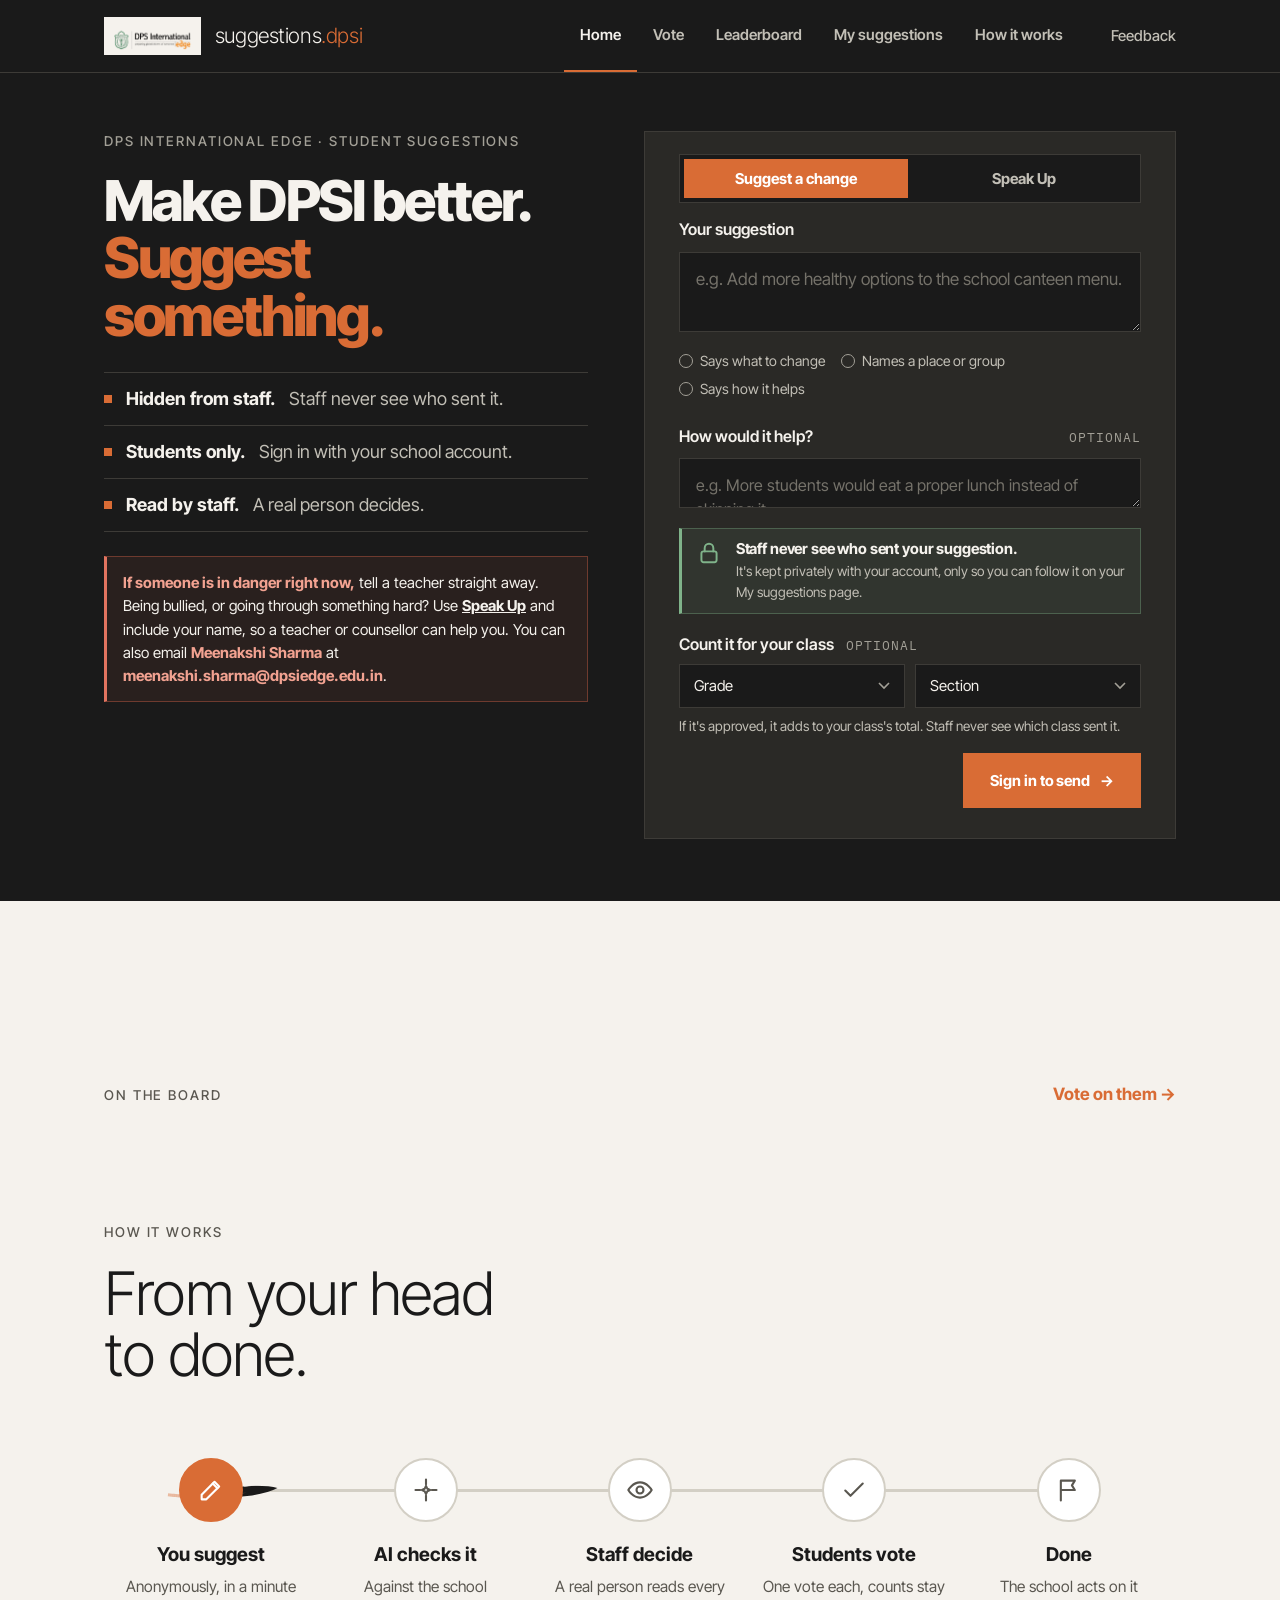
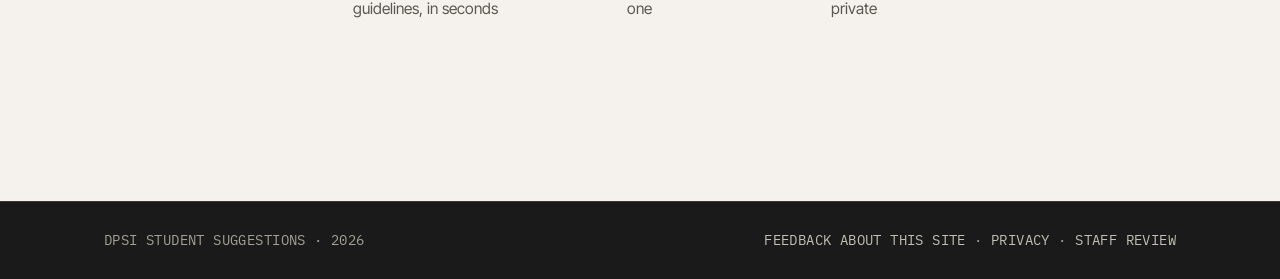
<file: frontend/index.html>
<!doctype html>
<html lang="en">
<head>
  <meta charset="utf-8">
  <meta name="viewport" content="width=device-width, initial-scale=1">
  <title>DPSI School Suggestions</title>
  <meta name="description" content="Suggest changes to DPS International Edge anonymously, and vote for the ones you want.">
  <link rel="icon" href="logo.png">
  <link rel="preconnect" href="https://fonts.googleapis.com">
  <link rel="preconnect" href="https://fonts.gstatic.com" crossorigin>
  <link rel="stylesheet" href="https://fonts.googleapis.com/css2?family=Inter+Tight:wght@300;400;500;600;700;800&family=IBM+Plex+Mono:wght@400;500&display=swap">
  <link rel="stylesheet" href="style.css?v=47">
</head>
<body>
  <a class="skip" href="#suggestion">Skip to the suggestion box</a>
  <header class="nav">
    <div class="wrap nav-inner">
      <a class="brand" href="index.html" aria-label="DPSI School Suggestions, home">
        <span class="brand-plate"><img src="logo.png" alt="DPS International Edge"></span>
        <span class="brand-name">suggestions<span class="accent">.dpsi</span></span>
      </a>
      <nav class="nav-links" aria-label="Pages">
        <a href="index.html" aria-current="page">Home</a>
        <a href="vote.html">Vote</a>
        <a href="leaderboard.html">Leaderboard</a>
        <a href="mine.html">My suggestions</a>
        <a href="how.html">How it works</a>
      </nav>
      <div class="nav-actions">
        <a id="staff-link" class="staff-btn" href="staff.html" hidden>Staff pages</a>
        <a class="link-btn" href="feedback.html">Feedback</a>
        <span id="who" class="who" hidden></span>
        <button id="signin" class="link-btn" type="button" hidden>Sign in</button>
        <button id="signout" class="link-btn" type="button" hidden>Sign out</button>
      </div>
    </div>
  </header>

  <main>
    <section class="band band-dark home home-suggest home-first">
      <div class="wrap home-grid" id="boxes">
        <div class="home-copy">
          <p class="eyebrow">DPS International Edge · Student suggestions</p>
          <h1 class="headline headline-md">Make DPSI better.<br><span class="accent suggest-only">Suggest something.</span><span class="accent speak-only">Speak up safely.</span></h1>
          <ul class="promise speak-only">
            <li><b>Anonymous.</b> <span>Not linked to your account at all.</span></li>
            <li><b>Only staff read it.</b> <span>Never shown to students.</span></li>
            <li><b>Your choice.</b> <span>Add your name if it's about you.</span></li>
          </ul>
          <ul class="promise suggest-only">
            <li><b>Hidden from staff.</b> <span>Staff never see who sent it.</span></li>
            <li><b>Students only.</b> <span>Sign in with your school account.</span></li>
            <li><b>Read by staff.</b> <span>A real person decides.</span></li>
          </ul>
          <!-- Live preview: replaces the promises above while the student
               types, showing the card exactly as the Vote page will. -->
          <article id="preview" class="s-card preview-card suggest-only" hidden>
            <div class="s-meta">
              <span class="s-meta-left"><span class="preview-badge mono">Preview</span><span class="s-cat">How it will look</span></span>
              <span class="mono s-date" id="preview-date"></span>
            </div>
            <p class="s-text" id="preview-text"></p>
            <p class="s-why" id="preview-why" hidden><span class="mono">Why it helps</span><span id="preview-benefit"></span></p>
            <div class="s-foot"><span class="mono">On the Vote page once staff approve it</span><button class="vote" type="button" tabindex="-1" disabled>Vote</button></div>
          </article>
          <p class="not-for">
            <b>If someone is in danger right now,</b> tell a teacher straight
            away. Being bullied, or going through something hard? Use
            <a href="#speak-up" class="to-speak-up">Speak Up</a> and include your
            name, so a teacher or counsellor can help you.
            <!-- Must match HELP in boxes.js. -->
            You can also email <b>Meenakshi Sharma</b> at <b>meenakshi.sharma@dpsiedge.edu.in</b>.
          </p>
        </div>

        <article class="panel panel-dark compose" id="suggest">
          <!-- Two boxes: suggestions (submit.js) and Speak Up (speakup.js). -->
          <div class="box-tabs" role="tablist" aria-label="Choose a box">
            <button type="button" role="tab" id="tab-suggest" aria-controls="submit-form" aria-selected="true">Suggest a change</button>
            <button type="button" role="tab" id="tab-speak" aria-controls="report-form" aria-selected="false">Speak Up</button>
          </div>
          <!-- Above the form, where the student is already looking: both the
               "checking..." message and the result appear here. -->
          <div id="result" class="notice suggest-only" role="status" hidden></div>
          <form id="submit-form" class="form suggest-only" role="tabpanel" aria-labelledby="tab-suggest">
            <label for="suggestion" class="field-label">Your suggestion</label>
            <textarea id="suggestion" maxlength="2000" rows="3" required
              placeholder="e.g. Add more healthy options to the school canteen menu."></textarea>
            <ul class="tips" id="tips" aria-label="Tips for a clear suggestion">
              <li data-tip="what">Says what to change</li>
              <li data-tip="where">Names a place or group</li>
              <li data-tip="why">Says how it helps</li>
            </ul>

            <label for="benefit" class="field-label">
              How would it help? <span class="opt">Optional</span>
            </label>
            <textarea id="benefit" class="short-box" maxlength="1000" rows="2"
              placeholder="e.g. More students would eat a proper lunch instead of skipping it."></textarea>

            <!-- Linked privately to the account so the student can follow it.
                 Staff never see the link. -->
            <div class="anon-always">
              <svg class="anon-lock" viewBox="0 0 24 24" aria-hidden="true">
                <rect x="5" y="10.5" width="14" height="10" rx="2"></rect>
                <path d="M8 10.5V7.5a4 4 0 0 1 8 0v3"></path>
              </svg>
              <div>
                <p class="anon-always-main">Staff never see who sent your suggestion.</p>
                <p class="anon-always-sub">It's kept privately with your account, only so you can follow it on your My suggestions page.</p>
              </div>
            </div>

            <!-- Optional: count it for a grade and section. Staff never see it
                 on the suggestion; only monthly class totals are shown. -->
            <fieldset class="class-pick">
              <legend class="field-label">Count it for your class <span class="opt">Optional</span></legend>
              <div class="class-selects">
                <select id="grade" aria-label="Grade">
                  <option value="">Grade</option>
                  <option>MYP 1</option><option>MYP 2</option><option>MYP 3</option><option>MYP 4</option><option>MYP 5</option>
                  <option>DP 1</option><option>DP 2</option><option>CP 1</option><option>CP 2</option>
                </select>
                <select id="section" aria-label="Section">
                  <option value="">Section</option>
                  <option>A</option><option>B</option><option>C</option><option>D</option><option>E</option>
                </select>
              </div>
              <p class="class-note" id="class-note">If it's approved, it adds to your class's total. Staff never see which class sent it.</p>
            </fieldset>

            <div class="form-foot">
              <span id="counter" class="mono counter" aria-live="polite"></span>
              <button id="send" type="submit" class="btn btn-primary">
                <span class="btn-label">Sign in to send</span>
                <span aria-hidden="true">→</span>
              </button>
            </div>
          </form>
          <p id="signed-as" class="mono form-note suggest-only"></p>

          <!-- Speak Up: tell teachers about something wrong
               (docs/setup-speak-up.sql). Anonymous unless "Include my name". -->
          <div id="report-result" class="notice speak-only" role="status" hidden></div>
          <form id="report-form" class="form speak-only" role="tabpanel" aria-labelledby="tab-speak">
            <label for="report" class="field-label">What happened?</label>
            <textarea id="report" maxlength="2000" rows="4" required
              placeholder="e.g. I saw someone..."></textarea>

            <label for="place" class="field-label">
              Where and when? <span class="opt">Optional</span>
            </label>
            <input id="place" class="short-box" type="text" maxlength="300" autocomplete="off"
              placeholder="e.g. During breakfast in the dining hall">

            <div class="anon-choice">
              <label class="anon-toggle" for="named">
                <input type="checkbox" id="named">
                <span class="anon-switch" aria-hidden="true"></span>
                <span><b>Include my name</b> <span class="opt">Optional</span></span>
              </label>
              <div id="named-off" class="anon-note">
                Off: completely anonymous. It isn't linked to your account at
                all, so nobody can find out it was you, and teachers can't reply.
              </div>
              <div id="named-on" class="anon-note anon-warning" hidden>
                <b>The teacher who reads it will see your name and email,</b> so
                they can talk to you. Use this if it's about you, like bullying.
              </div>
            </div>

            <div class="form-foot">
              <span id="report-counter" class="mono counter" aria-live="polite"></span>
              <button id="report-send" type="submit" class="btn btn-primary">
                <span class="btn-label">Sign in to send</span>
                <span aria-hidden="true">→</span>
              </button>
            </div>
          </form>
        </article>
      </div>
    </section>

    <!-- Second screen: a reel of suggestions on the board, then the journey
         of a suggestion (a jet flies from stop to stop). -->
    <section class="band band-cream journey-band home-second">
      <div class="wrap">
        <div class="reel-block" id="reel-block">
          <div class="reel-head">
            <p class="eyebrow" id="reel-label">On the board</p>
            <a class="reel-more" href="vote.html">Vote on them <span aria-hidden="true">→</span></a>
          </div>
          <div class="reel" aria-label="Suggestions from other students">
            <div class="reel-track" id="reel"></div>
          </div>
        </div>
        <div class="journey-head">
          <p class="eyebrow">How it works</p>
          <h2 class="h2">From your head<br>to done.</h2>
        </div>
        <div class="journey">
          <div class="journey-track" aria-hidden="true">
            <span class="journey-line"></span>
            <span class="journey-fill"></span>
          </div>
          <ol class="journey-stops">
            <li class="stop s0">
              <span class="stop-dot" aria-hidden="true"><svg viewBox="0 0 24 24"><path d="M4 20h4L19 9l-4-4L4 16z"/><path d="m13.5 6.5 4 4"/></svg></span>
              <b>You suggest</b><span>Anonymously, in a minute</span>
            </li>
            <li class="stop s1">
              <span class="stop-dot" aria-hidden="true"><svg viewBox="0 0 24 24"><path d="M12 3v4M12 17v4M3 12h4M17 12h4"/><path d="M12 8.5 13.2 11l2.3 1-2.3 1L12 15.5 10.8 13l-2.3-1 2.3-1z"/></svg></span>
              <b>AI checks it</b><span>Against the school guidelines, in seconds</span>
            </li>
            <li class="stop s2">
              <span class="stop-dot" aria-hidden="true"><svg viewBox="0 0 24 24"><path d="M2 12s3.6-6.5 10-6.5S22 12 22 12s-3.6 6.5-10 6.5S2 12 2 12z"/><circle cx="12" cy="12" r="3"/></svg></span>
              <b>Staff decide</b><span>A real person reads every one</span>
            </li>
            <li class="stop s3">
              <span class="stop-dot" aria-hidden="true"><svg viewBox="0 0 24 24"><path d="m4.5 12.5 4.5 4.5L19.5 6.5"/></svg></span>
              <b>Students vote</b><span>One vote each, counts stay private</span>
            </li>
            <li class="stop s4">
              <span class="stop-dot" aria-hidden="true"><svg viewBox="0 0 24 24"><path d="M5 21V4M5 4h12l-2.5 4L17 12H5"/></svg></span>
              <b>Done</b><span>The school acts on it</span>
              <span class="stamp" aria-hidden="true">Done</span>
            </li>
          </ol>
        </div>
      </div>
    </section>


    <section class="band band-cream-2 ahead-band" id="ahead-section" hidden>
      <div class="wrap">
        <div class="done-head">
          <div>
            <p class="eyebrow">Going ahead</p>
            <h2 class="h2">No vote needed.<br>The school is on it.</h2>
          </div>
          <p class="mono done-note">Staff approved these straight away</p>
        </div>
        <div id="ahead-list" class="board"></div>
      </div>
    </section>

    <section class="band band-cream done-band" id="done-section" hidden>
      <div class="wrap">
        <div class="done-head">
          <div>
            <p class="eyebrow">Done</p>
            <h2 class="h2">Suggestions the school<br>has acted on.</h2>
          </div>
          <p class="mono done-note"><span id="done-count"></span> · started as student suggestions</p>
        </div>
        <div id="done-list" class="board"></div>
      </div>
    </section>
  </main>

  <footer class="footer footer-min">
    <div class="wrap">
      <div class="footer-bar mono">
        <span>DPSI Student Suggestions · 2026</span>
        <span><a href="feedback.html">Feedback about this site</a> · <a href="privacy.html">Privacy</a> · <a href="staff.html">Staff review</a></span>
      </div>
    </div>
  </footer>

  <script type="module" src="submit.js?v=36"></script>
  <script type="module" src="speakup.js?v=2"></script>
  <script type="module" src="ideas.js?v=40"></script>
  <script type="module" src="journey.js?v=2"></script>
  <script type="module" src="reveal.js?v=1"></script>
</body>
</html>
</file>
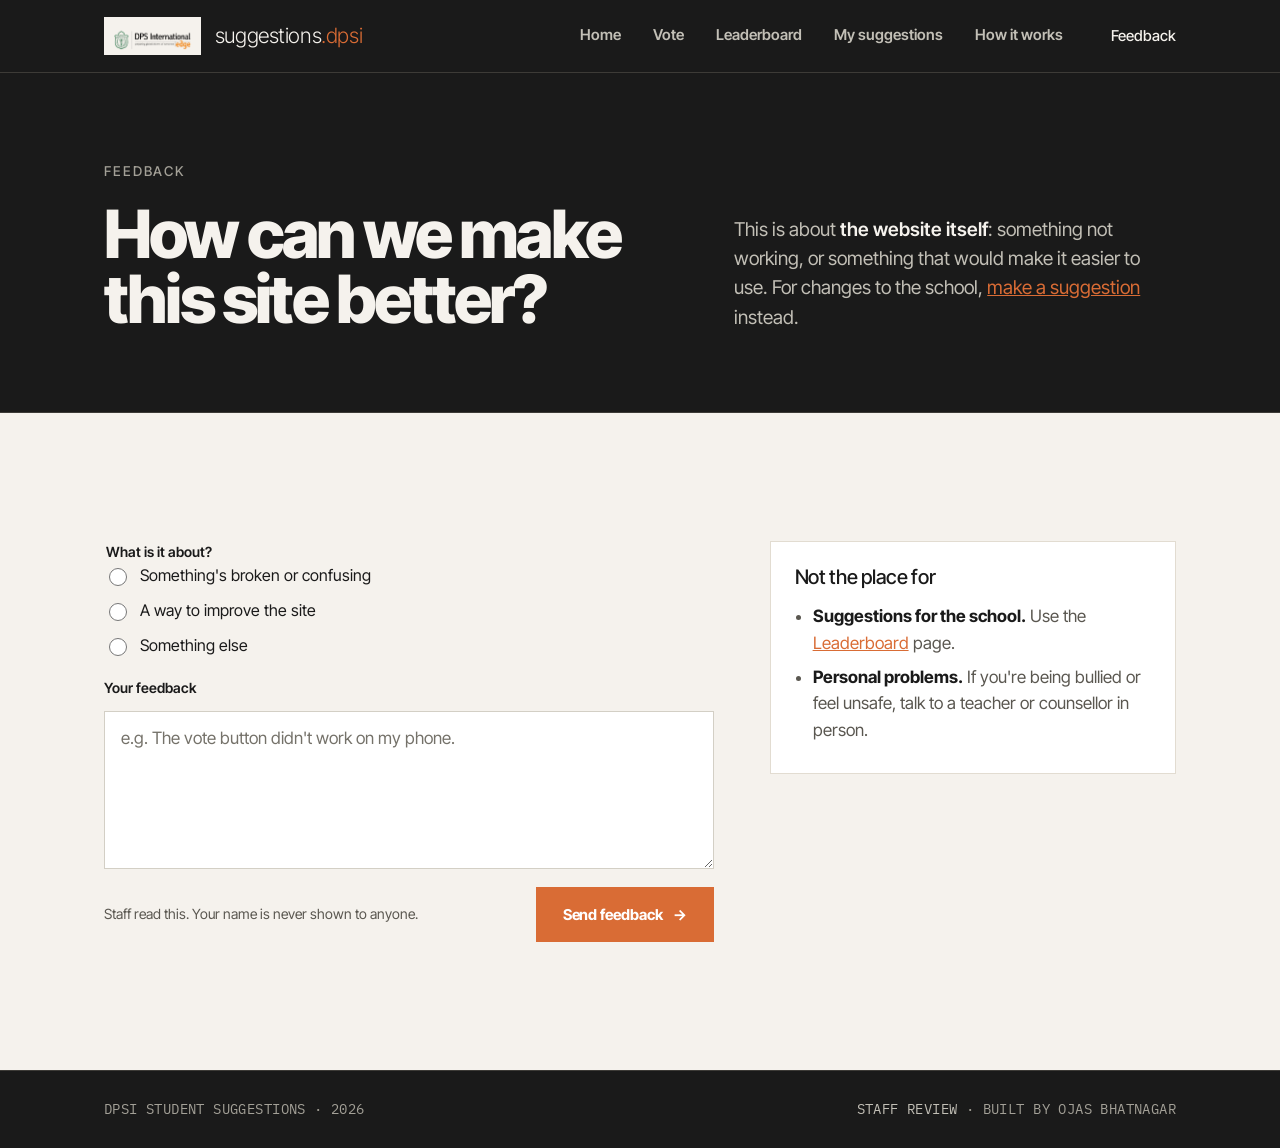
<file: frontend/feedback.html>
<!doctype html>
<html lang="en">
<head>
  <meta charset="utf-8">
  <meta name="viewport" content="width=device-width, initial-scale=1">
  <title>Feedback — DPSI School Suggestions</title>
  <meta name="description" content="Tell us about the suggestion site itself: something broken, or a way to make it better.">
  <link rel="icon" href="logo.png">
  <link rel="preconnect" href="https://fonts.googleapis.com">
  <link rel="preconnect" href="https://fonts.gstatic.com" crossorigin>
  <link rel="stylesheet" href="https://fonts.googleapis.com/css2?family=Inter+Tight:wght@300;400;500;600;700;800&family=IBM+Plex+Mono:wght@400;500&display=swap">
  <link rel="stylesheet" href="style.css?v=47">
</head>
<body>
  <header class="nav">
    <div class="wrap nav-inner">
      <a class="brand" href="index.html" aria-label="DPSI School Suggestions, home">
        <span class="brand-plate"><img src="logo.png" alt="DPS International Edge"></span>
        <span class="brand-name">suggestions<span class="accent">.dpsi</span></span>
      </a>
      <nav class="nav-links" aria-label="Pages">
        <a href="index.html">Home</a>
        <a href="vote.html">Vote</a>
        <a href="leaderboard.html">Leaderboard</a>
        <a href="mine.html">My suggestions</a>
        <a href="how.html">How it works</a>
      </nav>
      <div class="nav-actions">
        <a id="staff-link" class="staff-btn" href="staff.html" hidden>Staff pages</a>
        <a class="link-btn" href="feedback.html" aria-current="page">Feedback</a>
        <span id="who" class="who" hidden></span>
        <button id="signin" class="link-btn" type="button" hidden>Sign in</button>
        <button id="signout" class="link-btn" type="button" hidden>Sign out</button>
      </div>
    </div>
  </header>

  <main>
    <section class="band band-dark page-head">
      <div class="wrap page-head-grid">
        <div>
          <p class="eyebrow">Feedback</p>
          <h1 class="headline headline-md">How can we make<br>this site better?</h1>
        </div>
        <p class="page-head-note">
          This is about <b>the website itself</b>: something not working, or
          something that would make it easier to use. For changes to the school,
          <a href="index.html">make a suggestion</a> instead.
        </p>
      </div>
    </section>

    <section class="band band-cream">
      <div class="wrap feedback-wrap">
        <form id="feedback-form" class="feedback-form">
          <fieldset class="kind-choice">
            <legend class="field-label-l">What is it about?</legend>
            <label><input type="radio" name="kind" value="broken" required> Something's broken or confusing</label>
            <label><input type="radio" name="kind" value="improve"> A way to improve the site</label>
            <label><input type="radio" name="kind" value="other"> Something else</label>
          </fieldset>
          <label class="field-label-l" for="feedback-text">Your feedback</label>
          <textarea id="feedback-text" rows="5" maxlength="1000" required
            placeholder="e.g. The vote button didn't work on my phone."></textarea>
          <div class="form-foot">
            <span class="hint">Staff read this. Your name is never shown to anyone.</span>
            <button id="feedback-send" class="btn btn-primary" type="submit">Send feedback <span aria-hidden="true">→</span></button>
          </div>
          <div id="feedback-result" class="notice" role="status" hidden></div>
        </form>

        <aside class="feedback-aside">
          <h2 class="h3">Not the place for</h2>
          <ul>
            <li><b>Suggestions for the school.</b> Use the <a href="leaderboard.html">Leaderboard</a> page.</li>
            <li><b>Personal problems.</b> If you're being bullied or feel unsafe, talk to a teacher or counsellor in person.</li>
          </ul>
        </aside>
      </div>
    </section>
  </main>

  <footer class="footer footer-min">
    <div class="wrap">
      <div class="footer-bar mono">
        <span>DPSI Student Suggestions · 2026</span>
        <span><a href="staff.html">Staff review</a> · Built by Ojas Bhatnagar</span>
      </div>
    </div>
  </footer>

  <script type="module" src="feedback.js?v=27"></script>
  <script type="module" src="reveal.js?v=1"></script>
</body>
</html>
</file>
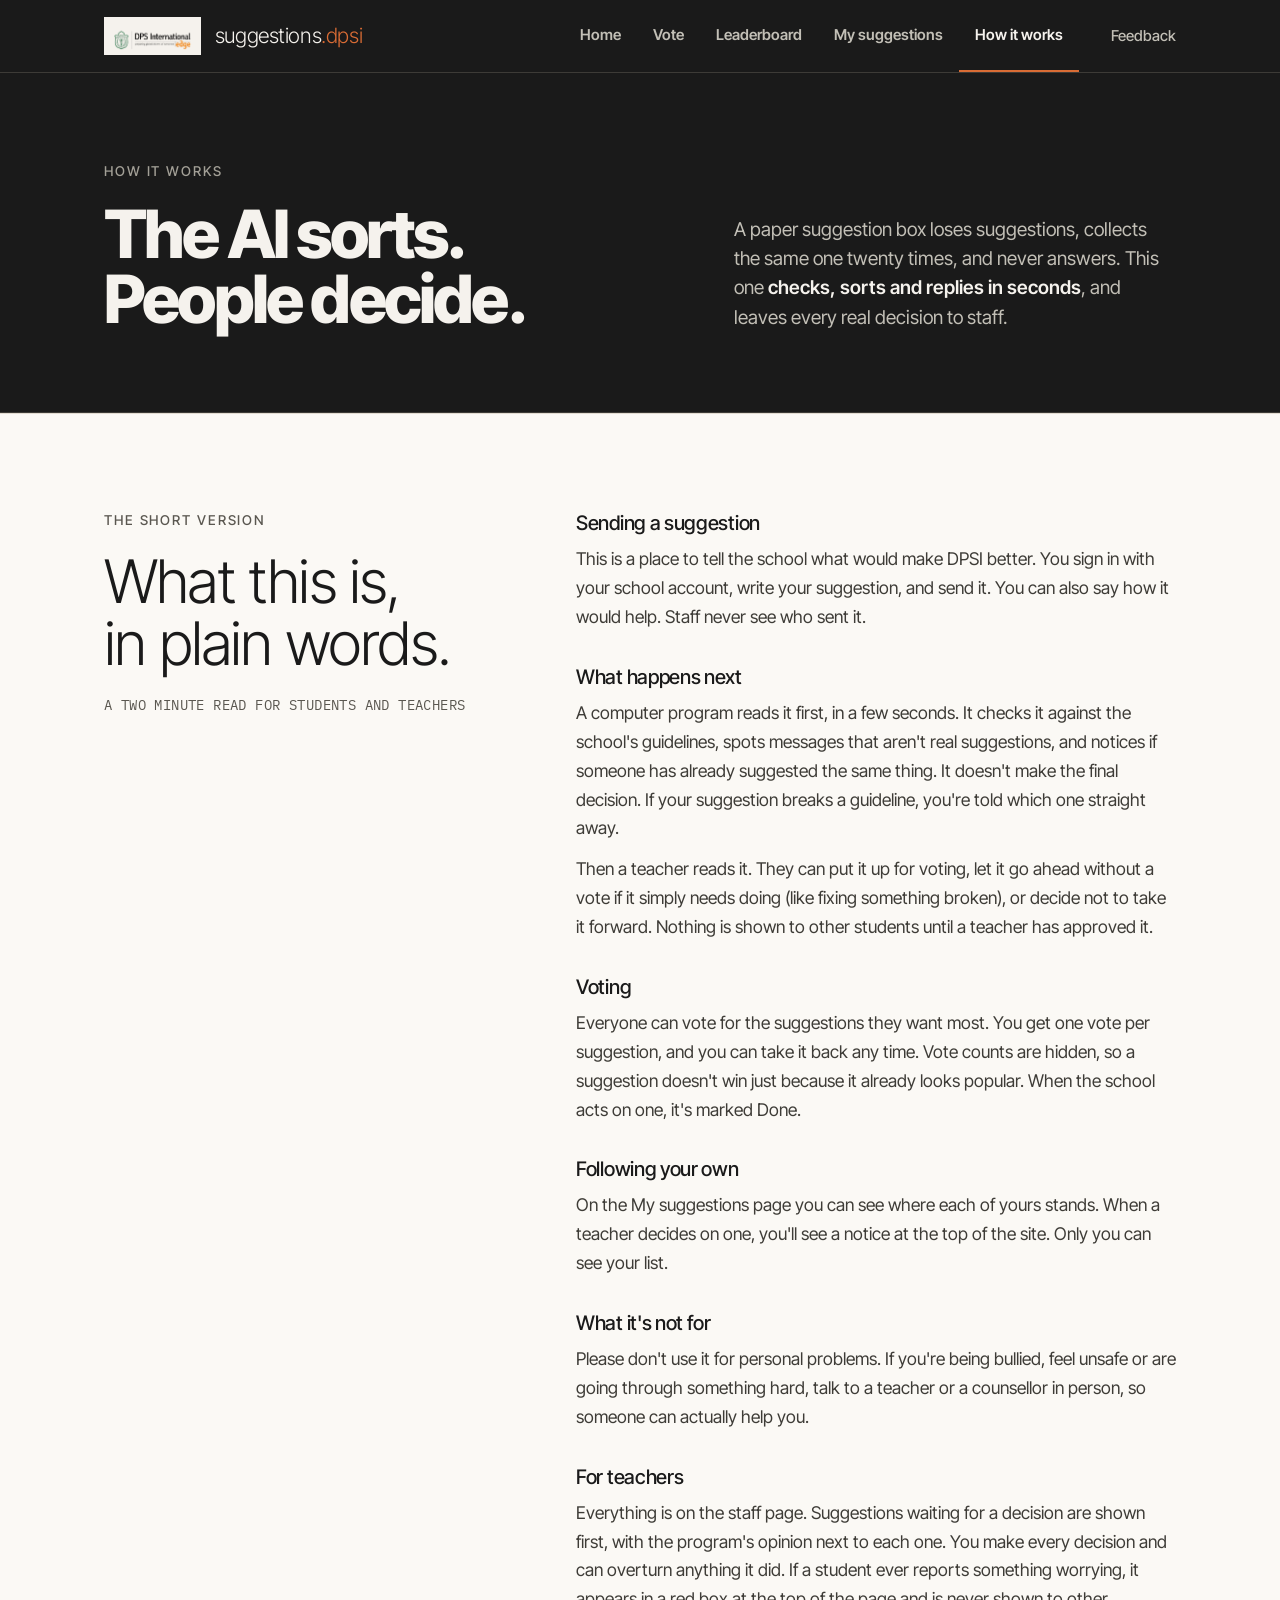
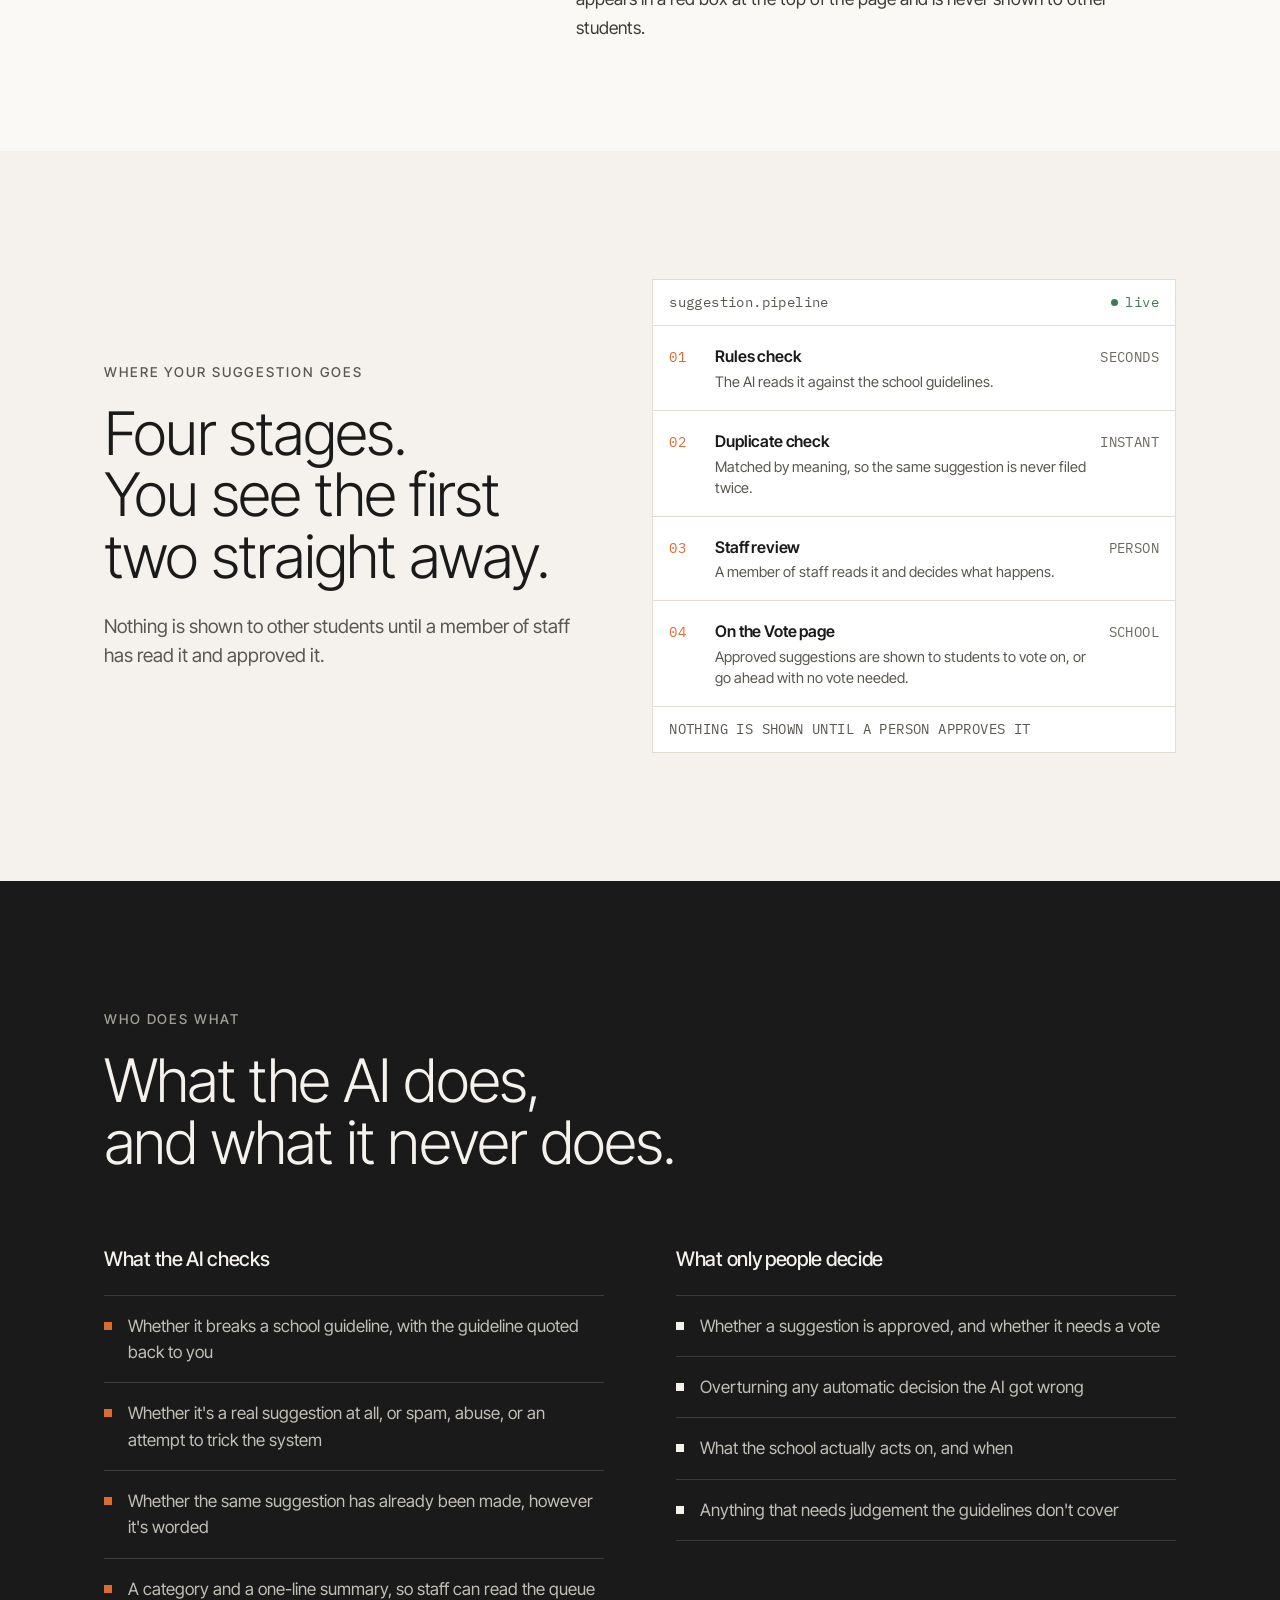
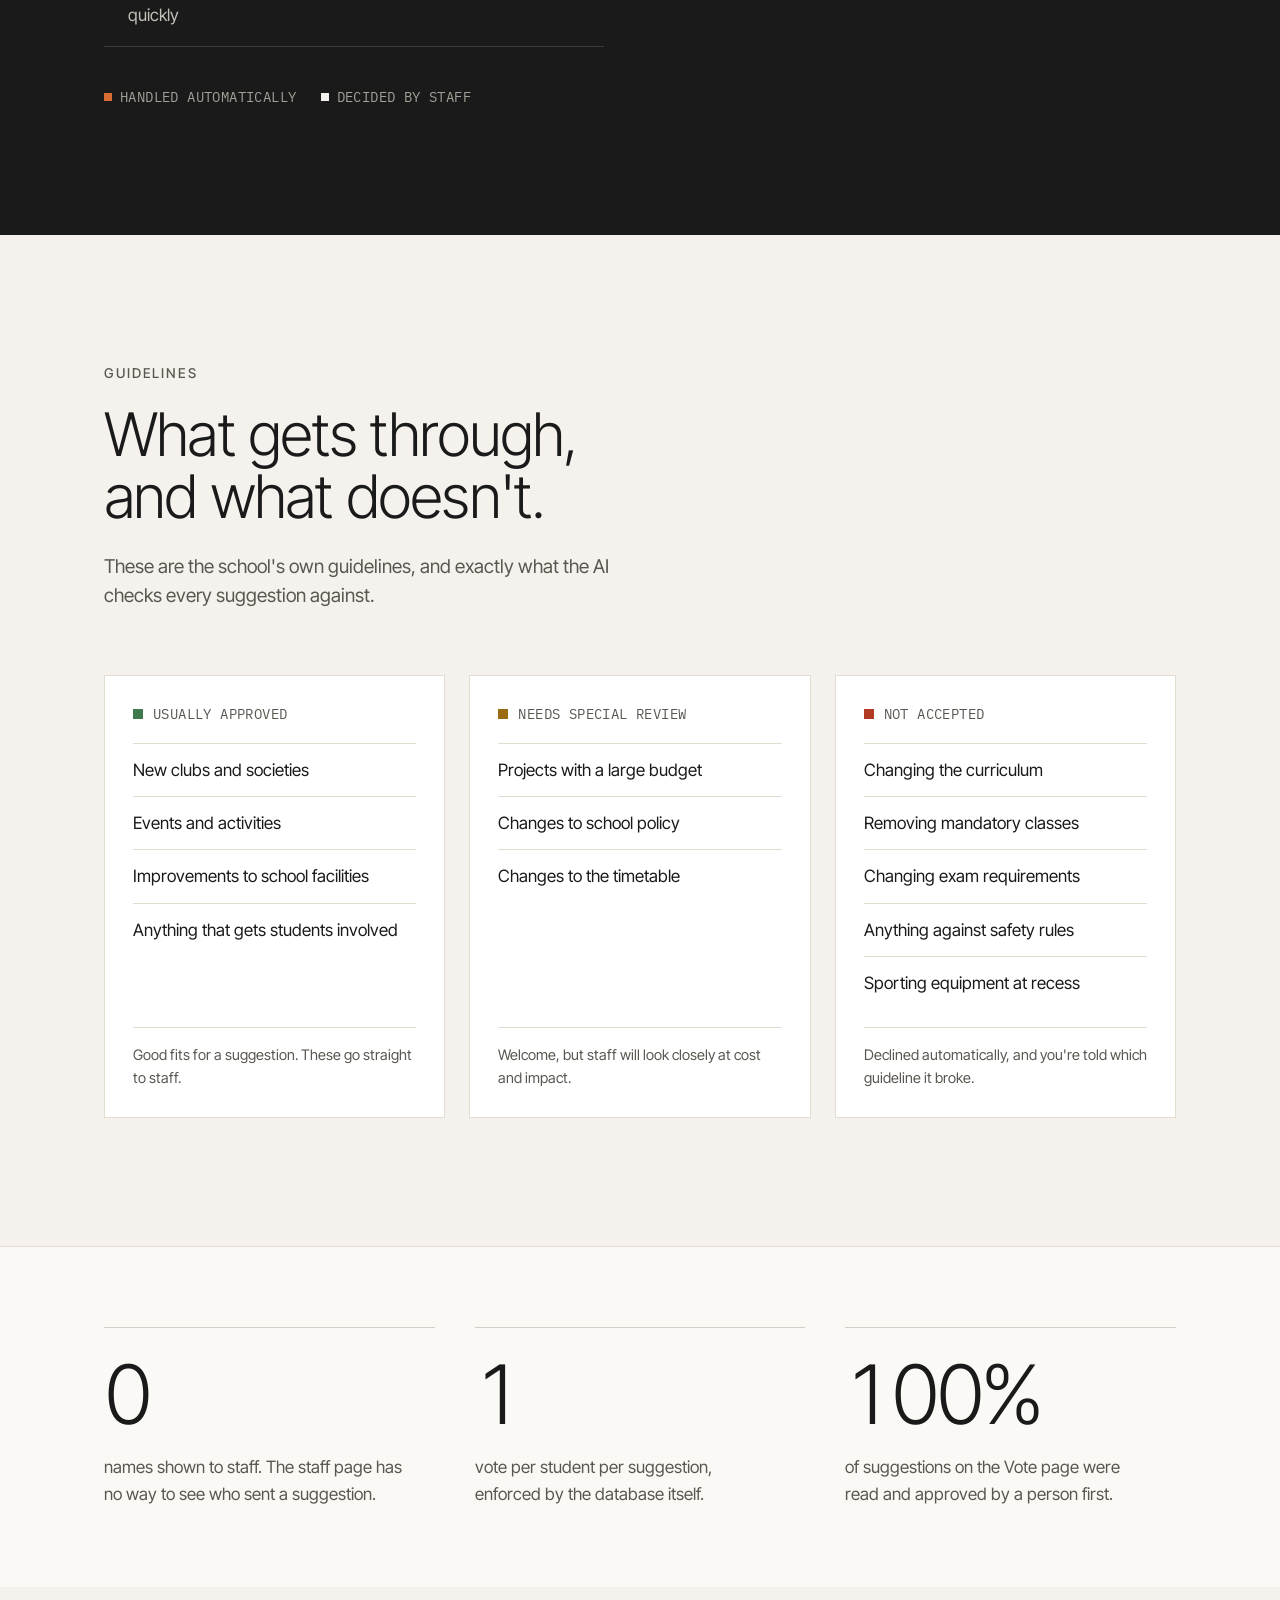
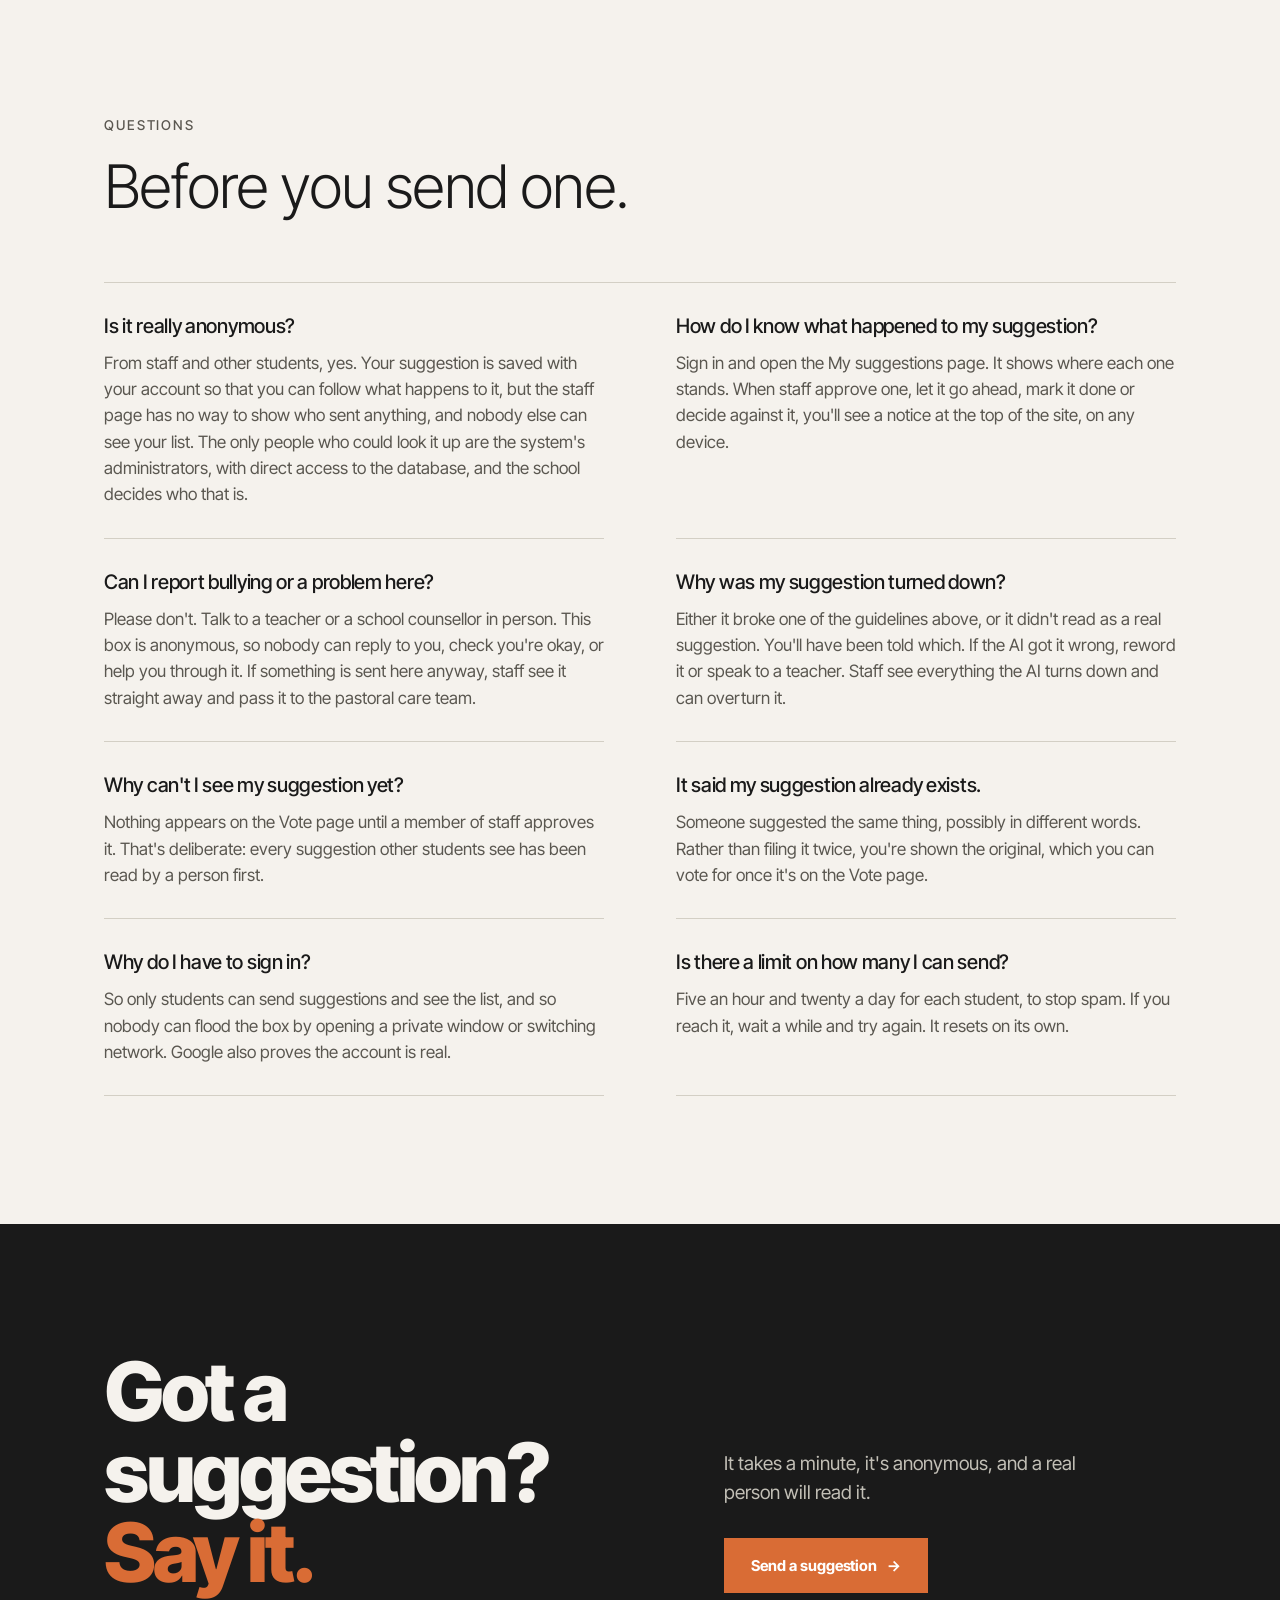
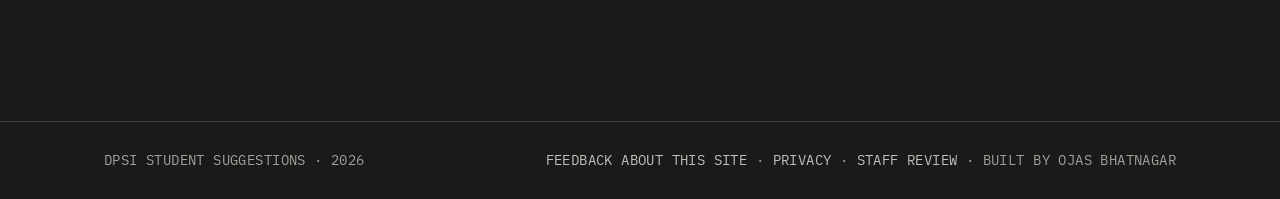
<file: frontend/how.html>
<!doctype html>
<html lang="en">
<head>
  <meta charset="utf-8">
  <meta name="viewport" content="width=device-width, initial-scale=1">
  <title>How It Works — DPSI School Suggestions</title>
  <meta name="description" content="How the DPSI suggestion box works: what the AI checks, what staff decide, the school guidelines, and common questions.">
  <link rel="icon" href="logo.png">
  <link rel="preconnect" href="https://fonts.googleapis.com">
  <link rel="preconnect" href="https://fonts.gstatic.com" crossorigin>
  <link rel="stylesheet" href="https://fonts.googleapis.com/css2?family=Inter+Tight:wght@300;400;500;600;700;800&family=IBM+Plex+Mono:wght@400;500&display=swap">
  <link rel="stylesheet" href="style.css?v=47">
</head>
<body>
  <header class="nav">
    <div class="wrap nav-inner">
      <a class="brand" href="index.html" aria-label="DPSI School Suggestions, home">
        <span class="brand-plate"><img src="logo.png" alt="DPS International Edge"></span>
        <span class="brand-name">suggestions<span class="accent">.dpsi</span></span>
      </a>
      <nav class="nav-links" aria-label="Pages">
        <a href="index.html">Home</a>
        <a href="vote.html">Vote</a>
        <a href="leaderboard.html">Leaderboard</a>
        <a href="mine.html">My suggestions</a>
        <a href="how.html" aria-current="page">How it works</a>
      </nav>
      <div class="nav-actions">
        <a id="staff-link" class="staff-btn" href="staff.html" hidden>Staff pages</a>
        <a class="link-btn" href="feedback.html">Feedback</a>
        <span id="who" class="who" hidden></span>
        <button id="signin" class="link-btn" type="button" hidden>Sign in</button>
        <button id="signout" class="link-btn" type="button" hidden>Sign out</button>
      </div>
    </div>
  </header>

  <main>
    <!-- ============================================================ head -->
    <section class="band band-dark page-head">
      <div class="wrap page-head-grid">
        <div>
          <p class="eyebrow">How it works</p>
          <h1 class="headline headline-md">The AI sorts.<br>People decide.</h1>
        </div>
        <p class="page-head-note">
          A paper suggestion box loses suggestions, collects the same one twenty
          times, and never answers. This one <b>checks, sorts and replies in
          seconds</b>, and leaves every real decision to staff.
        </p>
      </div>
    </section>

    <!-- ============================================================ write-up -->
    <section class="band-cream-2 writeup" id="about">
      <div class="wrap writeup-grid">
        <div>
          <p class="eyebrow">The short version</p>
          <h2 class="h2">What this is,<br>in plain words.</h2>
          <p class="writeup-for mono">A two minute read for students and teachers</p>
        </div>
        <div class="writeup-body">
          <h3 class="h3">Sending a suggestion</h3>
          <p>
            This is a place to tell the school what would make DPSI better. You
            sign in with your school account, write your suggestion, and send
            it. You can also say how it would help. Staff never see who sent
            it.
          </p>

          <h3 class="h3">What happens next</h3>
          <p>
            A computer program reads it first, in a few seconds. It checks it
            against the school's guidelines, spots messages that aren't real
            suggestions, and notices if someone has already suggested the same
            thing. It doesn't make the final decision. If your suggestion breaks
            a guideline, you're told which one straight away.
          </p>
          <p>
            Then a teacher reads it. They can put it up for voting, let it go
            ahead without a vote if it simply needs doing (like fixing something
            broken), or decide not to take it forward. Nothing is shown to other
            students until a teacher has approved it.
          </p>

          <h3 class="h3">Voting</h3>
          <p>
            Everyone can vote for the suggestions they want most. You get one
            vote per suggestion, and you can take it back any time. Vote counts
            are hidden, so a suggestion doesn't win just because it already
            looks popular. When the school acts on one, it's marked Done.
          </p>

          <h3 class="h3">Following your own</h3>
          <p>
            On the My suggestions page you can see where each
            of yours stands. When a teacher decides on one, you'll see a notice
            at the top of the site. Only you can see your list.
          </p>

          <h3 class="h3">What it's not for</h3>
          <p>
            Please don't use it for personal problems. If you're being bullied,
            feel unsafe or are going through something hard, talk to a teacher or
            a counsellor in person, so someone can actually help you.
          </p>

          <h3 class="h3">For teachers</h3>
          <p>
            Everything is on the staff page. Suggestions waiting for a decision
            are shown first, with the program's opinion next to each one. You
            make every decision and can overturn anything it did. If a student
            ever reports something worrying, it appears in a red box at the top
            of the page and is never shown to other students.
          </p>
        </div>
      </div>
    </section>

    <!-- ============================================================ pipeline -->
    <section class="band band-cream">
      <div class="wrap statement-grid">
        <div>
          <p class="eyebrow">Where your suggestion goes</p>
          <h2 class="h2">Four stages.<br>You see the first two straight away.</h2>
          <p class="section-lede">
            Nothing is shown to other students until a member of staff has
            read it and approved it.
          </p>
        </div>

        <div class="console" aria-label="How a suggestion is processed">
          <div class="console-bar mono">
            <span>suggestion.pipeline</span>
            <span class="live"><i aria-hidden="true"></i>live</span>
          </div>
          <ol class="stages">
            <li>
              <span class="mono n">01</span>
              <div><b>Rules check</b><span class="d">The AI reads it against the school guidelines.</span></div>
              <span class="mono t">seconds</span>
            </li>
            <li>
              <span class="mono n">02</span>
              <div><b>Duplicate check</b><span class="d">Matched by meaning, so the same suggestion is never filed twice.</span></div>
              <span class="mono t">instant</span>
            </li>
            <li>
              <span class="mono n">03</span>
              <div><b>Staff review</b><span class="d">A member of staff reads it and decides what happens.</span></div>
              <span class="mono t">person</span>
            </li>
            <li>
              <span class="mono n">04</span>
              <div><b>On the Vote page</b><span class="d">Approved suggestions are shown to students to vote on, or go ahead with no vote needed.</span></div>
              <span class="mono t">school</span>
            </li>
          </ol>
          <div class="console-foot mono">
            <span>Nothing is shown until a person approves it</span>
          </div>
        </div>
      </div>
    </section>

    <!-- ============================================================ ai vs people -->
    <section class="band band-dark" id="ai">
      <div class="wrap">
        <p class="eyebrow">Who does what</p>
        <h2 class="h2">What the AI does,<br>and what it never does.</h2>

        <div class="two-col">
          <div>
            <h3 class="h3">What the AI checks</h3>
            <ul class="spec">
              <li>Whether it breaks a school guideline, with the guideline quoted back to you</li>
              <li>Whether it's a real suggestion at all, or spam, abuse, or an attempt to trick the system</li>
              <li>Whether the same suggestion has already been made, however it's worded</li>
              <li>A category and a one-line summary, so staff can read the queue quickly</li>
            </ul>
          </div>
          <div>
            <h3 class="h3">What only people decide</h3>
            <ul class="spec spec-people">
              <li>Whether a suggestion is approved, and whether it needs a vote</li>
              <li>Overturning any automatic decision the AI got wrong</li>
              <li>What the school actually acts on, and when</li>
              <li>Anything that needs judgement the guidelines don't cover</li>
            </ul>
          </div>
        </div>

        <div class="legend mono">
          <span><i aria-hidden="true"></i>Handled automatically</span>
          <span class="people"><i aria-hidden="true"></i>Decided by staff</span>
        </div>
      </div>
    </section>

    <!-- ============================================================ guidelines -->
    <section class="band band-cream" id="rules">
      <div class="wrap">
        <p class="eyebrow">Guidelines</p>
        <h2 class="h2">What gets through,<br>and what doesn't.</h2>
        <p class="section-lede">
          These are the school's own guidelines, and exactly what the AI checks
          every suggestion against.
        </p>

        <div class="three-col rules" id="rules-cards">
          <div class="rule-card">
            <div class="rule-head mono"><span class="sq sq-ok" aria-hidden="true"></span>Usually approved</div>
            <ul>
              <li>New clubs and societies</li>
              <li>Events and activities</li>
              <li>Improvements to school facilities</li>
              <li>Anything that gets students involved</li>
            </ul>
            <p class="rule-note">Good fits for a suggestion. These go straight to staff.</p>
          </div>

          <div class="rule-card">
            <div class="rule-head mono"><span class="sq sq-warn" aria-hidden="true"></span>Needs special review</div>
            <ul>
              <li>Projects with a large budget</li>
              <li>Changes to school policy</li>
              <li>Changes to the timetable</li>
            </ul>
            <p class="rule-note">Welcome, but staff will look closely at cost and impact.</p>
          </div>

          <div class="rule-card">
            <div class="rule-head mono"><span class="sq sq-bad" aria-hidden="true"></span>Not accepted</div>
            <ul>
              <li>Changing the curriculum</li>
              <li>Removing mandatory classes</li>
              <li>Changing exam requirements</li>
              <li>Anything against safety rules</li>
              <li>Sporting equipment at recess</li>
            </ul>
            <p class="rule-note">Declined automatically, and you're told which guideline it broke.</p>
          </div>
        </div>
      </div>
    </section>

    <!-- ============================================================ stats -->
    <section class="band-cream-2 stats">
      <div class="wrap three-col">
        <div class="stat">
          <span class="num">0</span>
          <p>names shown to staff. The staff page has no way to see who sent a suggestion.</p>
        </div>
        <div class="stat">
          <span class="num">1</span>
          <p>vote per student per suggestion, enforced by the database itself.</p>
        </div>
        <div class="stat">
          <span class="num">100%</span>
          <p>of suggestions on the Vote page were read and approved by a person first.</p>
        </div>
      </div>
    </section>

    <!-- ============================================================ faq -->
    <section class="band band-cream" id="faq">
      <div class="wrap">
        <p class="eyebrow">Questions</p>
        <h2 class="h2">Before you send one.</h2>

        <div class="faq">
          <div class="faq-item">
            <h3 class="h3">Is it really anonymous?</h3>
            <p>
              From staff and other students, yes. Your suggestion is saved with
              your account so that you can follow what happens to it, but the
              staff page has no way to show who sent anything, and nobody else
              can see your list. The only people who could look it up are the
              system's administrators, with direct access to the database, and
              the school decides who that is.
            </p>
          </div>
          <div class="faq-item">
            <h3 class="h3">How do I know what happened to my suggestion?</h3>
            <p>
              Sign in and open the My suggestions page. It shows where
              each one stands. When staff approve one, let it go ahead, mark it
              done or decide against it, you'll see a notice at the top of the
              site, on any device.
            </p>
          </div>
          <div class="faq-item">
            <h3 class="h3">Can I report bullying or a problem here?</h3>
            <p>
              Please don't. Talk to a teacher or a school counsellor in person.
              This box is anonymous, so nobody can reply to you, check you're
              okay, or help you through it. If something is sent here anyway,
              staff see it straight away and pass it to the pastoral care team.
            </p>
          </div>
          <div class="faq-item">
            <h3 class="h3">Why was my suggestion turned down?</h3>
            <p>
              Either it broke one of the guidelines above, or it didn't read as
              a real suggestion. You'll have been told which. If the AI got it
              wrong, reword it or speak to a teacher. Staff see everything the
              AI turns down and can overturn it.
            </p>
          </div>
          <div class="faq-item">
            <h3 class="h3">Why can't I see my suggestion yet?</h3>
            <p>
              Nothing appears on the Vote page until a member of staff approves
              it. That's deliberate: every suggestion other students see has been read
              by a person first.
            </p>
          </div>
          <div class="faq-item">
            <h3 class="h3">It said my suggestion already exists.</h3>
            <p>
              Someone suggested the same thing, possibly in different words.
              Rather than filing it twice, you're shown the original, which you
              can vote for once it's on the Vote page.
            </p>
          </div>
          <div class="faq-item">
            <h3 class="h3">Why do I have to sign in?</h3>
            <p>
              So only students can send suggestions and see the list, and so nobody
              can flood the box by opening a private window or switching
              network. Google also proves the account is real.
            </p>
          </div>
          <div class="faq-item">
            <h3 class="h3">Is there a limit on how many I can send?</h3>
            <p>
              Five an hour and twenty a day for each student, to stop spam. If
              you reach it, wait a while and try again. It resets on its own.
            </p>
          </div>
        </div>
      </div>
    </section>

    <!-- ============================================================ cta -->
    <section class="band band-dark">
      <div class="wrap cta-inner">
        <h2 class="headline">Got a suggestion?<br><span class="accent">Say it.</span></h2>
        <div class="cta-side">
          <p>It takes a minute, it's anonymous, and a real person will read it.</p>
          <a class="btn btn-primary" href="index.html">Send a suggestion <span aria-hidden="true">→</span></a>
        </div>
      </div>
    </section>
  </main>

  <footer class="footer footer-min">
    <div class="wrap">
      <div class="footer-bar mono">
        <span>DPSI Student Suggestions · 2026</span>
        <span><a href="feedback.html">Feedback about this site</a> · <a href="privacy.html">Privacy</a> · <a href="staff.html">Staff review</a> · Built by Ojas Bhatnagar</span>
      </div>
    </div>
  </footer>

  <script type="module" src="how.js?v=30"></script>
  <script type="module" src="reveal.js?v=1"></script>
</body>
</html>
</file>
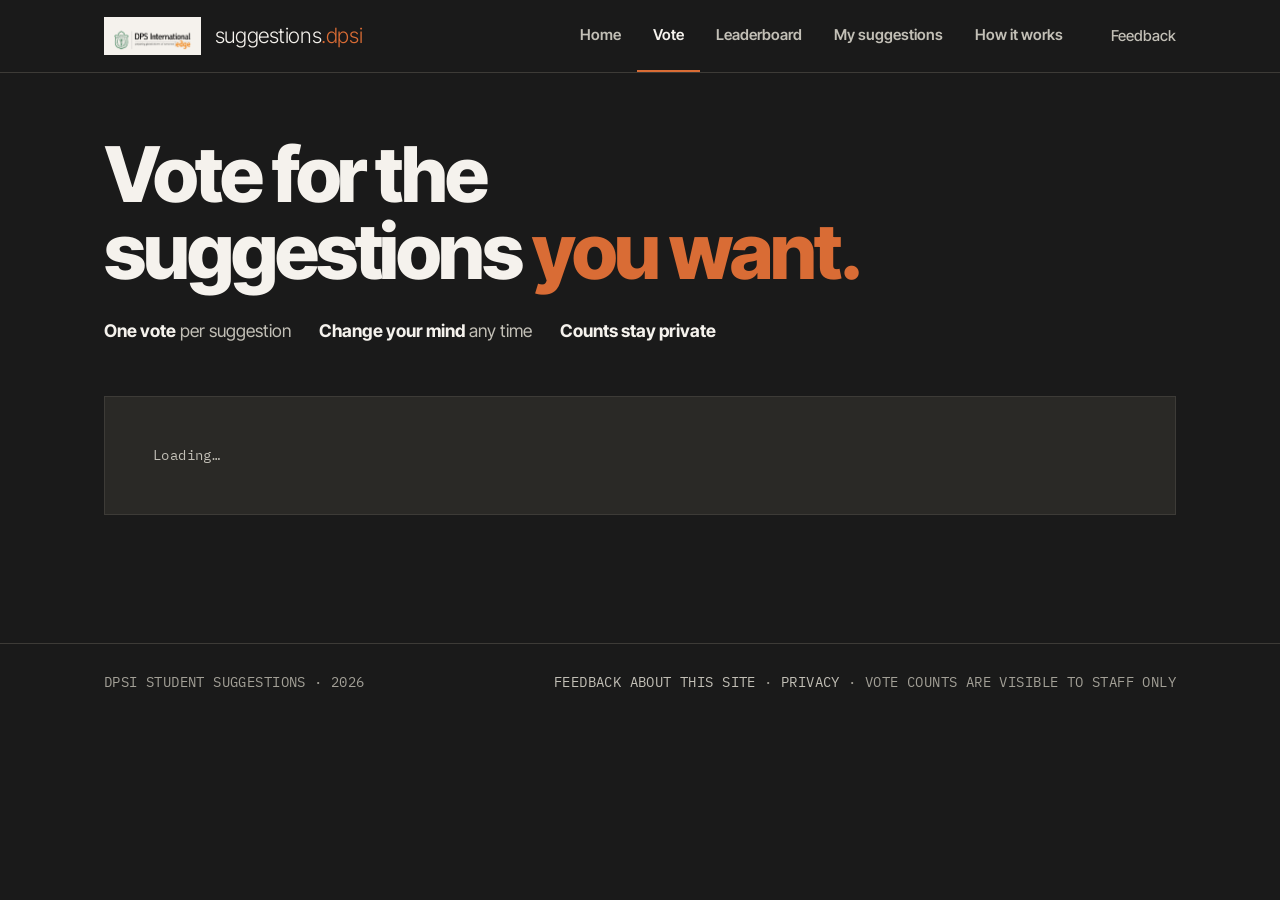
<file: frontend/ideas.html>
<!doctype html>
<html lang="en">
<head>
  <meta charset="utf-8">
  <meta name="viewport" content="width=device-width, initial-scale=1">
  <title>DPSI School Suggestions</title>
  <!-- The Ideas page became the home page (vote.html). This keeps old links
       and bookmarks to ideas.html working. -->
  <meta http-equiv="refresh" content="0; url=vote.html">
  <link rel="canonical" href="vote.html">
  <script>location.replace("vote.html" + location.search);</script>
  <style>body { margin: 0; background: #1A1A1A; color: #F5F2ED; font-family: sans-serif; padding: 24px; }</style>
</head>
<body>
  <p>The ideas have moved to the <a href="vote.html" style="color:#D96C35">home page</a>.</p>
</body>
</html>
</file>
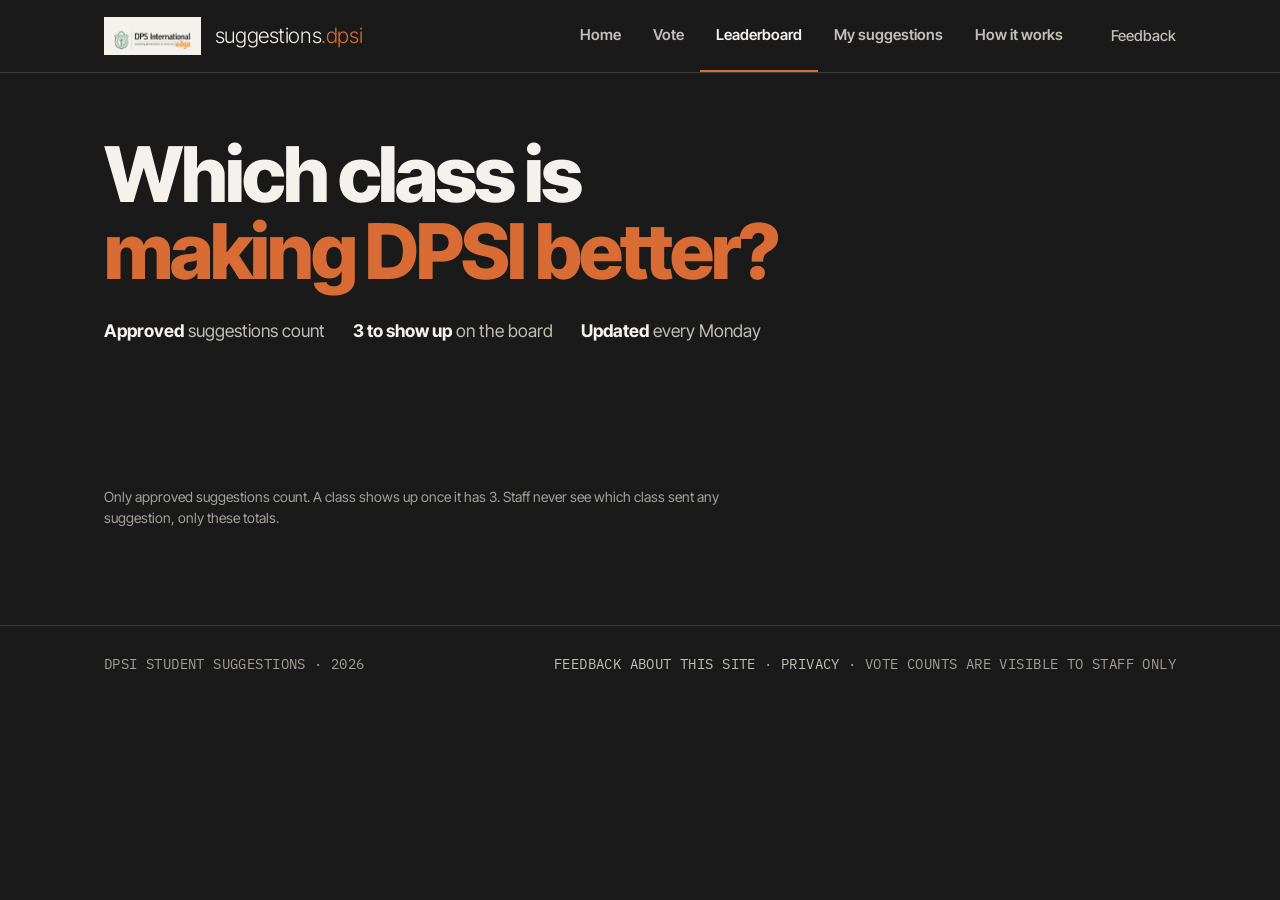
<file: frontend/leaderboard.html>
<!doctype html>
<html lang="en">
<head>
  <meta charset="utf-8">
  <meta name="viewport" content="width=device-width, initial-scale=1">
  <title>Leaderboard | DPSI School Suggestions</title>
  <meta name="description" content="Which grade and section is making DPS International Edge better: monthly class totals of approved suggestions.">
  <link rel="icon" href="logo.png">
  <link rel="preconnect" href="https://fonts.googleapis.com">
  <link rel="preconnect" href="https://fonts.gstatic.com" crossorigin>
  <link rel="stylesheet" href="https://fonts.googleapis.com/css2?family=Inter+Tight:wght@300;400;500;600;700;800&family=IBM+Plex+Mono:wght@400;500&display=swap">
  <link rel="stylesheet" href="style.css?v=47">
</head>
<body>
  <header class="nav">
    <div class="wrap nav-inner">
      <a class="brand" href="index.html" aria-label="DPSI School Suggestions, home">
        <span class="brand-plate"><img src="logo.png" alt="DPS International Edge"></span>
        <span class="brand-name">suggestions<span class="accent">.dpsi</span></span>
      </a>
      <nav class="nav-links" aria-label="Pages">
        <a href="index.html">Home</a>
        <a href="vote.html">Vote</a>
        <a href="leaderboard.html" aria-current="page">Leaderboard</a>
        <a href="mine.html">My suggestions</a>
        <a href="how.html">How it works</a>
      </nav>
      <div class="nav-actions">
        <a id="staff-link" class="staff-btn" href="staff.html" hidden>Staff pages</a>
        <a class="link-btn" href="feedback.html">Feedback</a>
        <span id="who" class="who" hidden></span>
        <button id="signin" class="link-btn" type="button" hidden>Sign in</button>
        <button id="signout" class="link-btn" type="button" hidden>Sign out</button>
      </div>
    </div>
  </header>

  <main class="vote-page">
    <section class="band band-dark vote-head">
      <div class="wrap">
        <h1 class="vote-title">Which class is <span class="accent">making DPSI better?</span></h1>
        <p class="vote-rules">
          <span><b>Approved</b> suggestions count</span>
          <span><b>3 to show up</b> on the board</span>
          <span><b>Updated</b> every Monday</span>
        </p>
      </div>
    </section>

    <section class="band band-dark classes-band">
      <div class="wrap">
        <div id="classes"></div>
        <p class="classes-rules">Only approved suggestions count. A class shows up once it has 3.
          Staff never see which class sent any suggestion, only these totals.</p>
      </div>
    </section>
  </main>

  <footer class="footer footer-min">
    <div class="wrap">
      <div class="footer-bar mono">
        <span>DPSI Student Suggestions · 2026</span>
        <span><a href="feedback.html">Feedback about this site</a> · <a href="privacy.html">Privacy</a> · Vote counts are visible to staff only</span>
      </div>
    </div>
  </footer>

  <script type="module" src="leaderboard.js?v=1"></script>
  <script type="module" src="reveal.js?v=1"></script>
</body>
</html>
</file>
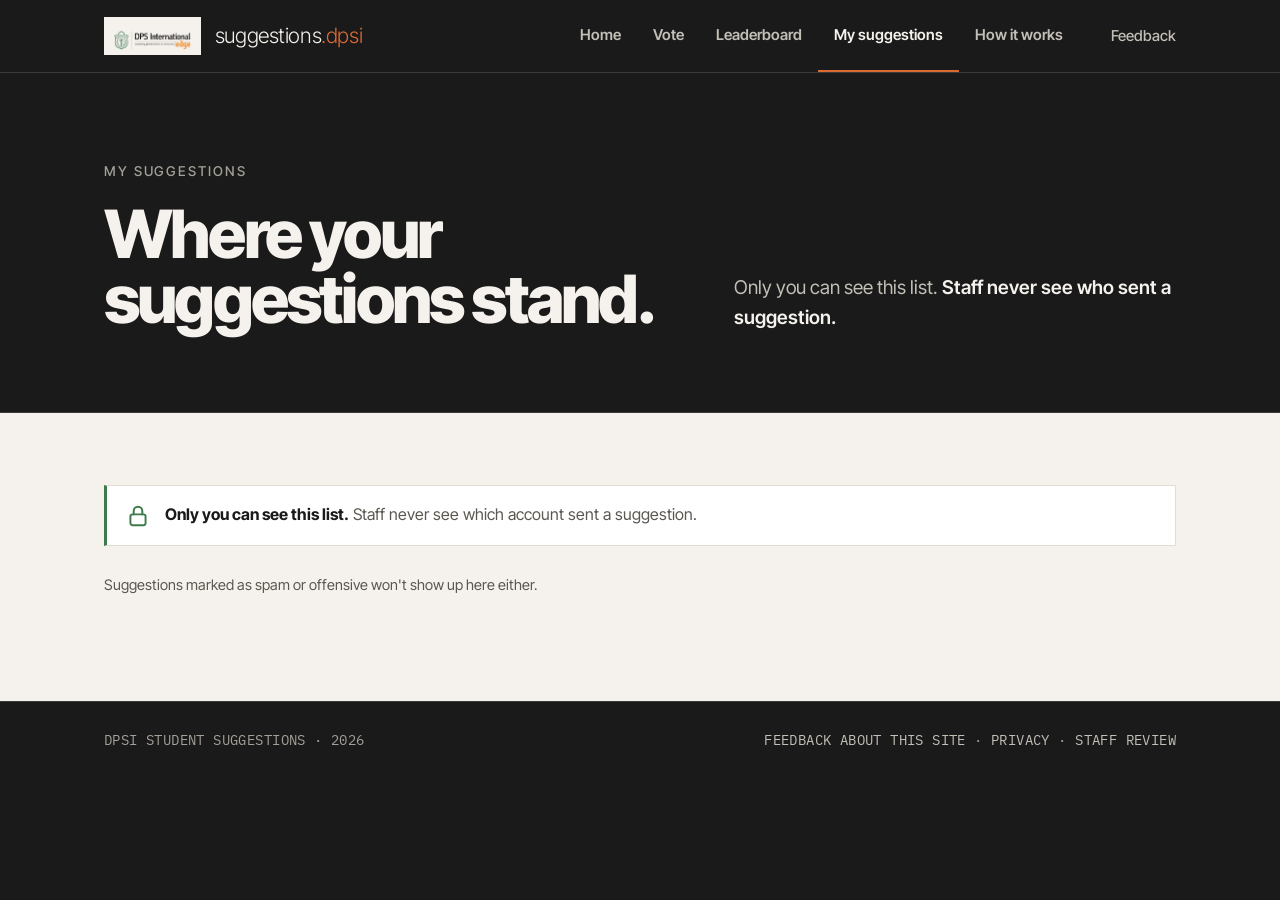
<file: frontend/mine.html>
<!doctype html>
<html lang="en">
<head>
  <meta charset="utf-8">
  <meta name="viewport" content="width=device-width, initial-scale=1">
  <title>My Suggestions — DPSI School Suggestions</title>
  <meta name="description" content="See where your own suggestions stand. Only you can see this list.">
  <meta name="robots" content="noindex">
  <link rel="icon" href="logo.png">
  <link rel="preconnect" href="https://fonts.googleapis.com">
  <link rel="preconnect" href="https://fonts.gstatic.com" crossorigin>
  <link rel="stylesheet" href="https://fonts.googleapis.com/css2?family=Inter+Tight:wght@300;400;500;600;700;800&family=IBM+Plex+Mono:wght@400;500&display=swap">
  <link rel="stylesheet" href="style.css?v=47">
</head>
<body>
  <header class="nav">
    <div class="wrap nav-inner">
      <a class="brand" href="index.html" aria-label="DPSI School Suggestions, home">
        <span class="brand-plate"><img src="logo.png" alt="DPS International Edge"></span>
        <span class="brand-name">suggestions<span class="accent">.dpsi</span></span>
      </a>
      <nav class="nav-links" aria-label="Pages">
        <a href="index.html">Home</a>
        <a href="vote.html">Vote</a>
        <a href="leaderboard.html">Leaderboard</a>
        <a href="mine.html" aria-current="page">My suggestions</a>
        <a href="how.html">How it works</a>
      </nav>
      <div class="nav-actions">
        <a id="staff-link" class="staff-btn" href="staff.html" hidden>Staff pages</a>
        <a class="link-btn" href="feedback.html">Feedback</a>
        <span id="who" class="who" hidden></span>
        <button id="signin" class="link-btn" type="button" hidden>Sign in</button>
        <button id="signout" class="link-btn" type="button" hidden>Sign out</button>
      </div>
    </div>
  </header>

  <main>
    <section class="band band-dark page-head">
      <div class="wrap page-head-grid">
        <div>
          <p class="eyebrow">My suggestions</p>
          <h1 class="headline headline-md">Where your<br>suggestions stand.</h1>
        </div>
        <p class="page-head-note">
          Only you can see this list. <b>Staff never see who sent a
          suggestion.</b>
        </p>
      </div>
    </section>

    <section class="band band-cream mine-page">
      <div class="wrap">
        <div class="mine-notice">
          <svg class="anon-lock" viewBox="0 0 24 24" aria-hidden="true">
            <rect x="5" y="10.5" width="14" height="10" rx="2"></rect>
            <path d="M8 10.5V7.5a4 4 0 0 1 8 0v3"></path>
          </svg>
          <p>
            <b>Only you can see this list.</b>
            Staff never see which account sent a suggestion.
          </p>
        </div>

        <p id="mine-summary" class="mono mine-summary" aria-live="polite"></p>
        <div id="mine-empty" hidden></div>
        <ol id="mine-list" class="mine-list" hidden></ol>

        <p class="mine-footnote">
          Suggestions marked as spam or offensive won't show up here either.
        </p>
      </div>
    </section>
  </main>

  <footer class="footer footer-min">
    <div class="wrap">
      <div class="footer-bar mono">
        <span>DPSI Student Suggestions · 2026</span>
        <span><a href="feedback.html">Feedback about this site</a> · <a href="privacy.html">Privacy</a> · <a href="staff.html">Staff review</a></span>
      </div>
    </div>
  </footer>

  <script type="module" src="mine-page.js?v=30"></script>
  <script type="module" src="reveal.js?v=1"></script>
</body>
</html>
</file>
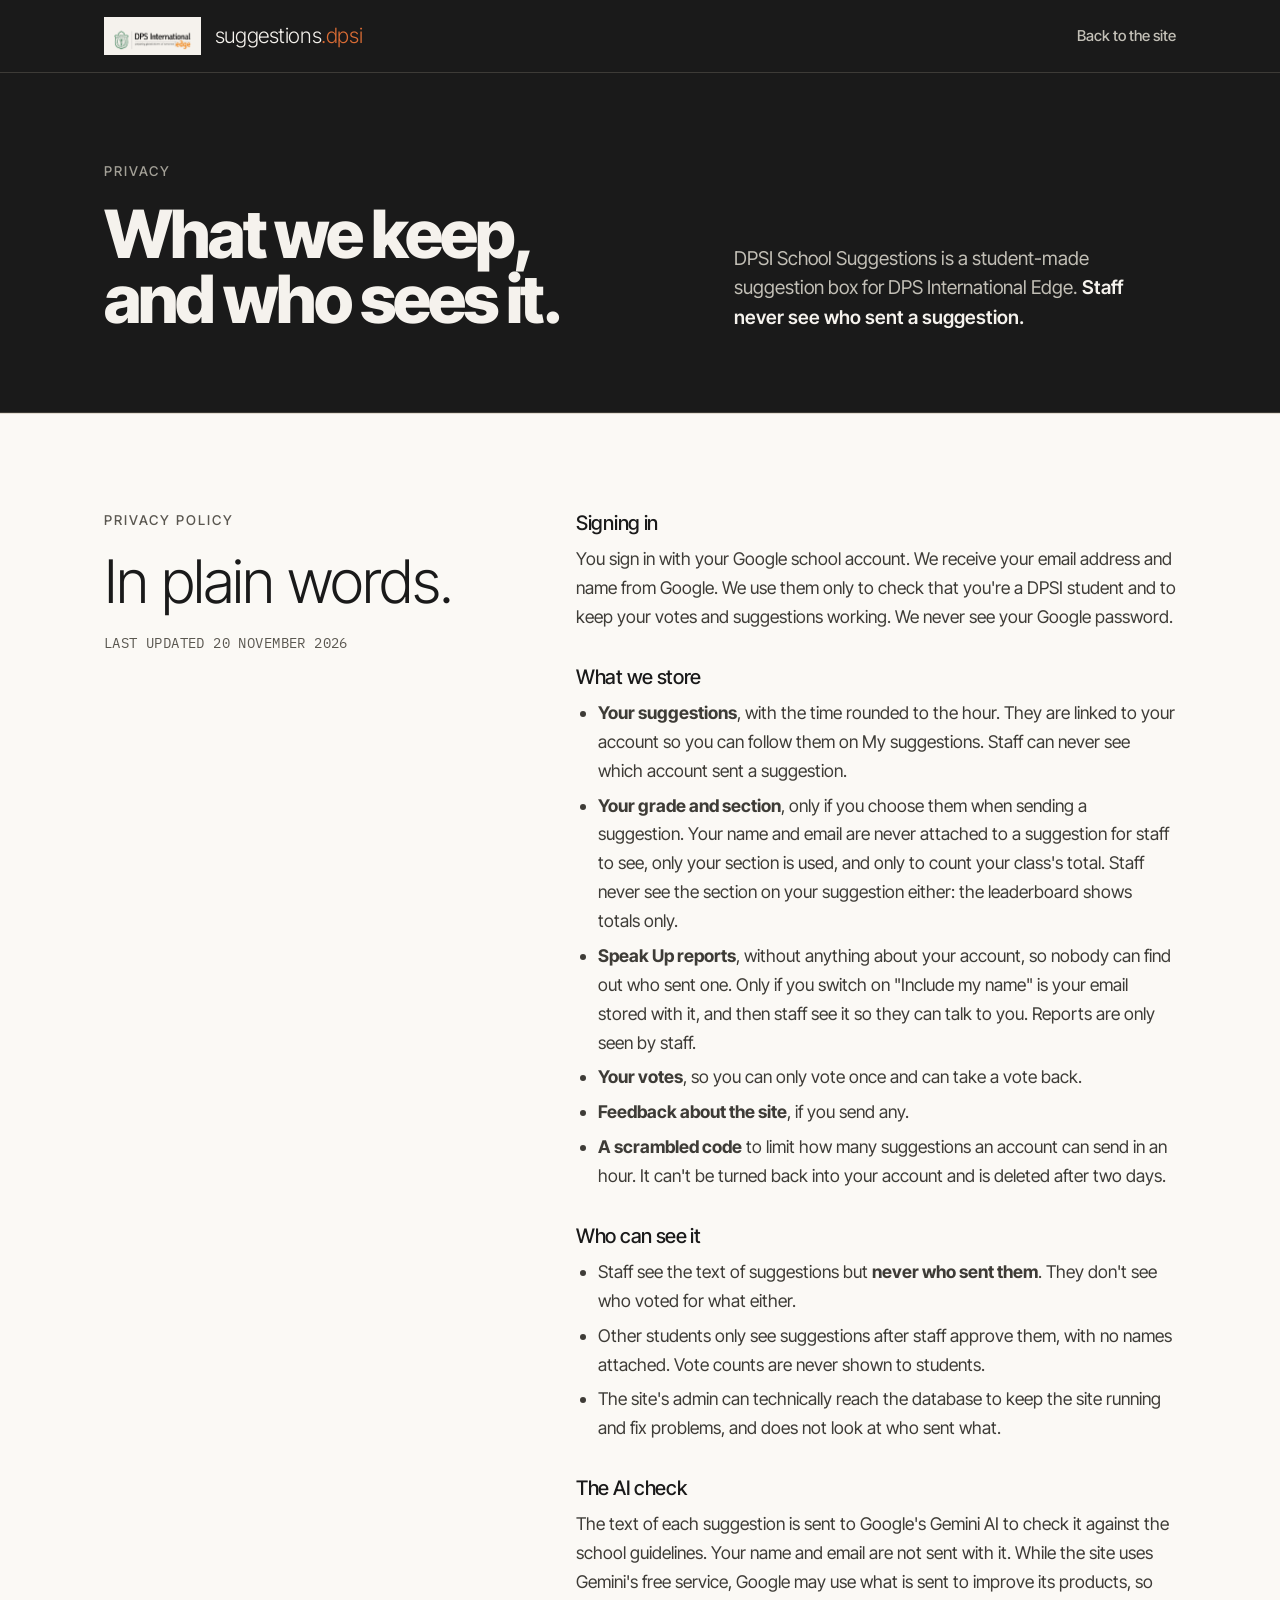
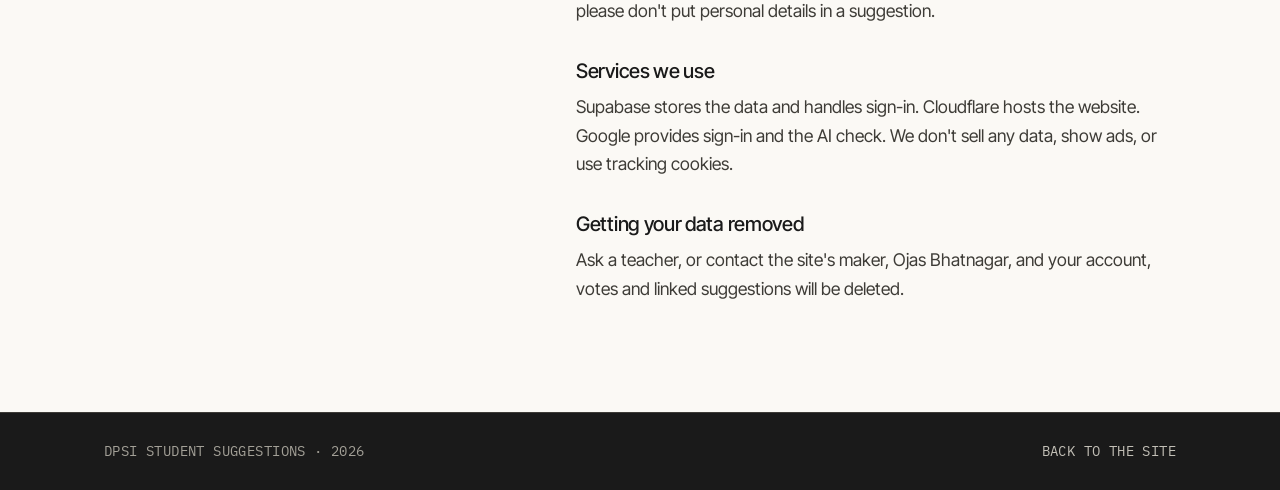
<file: frontend/privacy.html>
<!doctype html>
<html lang="en">
<head>
  <meta charset="utf-8">
  <meta name="viewport" content="width=device-width, initial-scale=1">
  <title>Privacy | DPSI School Suggestions</title>
  <link rel="icon" href="logo.png">
  <link rel="preconnect" href="https://fonts.googleapis.com">
  <link rel="preconnect" href="https://fonts.gstatic.com" crossorigin>
  <link rel="stylesheet" href="https://fonts.googleapis.com/css2?family=Inter+Tight:wght@300;400;500;600;700;800&family=IBM+Plex+Mono:wght@400;500&display=swap">
  <link rel="stylesheet" href="style.css?v=47">
</head>
<body>
  <header class="nav">
    <div class="wrap nav-inner">
      <a class="brand" href="index.html" aria-label="DPSI School Suggestions, home">
        <span class="brand-plate"><img src="logo.png" alt="DPS International Edge"></span>
        <span class="brand-name">suggestions<span class="accent">.dpsi</span></span>
      </a>
      <div class="nav-actions">
        <a class="link-btn" href="index.html">Back to the site</a>
      </div>
    </div>
  </header>

  <main>
    <section class="band band-dark page-head">
      <div class="wrap page-head-grid">
        <div>
          <p class="eyebrow">Privacy</p>
          <h1 class="headline headline-md">What we keep,<br>and who sees it.</h1>
        </div>
        <p class="page-head-note">
          DPSI School Suggestions is a student-made suggestion box for DPS
          International Edge. <b>Staff never see who sent a suggestion.</b>
        </p>
      </div>
    </section>

    <section class="band-cream-2 writeup">
      <div class="wrap writeup-grid">
        <div>
          <p class="eyebrow">Privacy policy</p>
          <h2 class="h2">In plain words.</h2>
          <p class="writeup-for mono">Last updated 20 November 2026</p>
        </div>
        <div class="writeup-body">
          <h3 class="h3">Signing in</h3>
          <p>
            You sign in with your Google school account. We receive your email
            address and name from Google. We use them only to check that you're
            a DPSI student and to keep your votes and suggestions working. We
            never see your Google password.
          </p>

          <h3 class="h3">What we store</h3>
          <ul>
            <li><b>Your suggestions</b>, with the time rounded to the hour.
              They are linked to your account so you can follow them on My
              suggestions. Staff can never see which account sent a suggestion.</li>
            <li><b>Your grade and section</b>, only if you choose them when
              sending a suggestion. Your name and email are never attached to
              a suggestion for staff to see, only your section is used, and
              only to count your class's total. Staff never see the section on
              your suggestion either: the leaderboard shows totals only.</li>
            <li><b>Speak Up reports</b>, without anything about your account,
              so nobody can find out who sent one. Only if you switch on
              "Include my name" is your email stored with it, and then staff
              see it so they can talk to you. Reports are only seen by staff.</li>
            <li><b>Your votes</b>, so you can only vote once and can take a
              vote back.</li>
            <li><b>Feedback about the site</b>, if you send any.</li>
            <li><b>A scrambled code</b> to limit how many suggestions an
              account can send in an hour. It can't be turned back into your
              account and is deleted after two days.</li>
          </ul>

          <h3 class="h3">Who can see it</h3>
          <ul>
            <li>Staff see the text of suggestions but <b>never who sent
              them</b>. They don't see who voted for what either.</li>
            <li>Other students only see suggestions after staff approve them,
              with no names attached. Vote counts are never shown to students.</li>
            <li>The site's admin can technically reach the database to keep
              the site running and fix problems, and does not look at who sent
              what.</li>
          </ul>

          <h3 class="h3">The AI check</h3>
          <p>
            The text of each suggestion is sent to Google's Gemini AI to check
            it against the school guidelines. Your name and email are not sent
            with it. While the site uses Gemini's free service, Google may use
            what is sent to improve its products, so please don't put personal
            details in a suggestion.
          </p>

          <h3 class="h3">Services we use</h3>
          <p>
            Supabase stores the data and handles sign-in. Cloudflare hosts the
            website. Google provides sign-in and the AI check. We don't sell
            any data, show ads, or use tracking cookies.
          </p>

          <h3 class="h3">Getting your data removed</h3>
          <p>
            Ask a teacher, or contact the site's maker, Ojas Bhatnagar, and your
            account, votes and linked suggestions will be deleted.
          </p>
        </div>
      </div>
    </section>
  </main>

  <footer class="footer footer-min">
    <div class="wrap">
      <div class="footer-bar mono">
        <span>DPSI Student Suggestions · 2026</span>
        <span><a href="index.html">Back to the site</a></span>
      </div>
    </div>
  </footer>
</body>
</html>
</file>
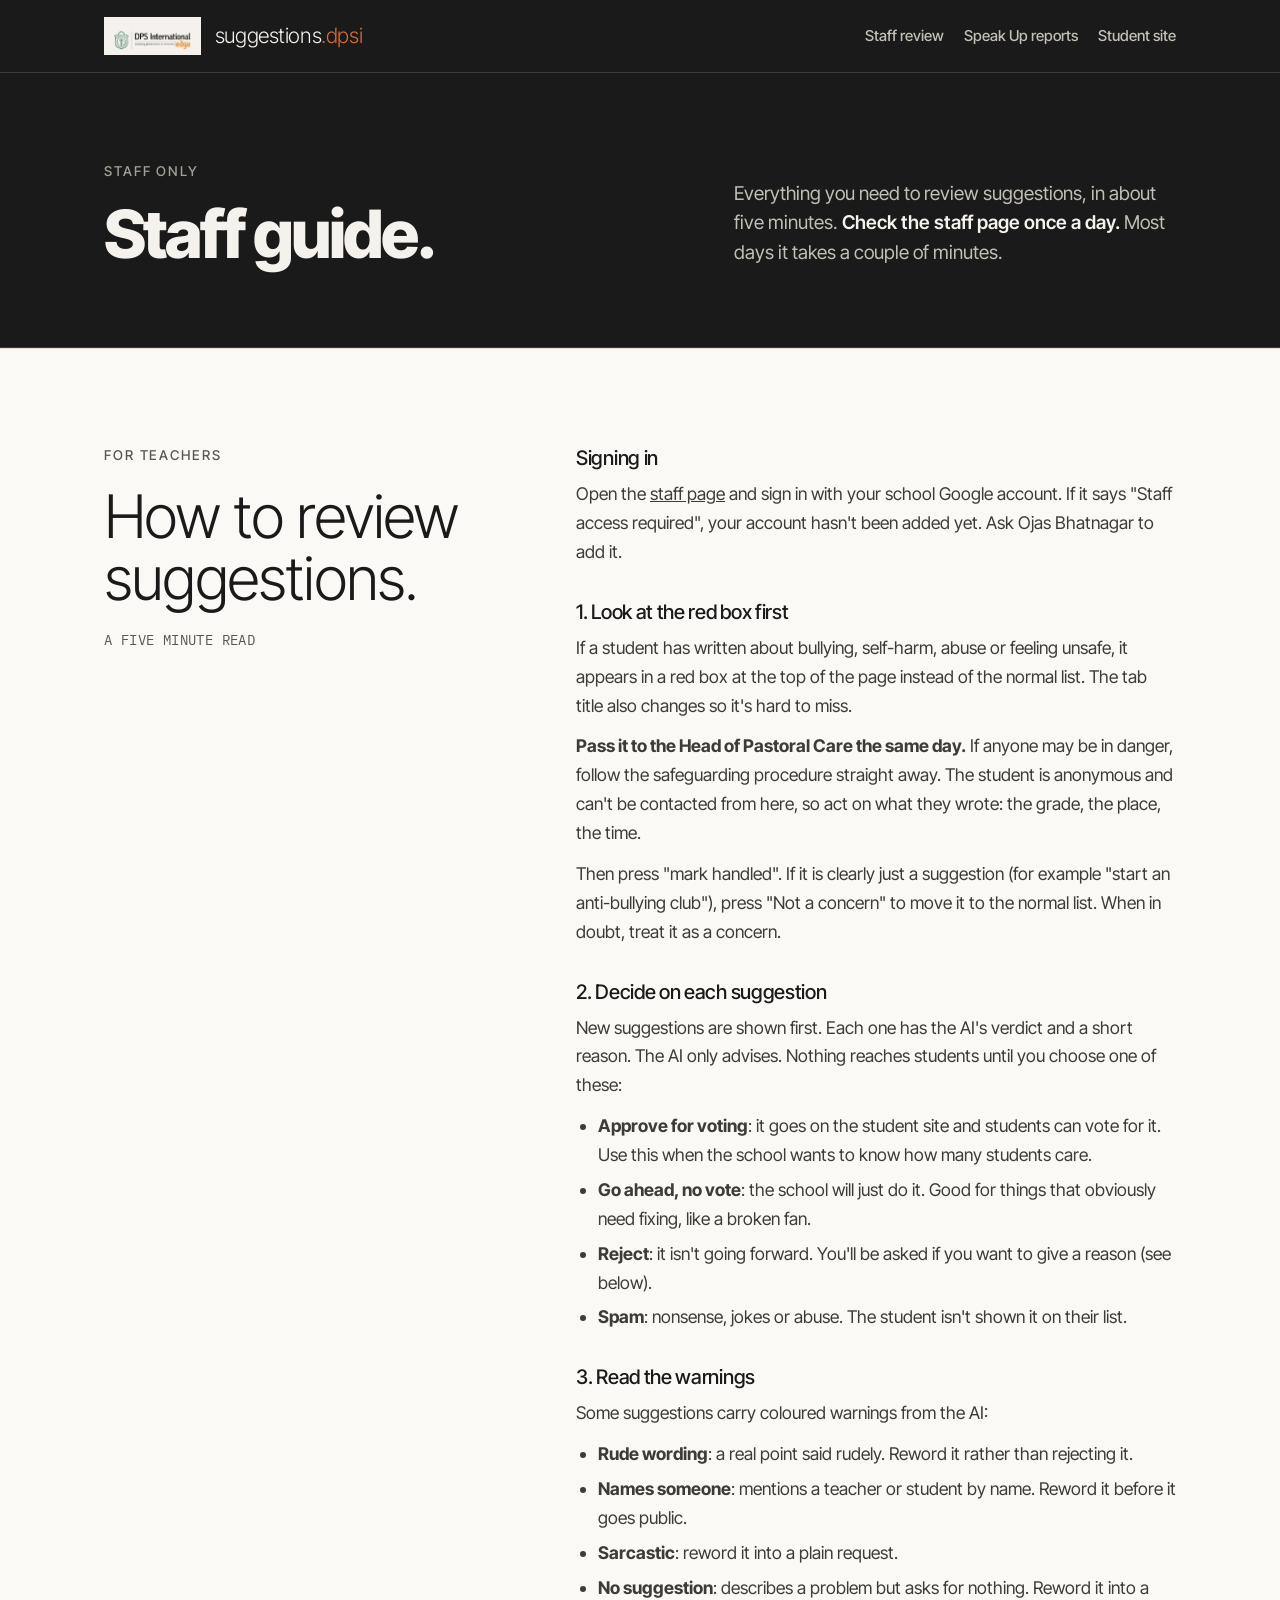
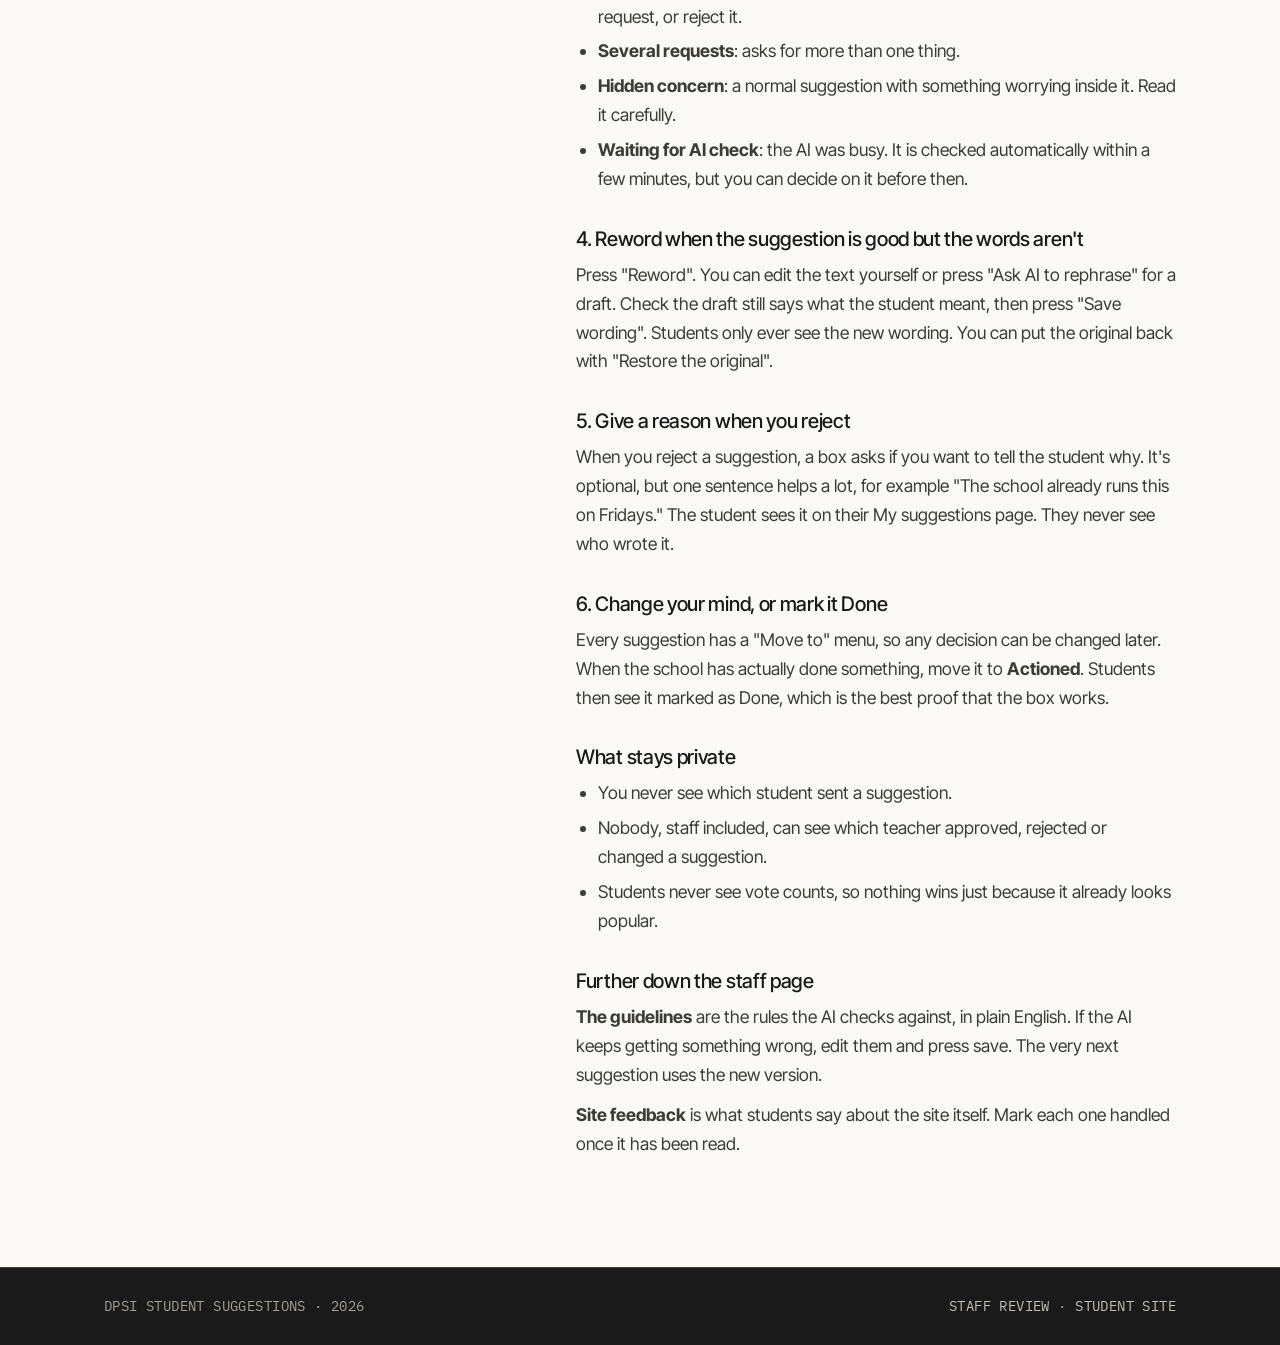
<file: frontend/staff-guide.html>
<!doctype html>
<html lang="en">
<head>
  <meta charset="utf-8">
  <meta name="viewport" content="width=device-width, initial-scale=1">
  <title>Staff Guide | DPSI School Suggestions</title>
  <meta name="robots" content="noindex">
  <link rel="icon" href="logo.png">
  <link rel="preconnect" href="https://fonts.googleapis.com">
  <link rel="preconnect" href="https://fonts.gstatic.com" crossorigin>
  <link rel="stylesheet" href="https://fonts.googleapis.com/css2?family=Inter+Tight:wght@300;400;500;600;700;800&family=IBM+Plex+Mono:wght@400;500&display=swap">
  <link rel="stylesheet" href="style.css?v=47">
</head>
<body>
  <header class="nav">
    <div class="wrap nav-inner">
      <a class="brand" href="index.html" aria-label="DPSI School Suggestions, student site">
        <span class="brand-plate"><img src="logo.png" alt="DPS International Edge"></span>
        <span class="brand-name">suggestions<span class="accent">.dpsi</span></span>
      </a>
      <div class="nav-actions">
        <a class="link-btn" href="staff.html">Staff review</a>
        <a class="link-btn" href="staff-reports.html">Speak Up reports</a>
        <a class="link-btn" href="index.html">Student site</a>
      </div>
    </div>
  </header>

  <main>
    <section class="band band-dark page-head">
      <div class="wrap page-head-grid">
        <div>
          <p class="eyebrow">Staff only</p>
          <h1 class="headline headline-md">Staff guide.</h1>
        </div>
        <p class="page-head-note">
          Everything you need to review suggestions, in about five minutes.
          <b>Check the staff page once a day.</b> Most days it takes a couple
          of minutes.
        </p>
      </div>
    </section>

    <section class="band-cream-2 writeup">
      <div class="wrap writeup-grid">
        <div>
          <p class="eyebrow">For teachers</p>
          <h2 class="h2">How to review<br>suggestions.</h2>
          <p class="writeup-for mono">A five minute read</p>
        </div>
        <div class="writeup-body">
          <h3 class="h3">Signing in</h3>
          <p>
            Open the <a href="staff.html">staff page</a> and sign in with your
            school Google account. If it says "Staff access required", your
            account hasn't been added yet. Ask Ojas Bhatnagar to add it.
          </p>

          <h3 class="h3">1. Look at the red box first</h3>
          <p>
            If a student has written about bullying, self-harm, abuse or feeling
            unsafe, it appears in a red box at the top of the page instead of
            the normal list. The tab title also changes so it's hard to miss.
          </p>
          <p>
            <b>Pass it to the Head of Pastoral Care the same day.</b> If anyone
            may be in danger, follow the safeguarding procedure straight away.
            The student is anonymous and can't be contacted from here, so act on
            what they wrote: the grade, the place, the time.
          </p>
          <p>
            Then press "mark handled". If it is clearly just a suggestion (for
            example "start an anti-bullying club"), press "Not a concern" to move
            it to the normal list. When in doubt, treat it as a concern.
          </p>

          <h3 class="h3">2. Decide on each suggestion</h3>
          <p>
            New suggestions are shown first. Each one has the AI's verdict and a
            short reason. The AI only advises. Nothing reaches students until
            you choose one of these:
          </p>
          <ul>
            <li><b>Approve for voting</b>: it goes on the student site and
              students can vote for it. Use this when the school wants to know
              how many students care.</li>
            <li><b>Go ahead, no vote</b>: the school will just do it. Good for
              things that obviously need fixing, like a broken fan.</li>
            <li><b>Reject</b>: it isn't going forward. You'll be asked if you
              want to give a reason (see below).</li>
            <li><b>Spam</b>: nonsense, jokes or abuse. The student isn't shown
              it on their list.</li>
          </ul>

          <h3 class="h3">3. Read the warnings</h3>
          <p>Some suggestions carry coloured warnings from the AI:</p>
          <ul>
            <li><b>Rude wording</b>: a real point said rudely. Reword it rather
              than rejecting it.</li>
            <li><b>Names someone</b>: mentions a teacher or student by name.
              Reword it before it goes public.</li>
            <li><b>Sarcastic</b>: reword it into a plain request.</li>
            <li><b>No suggestion</b>: describes a problem but asks for nothing.
              Reword it into a request, or reject it.</li>
            <li><b>Several requests</b>: asks for more than one thing.</li>
            <li><b>Hidden concern</b>: a normal suggestion with something
              worrying inside it. Read it carefully.</li>
            <li><b>Waiting for AI check</b>: the AI was busy. It is checked
              automatically within a few minutes, but you can decide on it
              before then.</li>
          </ul>

          <h3 class="h3">4. Reword when the suggestion is good but the words aren't</h3>
          <p>
            Press "Reword". You can edit the text yourself or press "Ask AI to
            rephrase" for a draft. Check the draft still says what the student
            meant, then press "Save wording". Students only ever see the new
            wording. You can put the original back with "Restore the original".
          </p>

          <h3 class="h3">5. Give a reason when you reject</h3>
          <p>
            When you reject a suggestion, a box asks if you want to tell the
            student why. It's optional, but one sentence helps a lot, for
            example "The school already runs this on Fridays." The student sees
            it on their My suggestions page. They never see who wrote it.
          </p>

          <h3 class="h3">6. Change your mind, or mark it Done</h3>
          <p>
            Every suggestion has a "Move to" menu, so any decision can be
            changed later. When the school has actually done something, move it
            to <b>Actioned</b>. Students then see it marked as Done, which is the
            best proof that the box works.
          </p>

          <h3 class="h3">What stays private</h3>
          <ul>
            <li>You never see which student sent a suggestion.</li>
            <li>Nobody, staff included, can see which teacher approved,
              rejected or changed a suggestion.</li>
            <li>Students never see vote counts, so nothing wins just because
              it already looks popular.</li>
          </ul>

          <h3 class="h3">Further down the staff page</h3>
          <p>
            <b>The guidelines</b> are the rules the AI checks against, in plain
            English. If the AI keeps getting something wrong, edit them and
            press save. The very next suggestion uses the new version.
          </p>
          <p>
            <b>Site feedback</b> is what students say about the site itself.
            Mark each one handled once it has been read.
          </p>
        </div>
      </div>
    </section>
  </main>

  <footer class="footer footer-min">
    <div class="wrap">
      <div class="footer-bar mono">
        <span>DPSI Student Suggestions · 2026</span>
        <span><a href="staff.html">Staff review</a> · <a href="index.html">Student site</a></span>
      </div>
    </div>
  </footer>
</body>
</html>
</file>
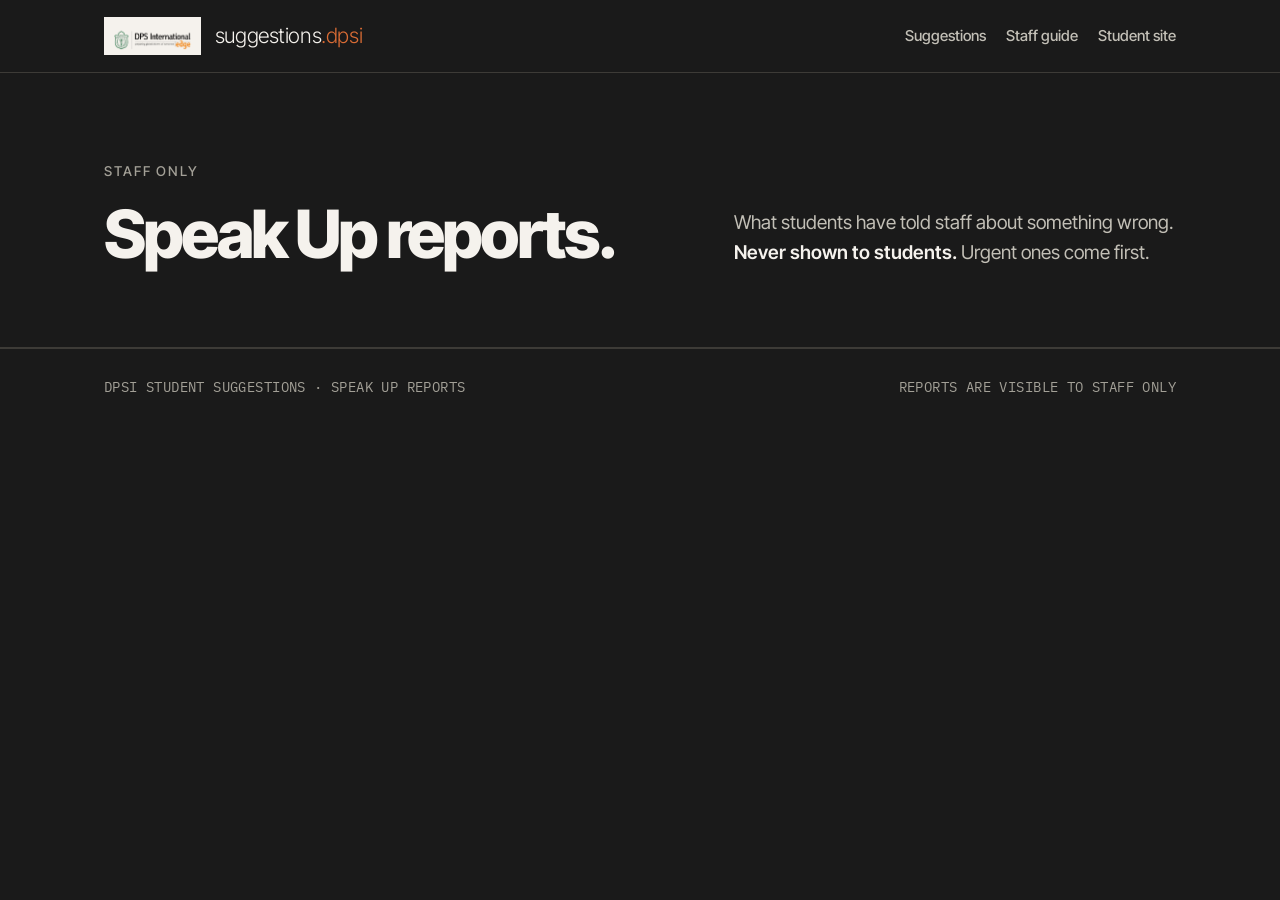
<file: frontend/staff-reports.html>
<!doctype html>
<html lang="en">
<head>
  <meta charset="utf-8">
  <meta name="viewport" content="width=device-width, initial-scale=1">
  <title>Speak Up Reports — DPSI School Suggestions</title>
  <meta name="robots" content="noindex">
  <link rel="icon" href="logo.png">
  <link rel="preconnect" href="https://fonts.googleapis.com">
  <link rel="preconnect" href="https://fonts.gstatic.com" crossorigin>
  <link rel="stylesheet" href="https://fonts.googleapis.com/css2?family=Inter+Tight:wght@300;400;500;600;700;800&family=IBM+Plex+Mono:wght@400;500&display=swap">
  <link rel="stylesheet" href="style.css?v=47">
</head>
<body>
  <header class="nav">
    <div class="wrap nav-inner">
      <a class="brand" href="index.html" aria-label="DPSI School Suggestions, student site">
        <span class="brand-plate"><img src="logo.png" alt="DPS International Edge"></span>
        <span class="brand-name">suggestions<span class="accent">.dpsi</span></span>
      </a>
      <div class="nav-actions" id="account">
        <span id="who" class="who" hidden></span>
        <a class="link-btn" href="staff.html">Suggestions</a>
        <a class="link-btn" href="staff-guide.html">Staff guide</a>
        <a class="link-btn" href="index.html">Student site</a>
        <button id="signin" class="link-btn" type="button" hidden>Sign in</button>
        <button id="signout" class="link-btn" type="button" hidden>Sign out</button>
      </div>
    </div>
  </header>

  <main>
    <section class="band band-dark page-head">
      <div class="wrap page-head-grid">
        <div>
          <p class="eyebrow">Staff only</p>
          <h1 class="headline headline-md">Speak Up reports.</h1>
        </div>
        <p class="page-head-note">
          What students have told staff about something wrong. <b>Never shown
          to students.</b> Urgent ones come first.
        </p>
      </div>
      <div class="wrap">
        <div class="gate-row">
          <div id="gate" class="notice" role="status" hidden></div>
          <button class="btn btn-primary" type="button" data-signin hidden>
            Sign in with Google <span aria-hidden="true">→</span>
          </button>
        </div>
      </div>
    </section>

    <!-- Speak Up: reports from students about something wrong
         (docs/setup-speak-up.sql). Anonymous unless the student added their name. -->
    <section class="band band-cream-2 reports-band" id="reports-section" hidden>
      <div class="wrap">
        <div class="reports-bar">
          <p class="mono done-note" id="reports-count"></p>
          <button id="reports-refresh" class="chip" type="button">Refresh</button>
        </div>
        <p class="reports-note">
          Students use Speak Up to tell staff about something wrong. Most are
          anonymous: nobody, admins included, can find out who sent them. Some
          include the student's name and email so you can talk to them.
          Reports are not checked for truth, so treat them as a lead, not proof.
        </p>
        <ul id="reports-list" class="reports-list"></ul>
      </div>
    </section>

  </main>

  <div id="toast" class="toast" role="status" hidden></div>

  <footer class="footer footer-min">
    <div class="wrap">
      <div class="footer-bar mono">
        <span>DPSI Student Suggestions · Speak Up reports</span>
        <span>Reports are visible to staff only</span>
      </div>
    </div>
  </footer>

  <script type="module" src="staff-reports.js?v=1"></script>
</body>
</html>
</file>
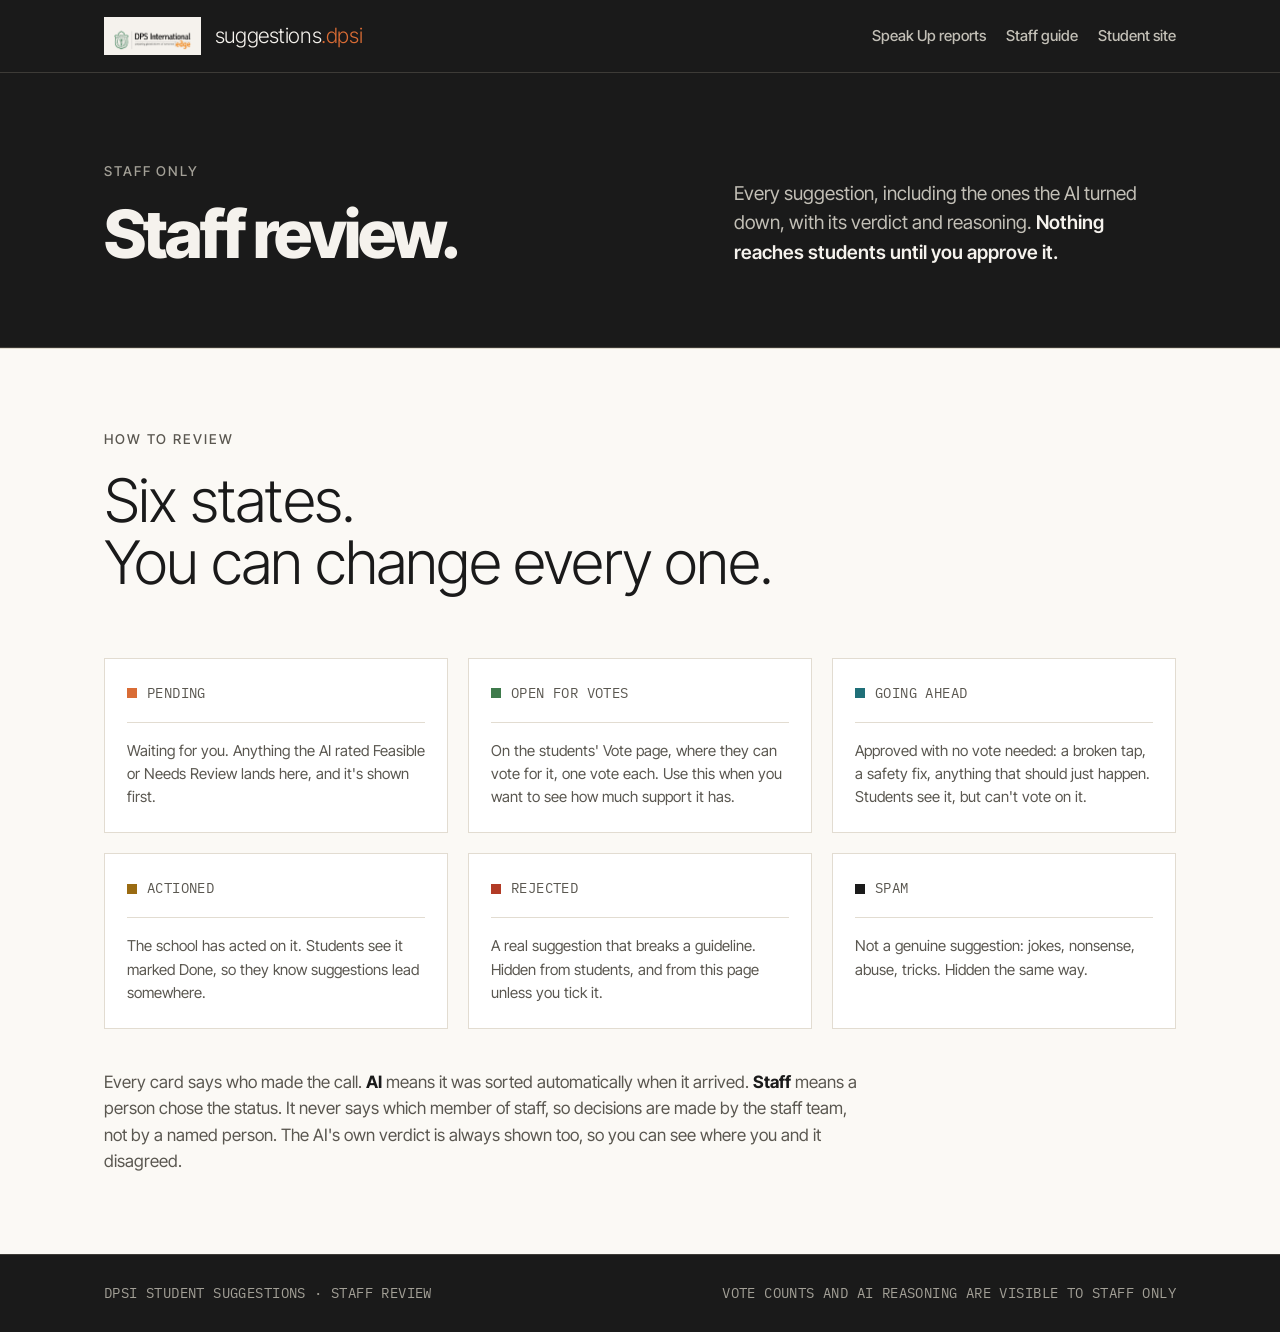
<file: frontend/staff.html>
<!doctype html>
<html lang="en">
<head>
  <meta charset="utf-8">
  <meta name="viewport" content="width=device-width, initial-scale=1">
  <title>Staff Review — DPSI School Suggestions</title>
  <meta name="robots" content="noindex">
  <link rel="icon" href="logo.png">
  <link rel="preconnect" href="https://fonts.googleapis.com">
  <link rel="preconnect" href="https://fonts.gstatic.com" crossorigin>
  <link rel="stylesheet" href="https://fonts.googleapis.com/css2?family=Inter+Tight:wght@300;400;500;600;700;800&family=IBM+Plex+Mono:wght@400;500&display=swap">
  <link rel="stylesheet" href="style.css?v=47">
</head>
<body>
  <header class="nav">
    <div class="wrap nav-inner">
      <a class="brand" href="index.html" aria-label="DPSI School Suggestions, student site">
        <span class="brand-plate"><img src="logo.png" alt="DPS International Edge"></span>
        <span class="brand-name">suggestions<span class="accent">.dpsi</span></span>
      </a>
      <div class="nav-actions" id="account">
        <span id="who" class="who" hidden></span>
        <a class="link-btn" href="staff-reports.html">Speak Up reports</a>
        <a class="link-btn" href="staff-guide.html">Staff guide</a>
        <a class="link-btn" href="index.html">Student site</a>
        <button id="signin" class="link-btn" type="button" hidden>Sign in</button>
        <button id="signout" class="link-btn" type="button" hidden>Sign out</button>
      </div>
    </div>
  </header>

  <main>
    <section class="band band-dark page-head">
      <div class="wrap page-head-grid">
        <div>
          <p class="eyebrow">Staff only</p>
          <h1 class="headline headline-md">Staff review.</h1>
        </div>
        <p class="page-head-note">
          Every suggestion, including the ones the AI turned down, with its
          verdict and reasoning. <b>Nothing reaches students until you approve
          it.</b>
        </p>
      </div>
      <div class="wrap">
        <div class="gate-row">
          <div id="gate" class="notice" role="status" hidden></div>
          <button class="btn btn-primary" type="button" data-signin hidden>
            Sign in with Google <span aria-hidden="true">→</span>
          </button>
        </div>
      </div>
    </section>

    <section class="band band-cream staff-band" id="board" hidden>
      <div class="wrap">
        <div id="concerns" class="concerns" hidden></div>
        <div class="toolbar">
          <div class="filter-rows">
            <div class="filter-row">
              <span class="filter-label mono">Status</span>
              <div id="f-status" class="filters" role="group" aria-label="Show these statuses"></div>
            </div>
            <div class="filter-row">
              <span class="filter-label mono">Category</span>
              <div id="f-category" class="filters" role="group" aria-label="Show these categories"></div>
            </div>
            <div class="filter-row">
              <span class="filter-label mono">Decided by</span>
              <div id="f-source" class="filters" role="group" aria-label="Who made the decision"></div>
            </div>
          </div>
          <div class="toolbar-side">
            <span id="count"></span>
            <button id="refresh" class="chip" type="button">Refresh</button>
          </div>
        </div>
        <div id="list" class="staff-list" aria-live="polite"></div>
      </div>
    </section>

    <section class="band band-dark rules-band" id="rules-editor" hidden>
      <div class="wrap">
        <div class="page-head-grid">
          <div>
            <p class="eyebrow">Guidelines</p>
            <h2 class="h2">What the AI<br>checks against.</h2>
          </div>
          <p class="page-head-note">
            Change these and the very next suggestion is judged by the new
            version. <b>The guidelines are shown to students</b> on the How it
            works page. The background is only for the AI.
          </p>
        </div>

        <form id="rules-form" class="rules-grid">
          <div class="panel panel-dark">
            <label for="rules-text" class="field-label">Guidelines <span class="opt">Shown to students</span></label>
            <p class="hint-d">
              A heading ending in a colon, then one rule per line starting with
              "- ". Headings containing "not" show red, "review" amber, anything
              else green. Only these can make the AI turn a suggestion down.
            </p>
            <textarea id="rules-text" class="code-box" rows="16" maxlength="8000" spellcheck="true"></textarea>
          </div>
          <div class="panel panel-dark">
            <label for="context-text" class="field-label">School background <span class="opt">AI only</span></label>
            <p class="hint-d">
              Facts that help the AI judge suggestions: facilities, food, transport,
              how things work here. It flags clashes for you to review, but
              never turns a suggestion down on these alone.
            </p>
            <textarea id="context-text" class="code-box" rows="16" maxlength="12000" spellcheck="true"></textarea>
          </div>
          <div class="rules-foot">
            <span id="rules-status" class="mono" aria-live="polite"></span>
            <button id="rules-save" class="btn btn-primary" type="submit">Save guidelines</button>
          </div>
        </form>
      </div>
    </section>

    <section class="band band-cream feedback-band" id="feedback-section" hidden>
      <div class="wrap">
        <div class="done-head">
          <div>
            <p class="eyebrow">Site feedback</p>
            <h2 class="h2">What students say<br>about the site itself.</h2>
          </div>
          <p class="mono done-note" id="feedback-count"></p>
        </div>
        <ul id="feedback-list" class="feedback-list"></ul>
      </div>
    </section>

    <section class="band band-cream-2">
      <div class="wrap">
        <p class="eyebrow">How to review</p>
        <h2 class="h2">Six states.<br>You can change every one.</h2>
        <div class="five-col six-col">
          <div class="status-card">
            <div class="rule-head mono"><span class="sq sq-neutral" aria-hidden="true"></span>Pending</div>
            <p>Waiting for you. Anything the AI rated Feasible or Needs Review lands here, and it's shown first.</p>
          </div>
          <div class="status-card">
            <div class="rule-head mono"><span class="sq sq-ok" aria-hidden="true"></span>Open for votes</div>
            <p>On the students' Vote page, where they can vote for it, one vote each. Use this when you want to see how much support it has.</p>
          </div>
          <div class="status-card">
            <div class="rule-head mono"><span class="sq sq-ahead" aria-hidden="true"></span>Going ahead</div>
            <p>Approved with no vote needed: a broken tap, a safety fix, anything that should just happen. Students see it, but can't vote on it.</p>
          </div>
          <div class="status-card">
            <div class="rule-head mono"><span class="sq sq-warn" aria-hidden="true"></span>Actioned</div>
            <p>The school has acted on it. Students see it marked Done, so they know suggestions lead somewhere.</p>
          </div>
          <div class="status-card">
            <div class="rule-head mono"><span class="sq sq-bad" aria-hidden="true"></span>Rejected</div>
            <p>A real suggestion that breaks a guideline. Hidden from students, and from this page unless you tick it.</p>
          </div>
          <div class="status-card">
            <div class="rule-head mono"><span class="sq sq-spam" aria-hidden="true"></span>Spam</div>
            <p>Not a genuine suggestion: jokes, nonsense, abuse, tricks. Hidden the same way.</p>
          </div>
        </div>
        <p class="source-note">
          Every card says who made the call. <b>AI</b> means it was sorted
          automatically when it arrived. <b>Staff</b> means a person chose the
          status. It never says which member of staff, so decisions are made by
          the staff team, not by a named person. The AI's own verdict is always
          shown too, so you can see where you and it disagreed.
        </p>
      </div>
    </section>
  </main>

  <div id="toast" class="toast" role="status" hidden></div>

  <footer class="footer footer-min">
    <div class="wrap">
      <div class="footer-bar mono">
        <span>DPSI Student Suggestions · Staff review</span>
        <span>Vote counts and AI reasoning are visible to staff only</span>
      </div>
    </div>
  </footer>

  <script type="module" src="staff.js?v=28"></script>
</body>
</html>
</file>
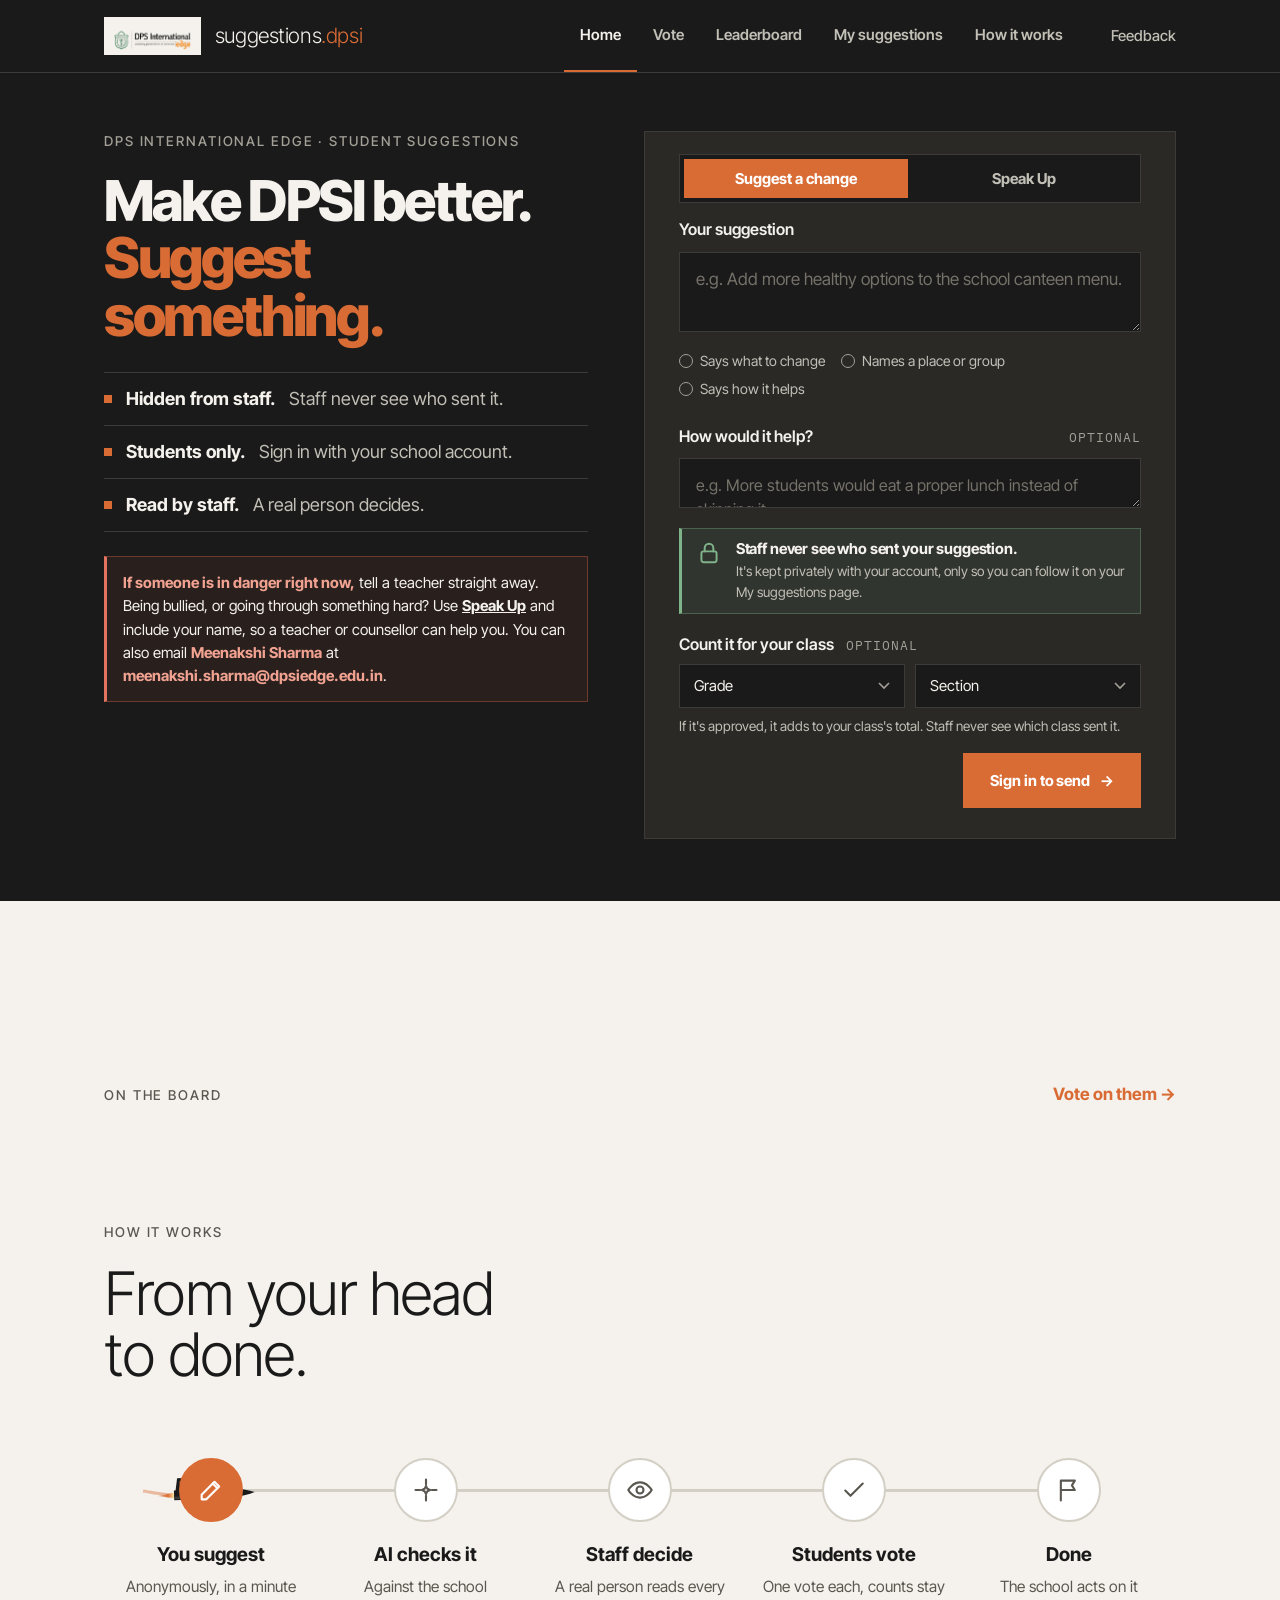
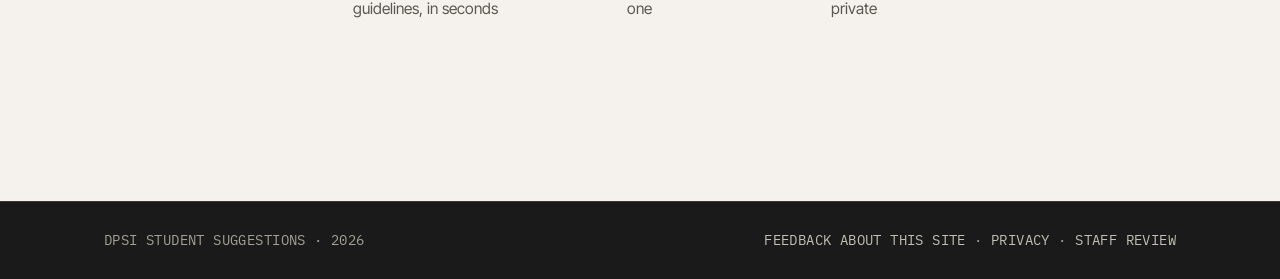
<file: frontend/suggest.html>
<!doctype html>
<html lang="en">
<head>
  <meta charset="utf-8">
  <meta name="viewport" content="width=device-width, initial-scale=1">
  <title>DPSI School Suggestions</title>
  <!-- The suggestion form is on the home page now. This keeps old links and
       bookmarks to suggest.html working. -->
  <meta http-equiv="refresh" content="0; url=index.html">
  <link rel="canonical" href="index.html">
  <script>location.replace("index.html" + location.search);</script>
  <style>body { margin: 0; background: #1A1A1A; color: #F5F2ED; font-family: sans-serif; padding: 24px; }</style>
</head>
<body>
  <p>The suggestion box is on the <a href="index.html" style="color:#D96C35">home page</a>.</p>
</body>
</html>
</file>
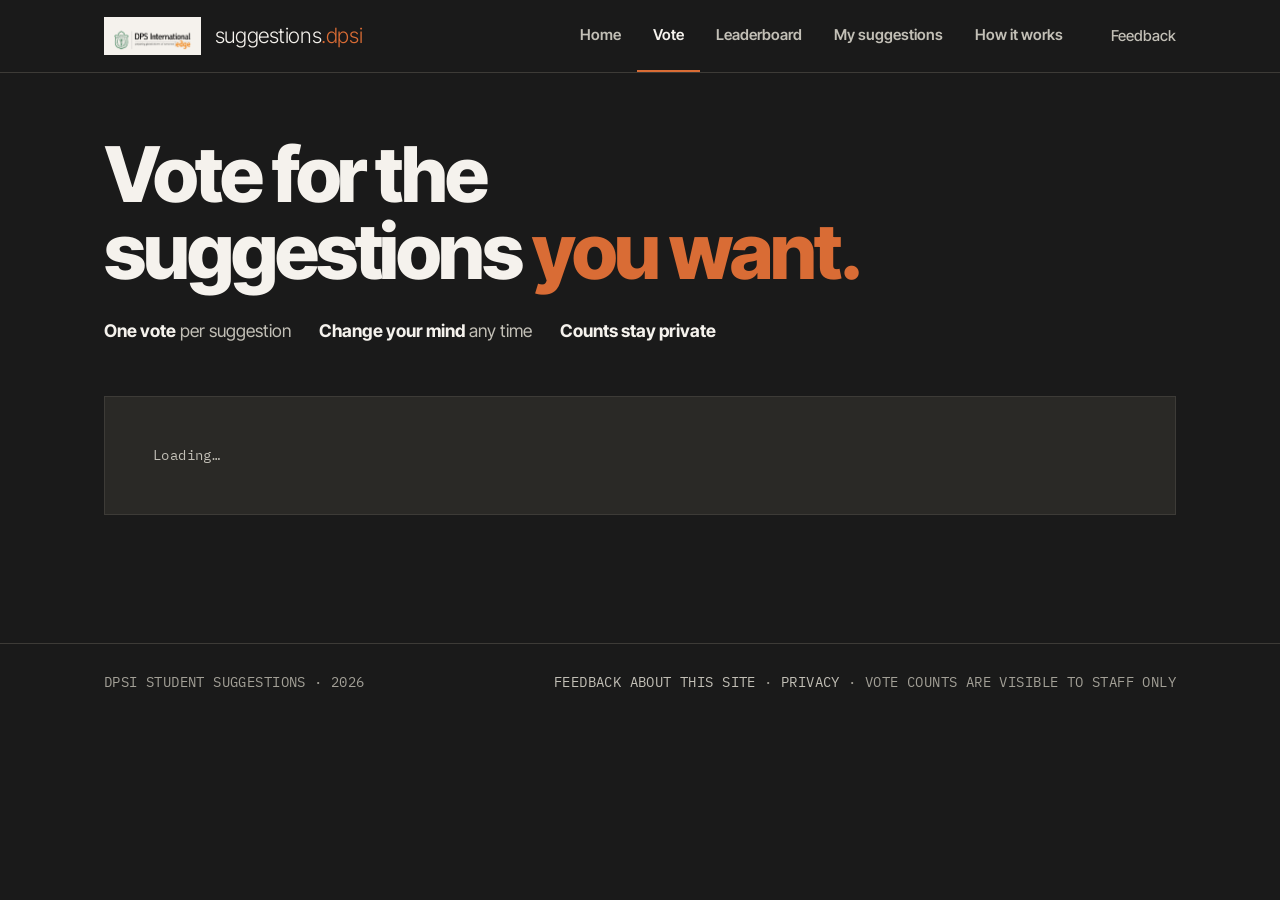
<file: frontend/vote.html>
<!doctype html>
<html lang="en">
<head>
  <meta charset="utf-8">
  <meta name="viewport" content="width=device-width, initial-scale=1">
  <title>Vote | DPSI School Suggestions</title>
  <meta name="description" content="Vote for the student suggestions you want at DPS International Edge.">
  <link rel="icon" href="logo.png">
  <link rel="preconnect" href="https://fonts.googleapis.com">
  <link rel="preconnect" href="https://fonts.gstatic.com" crossorigin>
  <link rel="stylesheet" href="https://fonts.googleapis.com/css2?family=Inter+Tight:wght@300;400;500;600;700;800&family=IBM+Plex+Mono:wght@400;500&display=swap">
  <link rel="stylesheet" href="style.css?v=47">
</head>
<body>
  <header class="nav">
    <div class="wrap nav-inner">
      <a class="brand" href="index.html" aria-label="DPSI School Suggestions, home">
        <span class="brand-plate"><img src="logo.png" alt="DPS International Edge"></span>
        <span class="brand-name">suggestions<span class="accent">.dpsi</span></span>
      </a>
      <nav class="nav-links" aria-label="Pages">
        <a href="index.html">Home</a>
        <a href="vote.html" aria-current="page">Vote</a>
        <a href="leaderboard.html">Leaderboard</a>
        <a href="mine.html">My suggestions</a>
        <a href="how.html">How it works</a>
      </nav>
      <div class="nav-actions">
        <a id="staff-link" class="staff-btn" href="staff.html" hidden>Staff pages</a>
        <a class="link-btn" href="feedback.html">Feedback</a>
        <span id="who" class="who" hidden></span>
        <button id="signin" class="link-btn" type="button" hidden>Sign in</button>
        <button id="signout" class="link-btn" type="button" hidden>Sign out</button>
      </div>
    </div>
  </header>

  <main class="vote-page">
    <section class="band band-dark vote-head">
      <div class="wrap">
        <h1 class="vote-title">Vote for the suggestions <span class="accent">you want.</span></h1>
        <p class="vote-rules">
          <span><b>One vote</b> per suggestion</span>
          <span><b>Change your mind</b> any time</span>
          <span><b>Counts stay private</b></span>
        </p>
      </div>
    </section>

    <section class="band band-dark board-band vote-board">
      <div class="wrap">
        <p id="new-note" class="mono new-note" hidden></p>
        <div class="search" id="search-wrap" hidden>
          <svg class="search-icon" viewBox="0 0 24 24" aria-hidden="true"><circle cx="11" cy="11" r="6.5"/><path d="m16 16 4.5 4.5"/></svg>
          <input id="search" type="search" placeholder="Search suggestions, e.g. canteen" aria-label="Search suggestions" autocomplete="off">
        </div>
        <div id="categories" class="filters filters-dark" role="group" aria-label="Filter by category" hidden></div>
        <div id="list" class="board" aria-live="polite">
          <div class="board-state"><p class="mono">Loading…</p></div>
        </div>
      </div>
    </section>
  </main>

  <footer class="footer footer-min">
    <div class="wrap">
      <div class="footer-bar mono">
        <span>DPSI Student Suggestions · 2026</span>
        <span><a href="feedback.html">Feedback about this site</a> · <a href="privacy.html">Privacy</a> · Vote counts are visible to staff only</span>
      </div>
    </div>
  </footer>

  <script type="module" src="ideas.js?v=40"></script>
  <script type="module" src="reveal.js?v=1"></script>
</body>
</html>
</file>
<file: frontend/style.css>
/* DPSI School Suggestions
 *
 * Visual language follows visionably.ai, at the student's request: a near-black
 * ground alternating with warm cream bands, one orange accent, square corners,
 * hairline rules, and monospace for metadata. Their orange (#D96C35) also sits
 * close to the orange in the DPSI "edge" wordmark, so the accent serves both.
 *
 * One departure: page headlines are heavy rather than thin. Student feedback
 * was that the main message has to be the first thing anyone reads, and a bold
 * headline does that at a glance. Section headings stay light, so the headline
 * is the only heavy type on a page.
 *
 * Inter Tight is the free stand-in for their licensed Helvetica Neue.
 *
 * This is one deliberate look rather than a light/dark theme pair -- the design
 * is built from alternating dark and cream bands, so every band paints its own
 * background and text colour explicitly.
 */

:root {
  /* dark bands */
  --ink:      #1A1A1A;
  --panel:    #2A2926;
  --line-d:   #3D3B37;
  --text-d:   #F5F2ED;
  --muted-d:  #C2BFB6;
  --faint-d:  #A3A097;

  /* cream bands */
  --cream:    #F5F2ED;
  --cream-2:  #FBF9F5;
  --paper:    #FFFFFF;
  --line-l:   #E2DCD1;
  --line-l2:  #D3CFC5;
  --text-l:   #1A1A1A;
  --muted-l:  #5A5750;
  --faint-l:  #6B6860;

  /* accent -- used sparingly: buttons, markers, focus */
  --accent:   #D96C35;
  --accent-2: #A64E20;

  /* semantic status colours, separate from the accent */
  --ok:     #7FB38A;   --ok-l:   #3E7A4B;
  --warn:   #E3B55A;   --warn-l: #9A6B12;
  --bad:    #E27460;   --bad-l:  #B23B26;

  --sans: "Inter Tight", "Helvetica Neue", Helvetica, Arial, sans-serif;
  --mono: "IBM Plex Mono", ui-monospace, SFMono-Regular, Consolas, monospace;

  --wrap: 1136px;
  --nav-h: 72px;
}

/* ------------------------------------------------------------------ base */

*, *::before, *::after { box-sizing: border-box; }

/* Several components set display:flex/grid, which would otherwise beat the
   hidden attribute the scripts use to show and hide them. */
[hidden] { display: none !important; }

html {
  scroll-behavior: smooth;
  scroll-padding-top: calc(var(--nav-h) + 16px);
}

body {
  margin: 0;
  background: var(--ink);
  color: var(--text-d);
  font-family: var(--sans);
  font-size: 17px;
  line-height: 1.55;
  -webkit-font-smoothing: antialiased;
  text-rendering: optimizeLegibility;
}

img { max-width: 100%; display: block; }
a { color: inherit; }
button, input, textarea, select { font: inherit; }

:focus-visible {
  outline: 2px solid var(--accent);
  outline-offset: 3px;
}

.wrap {
  max-width: var(--wrap);
  margin: 0 auto;
  padding: 0 32px;
}

.sr-only {
  position: absolute; width: 1px; height: 1px; padding: 0; margin: -1px;
  overflow: hidden; clip: rect(0 0 0 0); white-space: nowrap; border: 0;
}

.skip {
  position: absolute; left: -9999px; top: 0; z-index: 100;
  background: var(--accent); color: #fff; padding: 10px 16px;
  font-weight: 700; text-decoration: none;
}
.skip:focus { left: 16px; top: 16px; }

.mono {
  font-family: var(--mono);
  font-size: 13.5px;
  letter-spacing: 0.03em;
}

.eyebrow {
  margin: 0 0 20px;
  font-size: 13.5px;
  font-weight: 500;
  letter-spacing: 0.14em;
  text-transform: uppercase;
  color: var(--faint-d);
}

.accent { color: var(--accent); }

/* ------------------------------------------------------------------ bands */

.band { padding: 128px 0; }
.band-dark   { background: var(--ink);   color: var(--text-d); }
.band-cream  { background: var(--cream); color: var(--text-l); }
.band-cream-2 {
  background: var(--cream-2);
  color: var(--text-l);
  border-top: 1px solid var(--line-l);
  padding: 80px 0;
}

.band-cream .eyebrow,
.band-cream-2 .eyebrow { color: var(--muted-l); }

/* ------------------------------------------------------------------ type */

/* The one heavy element on each page: what the page is for, in one line. */
.headline {
  margin: 0;
  font-weight: 800;
  font-size: clamp(44px, 6.4vw, 88px);
  line-height: 0.98;
  letter-spacing: -0.042em;
  text-wrap: balance;
}
.headline-md { font-size: clamp(40px, 5.2vw, 70px); }

.h2 {
  margin: 0;
  font-weight: 300;
  font-size: clamp(36px, 4.8vw, 60px);
  line-height: 1.03;
  letter-spacing: -0.03em;
  text-wrap: balance;
}

.h3 {
  margin: 0;
  font-weight: 500;
  font-size: 20px;
  line-height: 1.35;
  letter-spacing: -0.015em;
}

.section-lede {
  margin: 24px 0 0;
  max-width: 560px;
  font-size: 19px;
  color: var(--muted-l);
}

/* ------------------------------------------------------------------ buttons */

.btn {
  display: inline-flex;
  align-items: center;
  justify-content: center;
  gap: 10px;
  padding: 15px 26px;
  border: 1px solid transparent;
  border-radius: 0;
  font-size: 15px;
  font-weight: 700;
  letter-spacing: -0.005em;
  text-decoration: none;
  white-space: nowrap;
  cursor: pointer;
  transition: background-color 150ms ease, border-color 150ms ease, color 150ms ease;
}

.btn-primary { background: var(--accent); color: #fff; }
.btn-primary:hover { background: var(--accent-2); }
.btn-primary:disabled { opacity: 0.7; cursor: progress; }

.btn-ghost {
  background: transparent;
  color: var(--text-d);
  border-color: var(--line-d);
}
.btn-ghost:hover { border-color: var(--text-d); }

.link-btn {
  padding: 0;
  border: 0;
  background: none;
  color: var(--muted-d);
  font-size: 15px;
  font-weight: 500;
  text-decoration: none;
  cursor: pointer;
}
.link-btn:hover,
.link-btn[aria-current="page"] { color: var(--text-d); }

/* ------------------------------------------------------------------ nav */

.nav {
  position: sticky;
  top: 0;
  z-index: 50;
  background: var(--ink);
  border-bottom: 1px solid var(--line-d);
}

.nav-inner {
  display: flex;
  align-items: center;
  gap: 32px;
  height: var(--nav-h);
}

.brand {
  display: flex;
  align-items: center;
  gap: 14px;
  text-decoration: none;
  flex: none;
}

/* The school logo is set in black, so it sits on a cream plate -- on the dark
   nav it would otherwise disappear. The source image carries a band of
   transparent padding under the artwork; aspect-ratio + object-position crop
   the box to the artwork itself. */
.brand-plate {
  display: flex;
  background: var(--cream);
  padding: 5px 8px;
}
.brand-plate img {
  height: 28px;
  width: auto;
  aspect-ratio: 670 / 232;
  object-fit: cover;
  object-position: top center;
}

.brand-name {
  font-size: 21px;
  font-weight: 300;
  letter-spacing: -0.02em;
  color: var(--text-d);
}

/* Page tabs. The current page gets an orange underline. */
.nav-links {
  display: flex;
  align-self: stretch;
  margin-left: auto;
}
.nav-links a {
  display: flex;
  align-items: center;
  padding: 0 16px;
  border-bottom: 2px solid transparent;
  font-size: 15px;
  font-weight: 600;
  color: var(--muted-d);
  text-decoration: none;
  transition: color 150ms ease, border-color 150ms ease;
}
.nav-links a:hover { color: var(--text-d); }
.nav-links a[aria-current="page"] {
  color: var(--text-d);
  border-bottom-color: var(--accent);
}

.nav-actions {
  display: flex;
  align-items: center;
  gap: 20px;
  margin-left: auto;
}
.nav-links + .nav-actions { margin-left: 0; }

.who {
  max-width: 190px;
  overflow: hidden;
  text-overflow: ellipsis;
  white-space: nowrap;
  font-family: var(--mono);
  font-size: 13.5px;
  color: var(--faint-d);
}

/* ------------------------------------------------------------------ home */

.home { padding: 88px 0 104px; }

.home-grid {
  display: grid;
  grid-template-columns: 1.05fr 1fr;
  gap: 64px;
  align-items: center;
}

.promise {
  max-width: 520px;
  margin: 44px 0 0;
  padding: 0;
  list-style: none;
  border-top: 1px solid var(--line-d);
}
.promise li {
  display: flex;
  align-items: center;
  gap: 14px;
  padding: 15px 0;
  border-bottom: 1px solid var(--line-d);
  font-size: 18px;
}
.promise li::before {
  content: "";
  flex: none;
  width: 8px;
  height: 8px;
  background: var(--accent);
}
.promise b { font-weight: 700; color: var(--text-d); }
.promise span { color: var(--muted-d); }

.panel {
  display: flex;
  flex-direction: column;
  padding: 36px 34px 32px;
}
.panel-dark {
  background: var(--panel);
  border: 1px solid var(--line-d);
}

/* ------------------------------------------------------------------ form */

.form {
  display: grid;
  gap: 10px;
}

.field-label {
  display: flex;
  justify-content: space-between;
  align-items: baseline;
  gap: 12px;
  font-size: 16px;
  font-weight: 600;
  color: var(--text-d);
}
.field-label:not(:first-child) { margin-top: 12px; }
.opt {
  font-family: var(--mono);
  font-size: 12.5px;
  font-weight: 400;
  letter-spacing: 0.08em;
  text-transform: uppercase;
  color: var(--faint-d);
}

textarea {
  width: 100%;
  min-height: 132px;
  resize: vertical;
  padding: 14px 16px;
  border: 1px solid var(--line-d);
  border-radius: 0;
  background: var(--ink);
  color: var(--text-d);
  font-size: 17px;
  line-height: 1.5;
  transition: border-color 150ms ease, box-shadow 150ms ease;
}
textarea.short-box { min-height: 84px; font-size: 16px; }
textarea::placeholder { color: #75726A; }
textarea:focus {
  outline: none;
  border-color: var(--accent);
  box-shadow: 0 0 0 1px var(--accent);
}

.form-foot {
  display: flex;
  align-items: center;
  justify-content: space-between;
  gap: 16px;
  flex-wrap: wrap;
  margin-top: 6px;
}

.counter { color: var(--faint-d); }
.form-note { margin: 16px 0 0; color: var(--faint-d); }
#counter.low { color: var(--warn); }

/* ------------------------------------------------------------------ notices */

.notice {
  position: relative;
  overflow: hidden;
  margin-top: 16px;
  padding: 14px 16px 14px 18px;
  border: 1px solid var(--line-d);
  border-left: 3px solid var(--faint-d);
  background: var(--ink);
  color: var(--text-d);
  font-size: 15px;
  line-height: 1.5;
}
.notice.ok    { border-left-color: var(--ok); }
.notice.warn  { border-left-color: var(--warn); }
.notice.error { border-left-color: var(--bad); }

/* The result of a send: a clear headline, then the detail. */
.notice.notice-outcome { padding: 20px 22px 20px 22px; border-left-width: 5px; font-size: 16.5px; line-height: 1.6; }
.notice-title { display: block; margin-bottom: 6px; font-size: 22px; font-weight: 700; line-height: 1.25; letter-spacing: -0.01em; }
.notice.ok .notice-title { color: var(--ok); }
.notice.warn .notice-title { color: var(--warn); }
.notice-body { display: block; }

/* While a suggestion is being checked, a thin line sweeps along the bottom so
   the few seconds of waiting read as progress rather than a frozen page. */
.notice.info::after {
  content: "";
  position: absolute;
  left: 0; right: 0; bottom: 0;
  height: 2px;
  background: linear-gradient(90deg, transparent, var(--accent), transparent);
  background-size: 50% 100%;
  background-repeat: no-repeat;
  animation: sweep 1.3s ease-in-out infinite;
}

@keyframes sweep {
  from { background-position: -50% 0; }
  to   { background-position: 150% 0; }
}

/* ------------------------------------------------------------------ what happens next */

.next { padding: 96px 0 104px; }

.steps {
  display: grid;
  grid-template-columns: repeat(3, 1fr);
  gap: 32px;
  margin: 0;
  padding: 0;
  list-style: none;
}
.steps li {
  display: flex;
  flex-direction: column;
  gap: 8px;
  padding-top: 22px;
  border-top: 1px solid var(--line-l2);
}
.steps .n { color: var(--accent); }
.steps b {
  font-size: 26px;
  font-weight: 700;
  line-height: 1.15;
  letter-spacing: -0.025em;
}
.steps li > span:last-child { color: var(--muted-l); }

.tiles {
  display: grid;
  grid-template-columns: 1fr 1fr;
  gap: 24px;
  margin-top: 72px;
}
.tile {
  position: relative;
  display: flex;
  flex-direction: column;
  min-height: 176px;
  padding: 30px 32px;
  background: var(--paper);
  border: 1px solid var(--line-l);
  color: var(--text-l);
  text-decoration: none;
  transition: border-color 150ms ease;
}
.tile .eyebrow { margin-bottom: 12px; color: var(--muted-l); }
.tile-title {
  max-width: 330px;
  font-size: 30px;
  font-weight: 300;
  line-height: 1.1;
  letter-spacing: -0.025em;
}
.tile-go {
  position: absolute;
  right: 30px;
  bottom: 24px;
  font-size: 28px;
  color: var(--accent);
  transition: transform 150ms ease;
}
.tile:hover { border-color: var(--text-l); }
.tile:hover .tile-go { transform: translateX(4px); }

.tile-dark { background: var(--ink); border-color: var(--ink); color: var(--text-d); }
.tile-dark .eyebrow { color: var(--faint-d); }
.tile-dark:hover { border-color: var(--accent); }

/* ------------------------------------------------------------------ page heads */

.page-head {
  padding: 88px 0 80px;
  border-bottom: 1px solid var(--line-d);
}
.page-head-grid {
  display: grid;
  grid-template-columns: 1.3fr 1fr;
  gap: 56px;
  align-items: end;
}
.page-head-note {
  margin: 0;
  max-width: 440px;
  font-size: 19px;
  color: var(--muted-d);
}
.page-head-note b { font-weight: 600; color: var(--text-d); }

/* ------------------------------------------------------------------ pipeline console */

.console {
  display: flex;
  flex-direction: column;
  background: var(--paper);
  border: 1px solid var(--line-l);
  color: var(--text-l);
}

.console-bar,
.console-foot {
  display: flex;
  justify-content: space-between;
  gap: 12px;
  padding: 12px 16px;
  color: var(--muted-l);
}
.console-bar  { border-bottom: 1px solid var(--line-l); }
.console-foot { border-top: 1px solid var(--line-l); text-transform: uppercase; }

.live {
  display: inline-flex;
  align-items: center;
  gap: 7px;
  color: var(--ok-l);
}
.live i {
  width: 7px; height: 7px;
  border-radius: 50%;
  background: var(--ok-l);
  animation: pulse 2s ease-in-out infinite;
}

@keyframes pulse {
  0%, 100% { opacity: 1; }
  50%      { opacity: 0.3; }
}

.stages {
  margin: 0;
  padding: 0;
  list-style: none;
}
.stages li {
  display: grid;
  grid-template-columns: 34px 1fr auto;
  gap: 12px;
  align-items: start;
  padding: 18px 16px;
  border-bottom: 1px solid var(--line-l);
}
.stages li:last-child { border-bottom: 0; }
.stages .n { padding-top: 3px; color: var(--accent); }
.stages b {
  display: block;
  font-size: 16px;
  font-weight: 600;
  letter-spacing: -0.01em;
}
.stages .d {
  display: block;
  margin-top: 2px;
  font-size: 14.5px;
  line-height: 1.45;
  color: var(--muted-l);
}
.stages .t {
  padding-top: 3px;
  color: var(--faint-l);
  text-transform: uppercase;
}

.statement-grid {
  display: grid;
  grid-template-columns: 1fr 1.1fr;
  gap: 72px;
  align-items: center;
}

/* ------------------------------------------------------------------ how it works */

.two-col {
  display: grid;
  grid-template-columns: 1fr 1fr;
  gap: 72px;
  margin-top: 72px;
}

.spec {
  margin: 22px 0 0;
  padding: 0;
  list-style: none;
  border-top: 1px solid var(--line-d);
}
.spec li {
  display: flex;
  gap: 16px;
  padding: 17px 0;
  border-bottom: 1px solid var(--line-d);
  color: var(--muted-d);
}
/* Square markers encode who does the work: orange for the AI, cream for
   people. The staff page uses the same two colours for "by AI" / "by staff". */
.spec li::before {
  content: "";
  flex: none;
  width: 8px;
  height: 8px;
  margin-top: 9px;
  background: var(--accent);
}
.spec-people li::before { background: var(--text-d); }

.legend {
  display: flex;
  gap: 24px;
  margin-top: 40px;
  color: var(--faint-d);
  text-transform: uppercase;
}
.legend span { display: inline-flex; align-items: center; gap: 8px; }
.legend i { width: 8px; height: 8px; background: var(--accent); }
.legend .people i { background: var(--text-d); }

/* ------------------------------------------------------------------ guidelines */

.three-col {
  display: grid;
  grid-template-columns: repeat(3, 1fr);
  gap: 24px;
}
.rules { margin-top: 64px; }

.rule-card {
  display: flex;
  flex-direction: column;
  padding: 28px;
  background: var(--paper);
  border: 1px solid var(--line-l);
}
.rule-head {
  display: flex;
  align-items: center;
  gap: 10px;
  padding-bottom: 18px;
  border-bottom: 1px solid var(--line-l);
  color: var(--muted-l);
  text-transform: uppercase;
}
.sq { width: 10px; height: 10px; flex: none; }
.sq-ok      { background: var(--ok-l); }
.sq-warn    { background: var(--warn-l); }
.sq-bad     { background: var(--bad-l); }
.sq-spam    { background: var(--ink); }
.sq-neutral { background: var(--accent); }

.rule-card ul {
  flex: 1;
  margin: 0;
  padding: 0;
  list-style: none;
}
.rule-card li {
  padding: 13px 0;
  border-bottom: 1px solid var(--line-l);
  font-size: 17px;
}
.rule-card li:last-child { border-bottom: 0; }

.rule-note {
  margin: 18px 0 0;
  padding-top: 16px;
  border-top: 1px solid var(--line-l);
  font-size: 14.5px;
  color: var(--muted-l);
}

/* ------------------------------------------------------------------ stats */

.stats .three-col { gap: 40px; }
.stat {
  padding-top: 26px;
  border-top: 1px solid var(--line-l2);
}
.num {
  display: block;
  font-weight: 300;
  font-size: clamp(60px, 6.4vw, 88px);
  line-height: 1;
  letter-spacing: -0.045em;
  color: var(--text-l);
  font-variant-numeric: tabular-nums;
}
.stat p {
  margin: 18px 0 0;
  max-width: 300px;
  color: var(--muted-l);
}

/* ------------------------------------------------------------------ chips (filters) */

.filters { display: flex; gap: 8px; flex-wrap: wrap; }

.chip {
  padding: 8px 14px;
  border: 1px solid var(--line-l2);
  border-radius: 0;
  background: transparent;
  color: var(--muted-l);
  font-size: 13px;
  font-weight: 600;
  letter-spacing: 0.01em;
  cursor: pointer;
  transition: color 150ms ease, border-color 150ms ease, background-color 150ms ease;
}
.chip:hover { color: var(--text-l); border-color: var(--text-l); }
.chip.is-on {
  background: var(--ink);
  border-color: var(--ink);
  color: var(--text-d);
}
.chip:disabled { opacity: 0.6; cursor: progress; }
.chip .n {
  margin-left: 2px;
  font-family: var(--mono);
  font-size: 12.5px;
  font-weight: 400;
  opacity: 0.7;
}

.filters-dark { margin-bottom: 32px; }
.filters-dark .chip { border-color: var(--line-d); color: var(--muted-d); }
.filters-dark .chip:hover { border-color: var(--text-d); color: var(--text-d); }
.filters-dark .chip.is-on {
  background: var(--text-d);
  border-color: var(--text-d);
  color: var(--ink);
}

/* ------------------------------------------------------------------ ideas board */

.board-band { padding: 56px 0 128px; }

.board {
  display: grid;
  grid-template-columns: repeat(2, 1fr);
  gap: 24px;
}

.s-card {
  display: flex;
  flex-direction: column;
  gap: 14px;
  padding: 30px;
  background: var(--panel);
  border: 1px solid var(--line-d);
}
.s-meta {
  display: flex;
  justify-content: space-between;
  align-items: center;
  gap: 12px;
}
.s-cat {
  font-size: 13.5px;
  font-weight: 500;
  letter-spacing: 0.14em;
  text-transform: uppercase;
  color: var(--accent);
}
.s-date { color: var(--faint-d); }
.s-text {
  margin: 0;
  font-size: 22px;
  line-height: 1.35;
  letter-spacing: -0.018em;
  overflow-wrap: anywhere;
}
.s-summary {
  margin: 0;
  font-size: 15.5px;
  color: var(--muted-d);
}
.s-why {
  display: grid;
  gap: 4px;
  margin: 0;
  padding-left: 14px;
  border-left: 2px solid var(--accent);
  font-size: 15.5px;
  color: var(--muted-d);
  overflow-wrap: anywhere;
}
.s-why .mono { font-size: 12.5px; color: var(--faint-d); text-transform: uppercase; }
.s-foot {
  display: flex;
  justify-content: space-between;
  align-items: center;
  gap: 12px;
  margin-top: auto;
  padding-top: 18px;
  border-top: 1px solid var(--line-d);
  color: var(--faint-d);
}

button.vote {
  padding: 9px 20px;
  border: 1px solid var(--line-d);
  border-radius: 0;
  background: transparent;
  color: var(--text-d);
  font-size: 14px;
  font-weight: 600;
  cursor: pointer;
  transition: border-color 150ms ease, color 150ms ease;
}
button.vote:hover:not(:disabled) { border-color: var(--accent); color: var(--accent); }
button.vote.voted {
  border-color: var(--accent);
  background: var(--accent);
  color: #fff;
}
button.vote:disabled { opacity: 0.6; cursor: progress; }
/* Fixed width so the label swap below doesn't make the button jump. */
button.vote { min-width: 132px; }
/* A voted button says what a click will do. On touch screens there is no
   hover, so the card's status line confirms "Vote removed" instead. */
button.vote.voted:hover:not(:disabled),
button.vote.voted:focus-visible {
  font-size: 0;
  background: transparent;
  color: var(--accent);
}
button.vote.voted:hover:not(:disabled)::after,
button.vote.voted:focus-visible::after {
  content: "Remove vote";
  font-size: 14px;
}
.vote-error { color: var(--warn); }

/* Signed-out, empty and error states fill the whole board rather than
   leaving a hole in the page. */
.board-state {
  grid-column: 1 / -1;
  display: grid;
  grid-template-columns: 1.3fr 1fr;
  gap: 48px;
  align-items: center;
  padding: 48px;
  background: var(--panel);
  border: 1px solid var(--line-d);
}
.board-state h3 {
  margin: 0 0 12px;
  font-weight: 300;
  font-size: 30px;
  line-height: 1.12;
  letter-spacing: -0.022em;
}
.board-state p { margin: 0; color: var(--muted-d); max-width: 520px; }
.board-state .spec { margin: 0; }
.board-state .btn { margin-top: 24px; }
.board-state.is-error { border-left: 3px solid var(--bad); }

/* ------------------------------------------------------------------ faq */

.faq {
  display: grid;
  grid-template-columns: repeat(2, 1fr);
  gap: 0 72px;
  margin-top: 64px;
  border-top: 1px solid var(--line-l2);
}
.faq-item {
  padding: 30px 0;
  border-bottom: 1px solid var(--line-l2);
}
.faq-item p { margin: 10px 0 0; color: var(--muted-l); }

/* ------------------------------------------------------------------ cta */

.cta-band { padding: 104px 0; }
.cta-inner {
  display: grid;
  grid-template-columns: 1.25fr 1fr;
  gap: 56px;
  align-items: end;
}
.cta-side p {
  margin: 0 0 30px;
  max-width: 380px;
  font-size: 19px;
  color: var(--muted-d);
}
.band-cream .cta-side p { color: var(--muted-l); }

/* ------------------------------------------------------------------ footer */

.footer {
  background: var(--ink);
  border-top: 1px solid var(--line-d);
}
.footer-bar {
  display: flex;
  justify-content: space-between;
  gap: 16px;
  flex-wrap: wrap;
  padding: 28px 0;
  color: var(--faint-d);
  text-transform: uppercase;
}
.footer-bar a { color: var(--muted-d); text-decoration: none; }
.footer-bar a:hover { color: var(--text-d); }

/* ------------------------------------------------------------------ staff page */

.gate-row {
  display: flex;
  align-items: center;
  gap: 20px;
  flex-wrap: wrap;
}
.gate-row:has(> :not([hidden])) { margin-top: 36px; }
#gate { margin-top: 0; max-width: 620px; }

.staff-band { padding: 56px 0 128px; }

.toolbar {
  display: flex;
  justify-content: space-between;
  align-items: flex-end;
  gap: 24px;
  flex-wrap: wrap;
  margin-bottom: 32px;
  padding-bottom: 24px;
  border-bottom: 1px solid var(--line-l2);
}
.filter-rows { display: grid; gap: 12px; }
.filter-row {
  display: grid;
  grid-template-columns: 96px 1fr;
  gap: 12px;
  align-items: center;
}
.filter-label { color: var(--muted-l); text-transform: uppercase; }
.toolbar-side { display: flex; align-items: center; gap: 16px; }

#count {
  font-family: var(--mono);
  font-size: 13.5px;
  color: var(--muted-l);
  text-transform: uppercase;
}

.staff-list {
  display: grid;
  grid-template-columns: repeat(2, 1fr);
  gap: 20px;
}

/* Card markup comes from staff.js. The left edge carries the status colour so
   a column of cards can be scanned without reading. */
.staff-list .card {
  display: flex;
  flex-direction: column;
  gap: 14px;
  padding: 24px 26px;
  background: var(--paper);
  border: 1px solid var(--line-l);
  border-left: 3px solid var(--line-l2);
  color: var(--text-l);
}
.card.is-pending  { border-left-color: var(--accent); }
.card.is-approved { border-left-color: var(--ok-l); }
.card.is-actioned { border-left-color: var(--warn-l); }
.card.is-rejected { border-left-color: var(--bad-l); }
.card.is-spam     { border-left-color: var(--ink); }

.staff-list .row {
  display: flex;
  justify-content: space-between;
  align-items: center;
  gap: 12px;
  flex-wrap: wrap;
}
.staff-list .row > .hint { font-family: var(--mono); font-size: 13.5px; }

.staff-list .body {
  margin: 0;
  font-size: 18px;
  line-height: 1.45;
  letter-spacing: -0.01em;
  overflow-wrap: anywhere;
}

.tags { display: flex; align-items: center; gap: 6px; flex-wrap: wrap; }
.tag,
.pill,
.by {
  padding: 4px 8px;
  font-family: var(--mono);
  font-size: 12.5px;
  letter-spacing: 0.06em;
  text-transform: uppercase;
}
.tag { border: 1px solid var(--line-l2); color: var(--muted-l); }

.pill { font-weight: 500; color: #fff; border: 1px solid transparent; }
.pill-pending  { background: var(--accent); }
.pill-approved { background: var(--ok-l); }
.pill-actioned { background: var(--warn-l); }
.pill-rejected { background: var(--bad-l); }
.pill-spam     { background: var(--ink); }

/* Same square markers as the How it works page: orange = AI, ink = people. */
.by {
  display: inline-flex;
  align-items: center;
  gap: 6px;
  border: 1px solid var(--line-l2);
  color: var(--text-l);
}
.by::before { content: ""; width: 7px; height: 7px; background: var(--ink); }
.by-ai { border-color: var(--accent); color: var(--accent-2); }
.by-ai::before { background: var(--accent); }

.why {
  display: grid;
  gap: 4px;
  margin: 0;
  padding-left: 14px;
  border-left: 2px solid var(--accent);
  font-size: 15.5px;
  overflow-wrap: anywhere;
}
.why .mono,
.ai-box .mono { font-size: 12.5px; color: var(--muted-l); text-transform: uppercase; }

.ai-box {
  display: grid;
  gap: 6px;
  padding: 12px 14px;
  background: var(--cream-2);
  border: 1px solid var(--line-l);
}
.ai-box p { margin: 0; font-size: 14.5px; color: var(--text-l); overflow-wrap: anywhere; }
.ai-feasible .mono     { color: var(--ok-l); }
.ai-needs-review .mono { color: var(--warn-l); }
.ai-not-feasible .mono,
.ai-spam .mono         { color: var(--bad-l); }

.decision { margin: 0; color: var(--muted-l); }

.staff-list .foot {
  margin-top: auto;
  padding-top: 16px;
  border-top: 1px solid var(--line-l);
}

.hint { font-size: 14px; color: var(--muted-l); }

.staff-list select {
  margin-left: 8px;
  padding: 8px 10px;
  border: 1px solid var(--line-l2);
  border-radius: 0;
  background: var(--paper);
  color: var(--text-l);
  cursor: pointer;
}

.quick { display: flex; gap: 6px; flex-wrap: wrap; }
.qbtn {
  padding: 8px 14px;
  border: 1px solid var(--line-l2);
  border-radius: 0;
  background: transparent;
  color: var(--text-l);
  font-size: 13px;
  font-weight: 700;
  cursor: pointer;
  transition: background-color 150ms ease, border-color 150ms ease, color 150ms ease;
}
.qbtn:disabled { opacity: 0.6; cursor: progress; }
.q-approve { background: var(--ok-l); border-color: var(--ok-l); color: #fff; }
.q-approve:hover { background: #2F5F3A; }
.q-reject { border-color: var(--bad-l); color: var(--bad-l); }
.q-reject:hover { background: var(--bad-l); color: #fff; }
.q-spam:hover { background: var(--ink); border-color: var(--ink); color: var(--text-d); }

.empty-state {
  grid-column: 1 / -1;
  padding: 48px;
  background: var(--paper);
  border: 1px solid var(--line-l);
}
.empty-state h3 {
  margin: 0 0 10px;
  font-weight: 300;
  font-size: 28px;
  letter-spacing: -0.02em;
}
.empty-state p { margin: 0; }

.five-col {
  display: grid;
  grid-template-columns: repeat(5, 1fr);
  gap: 20px;
  margin-top: 64px;
}
.status-card {
  padding: 24px 22px;
  background: var(--paper);
  border: 1px solid var(--line-l);
}
.status-card .rule-head { margin-bottom: 16px; }
.status-card p { margin: 0; color: var(--muted-l); font-size: 15px; }

.source-note {
  max-width: 760px;
  margin: 40px 0 0;
  font-size: 17px;
  color: var(--muted-l);
}
.source-note b { color: var(--text-l); }

.toast {
  position: fixed;
  left: 50%;
  bottom: 24px;
  z-index: 60;
  display: flex;
  align-items: center;
  gap: 20px;
  width: max-content;
  max-width: calc(100% - 32px);
  padding: 14px 18px;
  transform: translateX(-50%);
  background: var(--ink);
  color: var(--text-d);
  border-left: 3px solid var(--ok);
  box-shadow: 0 10px 30px rgba(0, 0, 0, 0.25);
  font-size: 15px;
}
.toast.is-error { border-left-color: var(--bad); }
.toast-undo {
  flex: none;
  padding: 0;
  border: 0;
  background: none;
  color: var(--accent);
  font-weight: 700;
  cursor: pointer;
}

/* ------------------------------------------------------------------ responsive */

/* Below this the tabs drop to their own full-width row, so the three pages
   stay one tap away on a phone instead of hiding behind a menu. */
@media (max-width: 1020px) {
  html { scroll-padding-top: 140px; }
  .nav-inner { flex-wrap: wrap; height: auto; column-gap: 16px; row-gap: 0; }
  .brand { height: 64px; }
  .nav-links {
    order: 3;
    flex: 1 0 100%;
    display: grid;
    grid-template-columns: repeat(3, 1fr);
    height: 48px;
    margin: 0;
    border-top: 1px solid var(--line-d);
  }
  .nav-links a { justify-content: center; padding: 0 6px; }
  .nav-links + .nav-actions { margin-left: auto; }
  .five-col { grid-template-columns: repeat(3, 1fr); }
}

@media (max-width: 900px) {
  .band { padding: 96px 0; }
  .home { padding: 64px 0 88px; }
  .page-head { padding: 64px 0 56px; }
  .home-grid,
  .page-head-grid,
  .statement-grid,
  .two-col,
  .three-col,
  .steps,
  .tiles,
  .board,
  .faq,
  .cta-inner,
  .staff-list { grid-template-columns: 1fr; }
  .home-grid { gap: 44px; }
  .page-head-grid { gap: 24px; }
  .statement-grid, .cta-inner { gap: 40px; }
  .two-col { gap: 48px; }
  .steps { gap: 28px; }
  .tiles { margin-top: 56px; gap: 16px; }
  .board-state { grid-template-columns: 1fr; gap: 28px; }
  .five-col { grid-template-columns: repeat(2, 1fr); }
  .toolbar { align-items: stretch; }
}

@media (max-width: 600px) {
  .wrap { padding: 0 20px; }
  .band { padding: 80px 0; }
  .band-cream-2 { padding: 64px 0; }
  .home { padding: 48px 0 72px; }
  .next { padding: 72px 0; }
  .panel { padding: 26px 20px 22px; }
  /* On a phone the three promises collapse to one line of keywords, so the
     form starts on the first screen. */
  .promise {
    display: flex;
    flex-wrap: wrap;
    gap: 8px 18px;
    margin-top: 24px;
    padding-top: 16px;
  }
  .promise li { padding: 0; border: 0; gap: 8px; font-size: 16px; }
  .promise li span { display: none; }
  .home-grid { gap: 28px; }
  .brand-name, .who { display: none; }
  .nav-actions { gap: 14px; }
  .form-foot .btn { width: 100%; }
  .tile { min-height: 150px; padding: 26px 24px; }
  .tile-title { font-size: 26px; }
  .s-card { padding: 24px 20px; }
  .board-state, .empty-state { padding: 30px 22px; }
  .stages li { grid-template-columns: 28px 1fr; }
  .stages .t { display: none; }
  .legend { flex-direction: column; gap: 10px; }
  .filter-row { grid-template-columns: 1fr; gap: 8px; }
  .staff-list .card { padding: 20px; }
  .five-col { grid-template-columns: 1fr; }
  .toast { bottom: 16px; }
}

@media (prefers-reduced-motion: reduce) {
  html { scroll-behavior: auto; }
  *, *::before, *::after {
    animation: none !important;
    transition: none !important;
  }
}

/* ------------------------------------------------------------------ done ideas */

.done-band { padding: 104px 0 120px; }
.done-head {
  display: flex;
  justify-content: space-between;
  align-items: flex-end;
  gap: 24px;
  flex-wrap: wrap;
  margin-bottom: 48px;
}
.done-note { margin: 0; color: var(--muted-l); text-transform: uppercase; }

.s-meta-left { display: inline-flex; align-items: center; gap: 12px; }
.done-badge {
  display: inline-flex;
  align-items: center;
  gap: 6px;
  padding: 4px 9px;
  background: var(--ok-l);
  color: #fff;
  font-family: var(--mono);
  font-size: 12.5px;
  font-weight: 500;
  letter-spacing: 0.08em;
  text-transform: uppercase;
}
.done-badge::before { content: "✓"; }
.s-card.is-done { border-left: 3px solid var(--ok); }

@media (max-width: 600px) {
  .done-band { padding: 80px 0; }
  .done-head { margin-bottom: 32px; }
}

/* ------------------------------------------------------------------ guidelines editor (staff) */

.rules-band { border-top: 1px solid var(--line-d); }
.rules-grid {
  display: grid;
  grid-template-columns: 1fr 1fr;
  gap: 24px;
  margin-top: 56px;
}
.hint-d { margin: 8px 0 14px; font-size: 14px; color: var(--muted-d); }
textarea.code-box {
  min-height: 380px;
  font-family: var(--mono);
  font-size: 13px;
  line-height: 1.6;
}
.rules-foot {
  grid-column: 1 / -1;
  display: flex;
  justify-content: space-between;
  align-items: center;
  gap: 16px;
  flex-wrap: wrap;
}
#rules-status { color: var(--faint-d); }
#rules-status.dirty { color: var(--warn); }
#rules-status.error { color: var(--bad); }

/* Guidelines on How it works, drawn from the database. */
.rules-live {
  grid-template-columns: repeat(auto-fit, minmax(260px, 1fr));
}

@media (max-width: 900px) {
  .rules-grid { grid-template-columns: 1fr; }
  textarea.code-box { min-height: 260px; }
}

/* ------------------------------------------------------------------ wellbeing concerns (staff) */

/* Deliberately loud. This is the one thing on the staff page that must not be
   scrolled past, so it breaks the calm palette on purpose. */
.concerns { margin-bottom: 40px; }
.concerns.is-open {
  padding: 28px;
  background: #FCE8E4;
  border: 2px solid var(--bad-l);
  border-left: 10px solid var(--bad-l);
  box-shadow: 0 0 0 4px rgba(178, 59, 38, 0.12);
}
.concerns-head { display: flex; align-items: center; gap: 16px; }
.concerns-head h2 {
  margin: 0;
  font-size: clamp(24px, 3vw, 34px);
  font-weight: 800;
  letter-spacing: -0.02em;
  color: var(--bad-l);
}
.concerns-icon {
  display: grid;
  place-items: center;
  flex: none;
  width: 44px;
  height: 44px;
  background: var(--bad-l);
  color: #fff;
  font-size: 26px;
  font-weight: 800;
  animation: concern-pulse 1.6s ease-in-out infinite;
}
@keyframes concern-pulse {
  0%, 100% { box-shadow: 0 0 0 0 rgba(178, 59, 38, 0.5); }
  50%      { box-shadow: 0 0 0 10px rgba(178, 59, 38, 0); }
}
.concerns-guide {
  margin: 18px 0 22px;
  padding-left: 20px;
  color: #5A1A0E;
  font-size: 16px;
}
.concerns-guide li { margin-bottom: 4px; }

.concern-card {
  display: grid;
  gap: 12px;
  margin-top: 14px;
  padding: 22px 24px;
  background: var(--paper);
  border: 1px solid #E9B4A8;
  border-left: 4px solid var(--bad-l);
  color: var(--text-l);
}
.concern-card.is-handled { border-left-color: var(--line-l2); border-color: var(--line-l); }
.concern-meta { display: flex; gap: 16px; color: var(--muted-l); }
.concern-text {
  margin: 0;
  font-size: 19px;
  line-height: 1.45;
  overflow-wrap: anywhere;
}
.concern-more { display: grid; gap: 4px; margin: 0; color: var(--muted-l); overflow-wrap: anywhere; }
.concern-more .mono { font-size: 12.5px; text-transform: uppercase; }
.concern-foot {
  display: flex;
  justify-content: space-between;
  align-items: center;
  gap: 10px;
  flex-wrap: wrap;
  padding-top: 12px;
  border-top: 1px solid var(--line-l);
  color: var(--muted-l);
}
.cbtn {
  padding: 10px 16px;
  border: 1px solid var(--bad-l);
  border-radius: 0;
  font-size: 14px;
  font-weight: 700;
  cursor: pointer;
}
.cbtn:disabled { opacity: 0.6; cursor: progress; }
.c-primary { background: var(--bad-l); color: #fff; }
.c-primary:hover { background: #8E2C1B; }
.c-ghost { background: transparent; color: var(--bad-l); }
.c-ghost:hover { background: #FBEDEA; }
.concern-card.is-handled .c-ghost { border-color: var(--line-l2); color: var(--muted-l); }

.concerns-handled { margin-top: 18px; }
.concerns:not(.is-open) .concerns-handled { margin-top: 0; }
.concerns-handled summary {
  cursor: pointer;
  font-family: var(--mono);
  font-size: 13.5px;
  text-transform: uppercase;
  color: var(--muted-l);
}

@media (max-width: 600px) {
  .concerns.is-open { padding: 20px 16px; border-left-width: 6px; }
  .concern-foot .cbtn { width: 100%; }
}

/* ------------------------------------------------------------------ "not for" notice (students) */

.not-for {
  margin-top: 18px;
  padding: 14px 16px;
  border: 1px solid #6E3A2E;
  border-left: 3px solid var(--bad);
  background: rgba(226, 116, 96, 0.08);
  font-size: 15px;
  color: var(--text-d);
}
.not-for b { color: #F2A291; }

/* ------------------------------------------------------------------ home = ideas (voting first) */

.home-head .page-head-grid { align-items: center; }
.home-note { margin-top: 24px; }

/* The way to suggest, kept one tap away on the voting page. */
.suggest-card {
  display: flex;
  flex-direction: column;
  gap: 6px;
  padding: 28px 30px;
  background: var(--accent);
  color: #fff;
  text-decoration: none;
  transition: background-color 150ms ease, transform 150ms ease;
}
.suggest-card:hover { background: var(--accent-2); }
.suggest-card .eyebrow { margin: 0; color: rgba(255, 255, 255, 0.8); }
.suggest-card-title {
  font-size: clamp(26px, 3vw, 34px);
  font-weight: 800;
  line-height: 1.05;
  letter-spacing: -0.03em;
}
.suggest-card-go { margin-top: 10px; font-weight: 700; }

.new-note {
  margin: 0 0 18px;
  color: var(--accent);
  text-transform: uppercase;
}
.new-badge {
  padding: 3px 8px;
  background: var(--accent);
  color: #fff;
  font-family: var(--mono);
  font-size: 12.5px;
  font-weight: 500;
  letter-spacing: 0.08em;
  text-transform: uppercase;
}
.s-card.is-new { border-color: var(--accent); }

@media (max-width: 900px) {
  .suggest-card { padding: 22px 22px; }
}

/* The result sits above the form now (see suggest.html), so it needs space
   below it rather than above. */
.compose > #result { margin: 0 0 20px; }

/* ------------------------------------------------------------------ going ahead (no vote needed) */

/* A deep teal, distinct from Done (green) and open for votes (orange). */
.ahead-band { padding: 104px 0 112px; }
.ahead-badge,
.pill-accepted {
  padding: 4px 9px;
  background: #1F6F78;
  color: #fff;
  font-family: var(--mono);
  font-size: 12.5px;
  font-weight: 500;
  letter-spacing: 0.08em;
  text-transform: uppercase;
}
.s-card.is-ahead { border-left: 3px solid #4FA8B1; }
.card.is-accepted { border-left-color: #1F6F78; }
.sq-ahead { background: #1F6F78; }
.q-ahead { border-color: #1F6F78; color: #1F6F78; }
.q-ahead:hover { background: #1F6F78; color: #fff; }

/* Six status cards: three a row on wide screens, then the usual steps down. */
.six-col { grid-template-columns: repeat(3, 1fr); }
@media (max-width: 900px) { .six-col { grid-template-columns: repeat(2, 1fr); } }
@media (max-width: 600px) {
  .six-col { grid-template-columns: 1fr; }
  .ahead-band { padding: 80px 0; }
}

/* ------------------------------------------------------------------ news about your suggestions (students) */

/* Inside the sticky nav, so it stays on screen until dismissed; capped so it
   never fills a phone screen. */
.updates {
  max-height: 55vh;
  overflow-y: auto;
  border-top: 1px solid #3E5A3C;
  background: #20301F;
  color: var(--text-d);
}
.updates-inner { padding-top: 20px; padding-bottom: 20px; }
.updates-head {
  display: flex;
  justify-content: space-between;
  align-items: center;
  gap: 16px;
  margin-bottom: 12px;
}
.updates-head .eyebrow { margin: 0; color: var(--ok); }
.updates-dismiss { padding: 8px 16px; font-size: 14px; }
.update-list { display: grid; gap: 10px; }
.update {
  display: flex;
  justify-content: space-between;
  align-items: center;
  gap: 16px;
  padding: 14px 16px;
  background: rgba(255, 255, 255, 0.04);
  border-left: 3px solid var(--ok);
}
.update-going_ahead { border-left-color: #4FA8B1; }
.update-not_taken_forward { border-left-color: var(--faint-d); }
.update-title {
  font-family: var(--mono);
  font-size: 12.5px;
  letter-spacing: 0.08em;
  text-transform: uppercase;
  color: var(--ok);
}
.update-not_taken_forward .update-title { color: var(--muted-d); }
.update-text { margin: 4px 0 2px; font-size: 17px; overflow-wrap: anywhere; }
.update-body { margin: 0; font-size: 14.5px; color: var(--muted-d); }
.update-link { flex: none; color: var(--ok); font-weight: 700; text-decoration: none; }
.update-link:hover { text-decoration: underline; }

/* "Your suggestions" on the Suggest page */
.mine-band { padding: 88px 0; }
.mine-list {
  margin: 32px 0 0;
  padding: 0;
  list-style: none;
  border-top: 1px solid var(--line-l2);
}
.mine-row {
  display: grid;
  grid-template-columns: 170px 1fr auto;
  gap: 16px;
  align-items: baseline;
  padding: 16px 0;
  border-bottom: 1px solid var(--line-l2);
}
.mine-state {
  justify-self: start;
  padding: 3px 8px;
  font-family: var(--mono);
  font-size: 12.5px;
  letter-spacing: 0.06em;
  text-transform: uppercase;
  color: #fff;
  background: var(--muted-l);
}
.mine-approved .mine-state    { background: var(--accent); }
.mine-going_ahead .mine-state { background: #1F6F78; }
.mine-done .mine-state        { background: var(--ok-l); }
.mine-not_taken_forward .mine-state { background: var(--faint-l); }
.mine-text { overflow-wrap: anywhere; }
.mine-date { color: var(--muted-l); }

@media (max-width: 600px) {
  .update { flex-direction: column; align-items: flex-start; }
  .mine-band { padding: 64px 0; }
  .mine-row { grid-template-columns: 1fr auto; gap: 8px 12px; }
  .mine-text { grid-column: 1 / -1; }
}

/* ------------------------------------------------------------------ plain-words write-up (How it works) */

.writeup { padding: 96px 0; }
.writeup-grid {
  display: grid;
  grid-template-columns: 1fr 1.5fr;
  gap: 72px;
  align-items: start;
}
.writeup-grid > div:first-child { position: sticky; top: calc(var(--nav-h) + 32px); }
.writeup-for { margin: 20px 0 0; color: var(--muted-l); text-transform: uppercase; }
.writeup-body { max-width: 640px; }
.writeup-body .h3 { margin: 32px 0 8px; }
.writeup-body .h3:first-child { margin-top: 0; }
.writeup-body p { margin: 0 0 12px; font-size: 17.5px; line-height: 1.65; color: #3E3C37; }
.writeup-body ul { margin: 0 0 12px; padding-left: 22px; font-size: 17.5px; line-height: 1.65; color: #3E3C37; }
.writeup-body li { margin-bottom: 6px; }
.writeup-body a { color: inherit; text-decoration: underline; }

@media (max-width: 900px) {
  .writeup-grid { grid-template-columns: 1fr; gap: 32px; }
  .writeup-grid > div:first-child { position: static; }
}
@media (max-width: 600px) {
  .writeup { padding: 64px 0; }
}

/* ------------------------------------------------------------------ wording warnings + reword (staff) */

/* One colour per kind of warning, so a teacher can scan a column of cards. */
.warnings { display: grid; gap: 6px; margin: 0; padding: 0; list-style: none; }
.warning {
  display: grid;
  grid-template-columns: auto 1fr;
  gap: 10px;
  align-items: baseline;
  padding: 8px 10px;
  border-left: 3px solid currentColor;
  background: color-mix(in srgb, currentColor 7%, white);
  font-size: 14px;
}
.warning .flag {
  font-family: var(--mono);
  font-size: 12.5px;
  font-weight: 500;
  letter-spacing: 0.06em;
  text-transform: uppercase;
  white-space: nowrap;
}
.warning-text { color: var(--text-l); }
.flag-hidden_concern  { color: #B23B26; }
.flag-rude            { color: #C2410C; }
.flag-names_person    { color: #0F766E; }
.flag-sarcastic       { color: #7E22CE; }
.flag-no_suggestion   { color: #A16207; }
.flag-unclear         { color: #475569; }
.flag-several_requests { color: #1D4ED8; }

.words { display: grid; gap: 12px; }
.foot-left { display: flex; align-items: center; gap: 10px; flex-wrap: wrap; }
.q-reword { border-color: var(--line-l2); }
.q-reword:hover { border-color: var(--text-l); }
.q-ai { border-color: #7E22CE; color: #7E22CE; }
.q-ai:hover { background: #7E22CE; color: #fff; }

.original {
  padding: 10px 12px;
  background: var(--cream-2);
  border: 1px dashed var(--line-l2);
  font-size: 14px;
}
.original summary { cursor: pointer; color: var(--muted-l); }
.original-text { margin: 8px 0 0; color: var(--text-l); overflow-wrap: anywhere; }
.original .qbtn { margin-top: 10px; }

.reword { display: grid; gap: 12px; padding: 14px; background: var(--cream-2); border: 1px solid var(--line-l); }
.field-label-l { display: grid; gap: 6px; font-size: 14px; font-weight: 600; color: var(--text-l); }
.reword textarea {
  min-height: 0;
  background: var(--paper);
  color: var(--text-l);
  border-color: var(--line-l2);
  font-size: 16px;
}
.reword-status { margin: 0; color: var(--muted-l); }
.reword-status:empty { display: none; }

@media (max-width: 600px) {
  .warning { grid-template-columns: 1fr; gap: 2px; }
}

/* ------------------------------------------------------------------ checking animation (Suggest page) */

.notice.loader {
  display: flex;
  align-items: center;
  gap: 18px;
  border-left-color: var(--accent);
}
.notice.loader::after { display: none; } /* replaces the old sweeping line */

/* Three dots chasing round a ring, in the site's orange. */
.loader-orbit {
  position: relative;
  flex: none;
  width: 44px;
  height: 44px;
  border-radius: 50%;
  border: 2px solid var(--line-d);
  animation: orbit-spin 1.6s linear infinite;
}
.loader-orbit span {
  position: absolute;
  top: -5px;
  left: 50%;
  width: 9px;
  height: 9px;
  margin-left: -4.5px;
  border-radius: 50%;
  background: var(--accent);
  transform-origin: 4.5px 26px;
}
.loader-orbit span:nth-child(2) { transform: rotate(120deg); opacity: 0.6; }
.loader-orbit span:nth-child(3) { transform: rotate(240deg); opacity: 0.3; }
@keyframes orbit-spin { to { transform: rotate(360deg); } }

.loader-body { flex: 1; min-width: 0; }
.loader-step { margin: 0; font-weight: 600; }
.loader-step.in { animation: step-in 400ms ease both; }
@keyframes step-in {
  from { opacity: 0; transform: translateY(6px); }
  to   { opacity: 1; transform: none; }
}

/* Fills to 92% over the ~15 seconds the server waits, never quite finishing
   until the answer arrives. */
.loader-bar {
  height: 4px;
  margin-top: 10px;
  background: var(--line-d);
  overflow: hidden;
}
.loader-bar i {
  display: block;
  height: 100%;
  width: 0;
  background: linear-gradient(90deg, var(--accent-2), var(--accent));
  transition: width 15s cubic-bezier(0.2, 0.7, 0.3, 1);
}
.loader-bar i.go { width: 92%; }
.loader-hint { margin: 8px 0 0; color: var(--faint-d); }
.loader-hint:empty { display: none; }
.flag-queued          { color: #64748B; }

/* ------------------------------------------------------------------ complete anonymity choice (Suggest page) */

.anon-choice {
  display: grid;
  gap: 10px;
  margin-top: 14px;
  padding: 14px 16px;
  border: 1px solid var(--line-d);
  background: rgba(255, 255, 255, 0.02);
  transition: border-color 150ms ease, background-color 150ms ease;
}
.anon-choice.is-on { border-color: var(--warn); background: rgba(227, 181, 90, 0.07); }

.anon-toggle {
  display: flex;
  align-items: center;
  gap: 12px;
  cursor: pointer;
  color: var(--text-d);
}
/* A switch drawn over a real checkbox, which stays keyboard-usable. */
.anon-toggle input {
  position: absolute;
  opacity: 0;
  width: 1px;
  height: 1px;
}
.anon-switch {
  position: relative;
  flex: none;
  width: 40px;
  height: 22px;
  border-radius: 11px;
  background: var(--line-d);
  transition: background-color 150ms ease;
}
.anon-switch::after {
  content: "";
  position: absolute;
  top: 3px;
  left: 3px;
  width: 16px;
  height: 16px;
  border-radius: 50%;
  background: var(--text-d);
  transition: transform 150ms ease;
}
.anon-toggle input:checked + .anon-switch { background: var(--warn); }
.anon-toggle input:checked + .anon-switch::after { transform: translateX(18px); background: var(--ink); }
.anon-toggle input:focus-visible + .anon-switch { outline: 2px solid var(--accent); outline-offset: 2px; }

.anon-note { font-size: 14.5px; line-height: 1.55; color: var(--muted-d); }
.anon-note b { color: var(--text-d); }
.anon-warning { color: var(--text-d); }
.anon-big { margin: 0 0 6px; font-size: 17px; }
.anon-big b { color: var(--warn); }

/* The always-true reassurance above the anonymity switch: prominent, calm. */
.anon-always {
  display: flex;
  align-items: flex-start;
  gap: 14px;
  margin-top: 18px;
  padding: 16px 18px;
  background: rgba(127, 179, 138, 0.09);
  border: 1px solid rgba(127, 179, 138, 0.35);
  border-left: 3px solid var(--ok);
}
.anon-lock {
  flex: none;
  width: 26px;
  height: 26px;
  margin-top: 1px;
  fill: none;
  stroke: var(--ok);
  stroke-width: 1.8;
  stroke-linecap: round;
  stroke-linejoin: round;
}
.anon-always-main {
  margin: 0;
  font-size: 19px;
  font-weight: 700;
  line-height: 1.3;
  letter-spacing: -0.01em;
  color: var(--text-d);
}
.anon-always-sub { margin: 4px 0 0; font-size: 15px; color: var(--muted-d); }
.anon-always + .anon-choice { margin-top: 10px; }

@media (max-width: 600px) {
  .anon-always { padding: 14px; gap: 12px; }
  .anon-always-main { font-size: 17px; }
}

/* ------------------------------------------------------------------ My suggestions page */

.mine-page { padding: 72px 0 104px; }
.mine-notice {
  display: flex;
  align-items: flex-start;
  gap: 14px;
  padding: 16px 18px;
  background: var(--paper);
  border: 1px solid var(--line-l);
  border-left: 3px solid var(--ok-l);
}
.mine-notice p { margin: 0; font-size: 16px; color: var(--muted-l); }
.mine-notice b { color: var(--text-l); }
.mine-notice .anon-lock { stroke: var(--ok-l); }
.mine-summary { margin: 28px 0 0; color: var(--muted-l); text-transform: uppercase; }
#mine-empty { margin-top: 28px; }
#mine-empty .board-state { background: var(--paper); border-color: var(--line-l); color: var(--text-l); grid-template-columns: 1fr; }
#mine-empty .board-state p { color: var(--muted-l); }
.mine-page .mine-list { margin-top: 16px; }
.mine-page .mine-row { grid-template-columns: 160px 1fr auto; align-items: start; }
.mine-row.is-updated { background: rgba(217, 108, 53, 0.06); padding-left: 10px; border-left: 3px solid var(--accent); }
.mine-main p { margin: 0; }
.mine-reason { display: grid; gap: 2px; margin-top: 8px !important; padding-left: 12px; border-left: 2px solid var(--line-l2); color: var(--muted-l); font-size: 15px; }
.mine-reason .mono { font-size: 12.5px; text-transform: uppercase; }
.mine-side { display: flex; flex-direction: column; align-items: flex-end; gap: 6px; }
.mine-footnote { margin: 24px 0 0; font-size: 14.5px; color: var(--muted-l); }

/* ------------------------------------------------------------------ Feedback page */

.feedback-wrap { display: grid; grid-template-columns: 1.5fr 1fr; gap: 56px; align-items: start; }
.feedback-form { display: grid; gap: 12px; }
.kind-choice { display: grid; gap: 10px; margin: 0 0 8px; padding: 0; border: 0; }
.kind-choice label { display: flex; align-items: center; gap: 10px; font-size: 16px; color: var(--text-l); cursor: pointer; }
.kind-choice input { width: 18px; height: 18px; accent-color: var(--accent); }
.feedback-form textarea { background: var(--paper); color: var(--text-l); border-color: var(--line-l2); }
.feedback-form .notice { background: var(--paper); color: var(--text-l); border-color: var(--line-l); }
.feedback-aside { padding: 22px 24px; background: var(--paper); border: 1px solid var(--line-l); }
.feedback-aside ul { margin: 12px 0 0; padding-left: 18px; color: var(--muted-l); }
.feedback-aside li { margin-bottom: 8px; }
.feedback-aside b { color: var(--text-l); }
.page-head-note a, .feedback-aside a { color: var(--accent); }

/* Staff page: feedback list */
.feedback-band { padding: 88px 0; }
.feedback-list { display: grid; gap: 12px; margin: 0; padding: 0; list-style: none; }
.feedback-item { display: grid; gap: 10px; padding: 18px 20px; background: var(--paper); border: 1px solid var(--line-l); border-left: 3px solid var(--accent); }
.feedback-item.is-handled { border-left-color: var(--line-l2); opacity: 0.7; }
.feedback-text { margin: 0; overflow-wrap: anywhere; }
.feedback-item .qbtn { justify-self: start; }
.kind-broken { color: var(--bad-l); border-color: var(--bad-l); }
.kind-improve { color: var(--ok-l); border-color: var(--ok-l); }

/* Staff page: reason for the student */
.staff-reason { display: grid; grid-template-columns: 1fr auto; gap: 2px 10px; margin: 0; padding: 10px 12px; background: var(--cream-2); border-left: 2px solid var(--bad-l); font-size: 15px; }
.staff-reason .mono { grid-column: 1 / -1; font-size: 12.5px; color: var(--muted-l); text-transform: uppercase; }
.link-edit { justify-self: start; padding: 0; border: 0; background: none; color: var(--accent-2); font-size: 14px; font-weight: 600; cursor: pointer; }
.link-edit:hover { text-decoration: underline; }
.reason-dialog {
  width: min(520px, calc(100% - 32px));
  padding: 24px;
  border: 1px solid var(--line-l);
  background: var(--paper);
  color: var(--text-l);
}
.reason-dialog::backdrop { background: rgba(26, 26, 26, 0.55); }
.reason-dialog h3 { margin: 0 0 6px; font-size: 20px; }
.reason-dialog textarea { margin: 12px 0; min-height: 0; background: var(--paper); color: var(--text-l); border-color: var(--line-l2); font-size: 16px; }

/* Four tabs: they share the row on phones, wrapping onto two lines if needed. */
@media (max-width: 1020px) {
  .nav-links { grid-template-columns: repeat(var(--tabs, 4), 1fr); height: auto; min-height: 48px; }
  .nav-links a { padding: 8px 4px; text-align: center; line-height: 1.2; font-size: 14px; }
}
@media (max-width: 900px) {
  .feedback-wrap { grid-template-columns: 1fr; gap: 28px; }
}
@media (max-width: 600px) {
  .mine-page .mine-row { grid-template-columns: 1fr auto; }
  .mine-page .mine-main { grid-column: 1 / -1; grid-row: 2; }
  .nav-links a { font-size: 13px; }
}

/* ------------------------------------------------------------------ "please be more specific" popup (Suggest page) */

.clarify-dialog {
  width: min(480px, calc(100% - 32px));
  padding: 28px 28px 24px;
  border: 1px solid var(--line-d);
  border-top: 3px solid var(--warn);
  background: var(--panel);
  color: var(--text-d);
}
.clarify-dialog::backdrop { background: rgba(10, 10, 10, 0.6); }
.clarify-dialog h3 { margin: 0 0 12px; font-size: 22px; font-weight: 700; letter-spacing: -0.015em; }
.clarify-question {
  margin: 0 0 12px;
  padding: 12px 14px;
  background: var(--ink);
  border-left: 3px solid var(--warn);
  font-size: 17px;
}
.clarify-note { margin: 0 0 20px; font-size: 15px; color: var(--muted-d); }
.clarify-dialog .btn { width: 100%; }

/* ------------------------------------------------------------------ suggest page: fit the first screen */
.home-suggest { padding: 48px 0 72px; }
.home-suggest .home-grid { align-items: start; gap: 56px; }
.home-suggest .home-copy { position: sticky; top: calc(var(--nav-h) + 32px); }
.home-suggest .promise { margin-top: 28px; }
.home-suggest .promise li { padding: 12px 0; }
.home-suggest .not-for { margin-top: 24px; }
.home-suggest .anon-always { margin-top: 14px; padding: 12px 16px; }
.home-suggest .compose { padding-top: 28px; padding-bottom: 26px; }
@media (max-width: 900px) {
  .home-suggest .home-copy { position: static; }
}
@media (max-width: 900px) {
  /* One column: the form comes straight after the heading, the warning after the form. */
  .home-suggest .home-copy { display: contents; }
  .home-suggest .home-grid { gap: 0; }
  .home-suggest .promise { margin-top: 18px; }
  .home-suggest .compose { order: 1; margin-top: 24px; }
  .home-suggest .not-for { order: 2; margin-top: 16px; }
}

/* ------------------------------------------------------------------ home: two big choices */
.home-hero { padding: 72px 0 88px; }
.choice-grid {
  display: grid;
  grid-template-columns: 1.4fr 1fr;
  gap: 20px;
  margin-top: 44px;
}
.choice {
  display: flex;
  flex-direction: column;
  gap: 10px;
  padding: 36px 36px 32px;
  text-decoration: none;
  transition: background-color 150ms ease, border-color 150ms ease;
}
.choice-vote { background: var(--accent); color: #fff; }
.choice-vote:hover { background: var(--accent-2); }
.choice-suggest { background: var(--panel); color: var(--text-d); border: 1px solid var(--line-d); }
.choice-suggest:hover { border-color: var(--accent); }
.choice-kicker {
  font-family: var(--mono);
  font-size: 13.5px;
  text-transform: uppercase;
  letter-spacing: 0.08em;
  font-weight: 500;
}
.choice-vote .choice-kicker { color: #fff; }
.choice-suggest .choice-kicker { color: var(--accent); }
.choice-title {
  font-size: clamp(32px, 4.2vw, 52px);
  font-weight: 800;
  line-height: 1.02;
  letter-spacing: -0.035em;
}
.choice-suggest .choice-title { font-size: clamp(28px, 3vw, 38px); }
.choice-sub { font-size: 17.5px; line-height: 1.5; }
.choice-vote .choice-sub { color: #fff; }
.choice-suggest .choice-sub { color: var(--muted-d); }
.choice-go { margin-top: auto; padding-top: 14px; font-size: 17px; font-weight: 700; }
#home-state { margin-top: 24px; }
#home-state .board-state { grid-template-columns: 1.3fr 1fr; }

/* ------------------------------------------------------------------ vote page: only voting */
.vote-head { padding: 64px 0 28px; }
.vote-title {
  margin: 0;
  font-weight: 800;
  font-size: clamp(42px, 6vw, 80px);
  line-height: 1;
  letter-spacing: -0.04em;
  text-wrap: balance;
}
.vote-rules {
  display: flex;
  flex-wrap: wrap;
  gap: 10px 28px;
  margin: 26px 0 0;
  font-size: 17.5px;
  color: var(--muted-d);
}
.vote-rules b { color: var(--text-d); }
.vote-board { padding-top: 24px; }

/* Five tabs on a phone or tablet: one scrollable row instead of a cramped grid. */
@media (max-width: 1020px) {
  .nav-links {
    display: flex;
    overflow-x: auto;
    scrollbar-width: none;
  }
  .nav-links::-webkit-scrollbar { display: none; }
  .nav-links a { flex: 1 0 auto; padding: 0 14px; white-space: nowrap; font-size: 14.5px; }
}
@media (max-width: 760px) {
  .choice-grid { grid-template-columns: 1fr; margin-top: 32px; }
  .choice { padding: 28px 24px 24px; }
  .home-hero { padding: 48px 0 64px; }
  .vote-head { padding: 44px 0 20px; }
  #home-state .board-state { grid-template-columns: 1fr; }
}
.home-suggest .headline { font-size: clamp(38px, 4.4vw, 58px); line-height: 1.02; }
.home-suggest .home-grid { grid-template-columns: 1fr 1.1fr; }
@media (max-width: 900px) { .home-suggest .home-grid { grid-template-columns: 1fr; } }
/* Phones: every tab visible, in two rows (three, then two). */
@media (max-width: 600px) {
  .nav-links {
    display: grid;
    grid-template-columns: repeat(6, 1fr);
    height: auto;
    overflow: visible;
  }
  .nav-links a { grid-column: span 2; height: 44px; padding: 0 4px; font-size: 14.5px; }
  .nav-links a:nth-child(n+4) { grid-column: span 3; border-top: 1px solid var(--line-d); }
  html { scroll-padding-top: 170px; }
}

/* ------------------------------------------------------------------ home: split-flap board */
.hero-top {
  display: grid;
  grid-template-columns: 1fr auto;
  gap: 48px;
  align-items: end;
}
.flap-frame {
  width: min(560px, 46vw);
  padding: 16px 16px 18px;
  background: #0D0D0C;
  border: 1px solid var(--line-d);
  box-shadow: 0 24px 60px rgba(0, 0, 0, 0.45), inset 0 1px 0 rgba(255, 255, 255, 0.04);
}
.flap-label {
  display: flex;
  align-items: center;
  gap: 8px;
  margin-bottom: 12px;
  font-size: 12.5px;
  letter-spacing: 0.1em;
  text-transform: uppercase;
  color: var(--muted-d);
}
.flap-light {
  width: 8px;
  height: 8px;
  border-radius: 50%;
  background: var(--ok);
  box-shadow: 0 0 10px var(--ok);
  animation: flap-blink 2.4s ease-in-out infinite;
}
@keyframes flap-blink { 50% { opacity: 0.35; } }

.flap-board {
  --cell: 22px;
  --gap: 3px;
  --cols: 20;
  display: grid;
  grid-template-columns: repeat(var(--cols), var(--cell));
  gap: 5px var(--gap);
  justify-content: center;
}
.flap {
  position: relative;
  display: grid;
  place-items: center;
  height: calc(var(--cell) * 1.45);
  border-radius: 3px;
  background: linear-gradient(#262522 0 50%, #1E1D1B 50% 100%);
  color: #F5F2ED;
  font-family: var(--mono);
  font-weight: 500;
  font-size: calc(var(--cell) * 0.82);
  line-height: 1;
  box-shadow: inset 0 -1px 0 rgba(0, 0, 0, 0.6), 0 1px 0 rgba(255, 255, 255, 0.03);
}
.flap::after { /* the hinge line across the middle */
  content: "";
  position: absolute;
  left: 0; right: 0; top: 50%;
  height: 1px;
  background: rgba(0, 0, 0, 0.75);
}
.flap[data-f="a"] { animation: flap-a 65ms linear; }
.flap[data-f="b"] { animation: flap-b 65ms linear; }
@keyframes flap-a { 0% { transform: scaleY(1); } 50% { transform: scaleY(0.15); } 100% { transform: scaleY(1); } }
@keyframes flap-b { 0% { transform: scaleY(1); } 50% { transform: scaleY(0.15); } 100% { transform: scaleY(1); } }
.flap-head { color: var(--accent); }
.flap-board[data-kind="done"] .flap-head { color: var(--ok); }
.flap-board[data-kind="ahead"] .flap-head { color: #6FC3C8; }
.flap-board[data-kind="open"] .flap-head { color: var(--accent); }
.flap-board[data-kind="info"] .flap-head { color: var(--warn); }

@media (max-width: 900px) {
  .hero-top { grid-template-columns: 1fr; gap: 28px; }
  .flap-frame { width: 100%; }
}
@media (max-width: 600px) {
  .flap-board { --cell: 16px; --gap: 2px; row-gap: 4px; }
  .flap-frame { padding: 12px 10px 14px; }
}

/* ------------------------------------------------------------------ vote page: the burst */
.spark-layer { position: fixed; z-index: 200; width: 0; height: 0; pointer-events: none; }
.spark {
  position: absolute;
  left: -3.5px; top: -3.5px;
  width: 7px; height: 7px;
  border-radius: 50%;
  animation: spark-out 620ms cubic-bezier(0.2, 0.7, 0.3, 1) forwards;
}
.spark.in { animation: spark-in 480ms cubic-bezier(0.6, 0, 0.8, 0.4) forwards; }
@keyframes spark-out {
  from { transform: rotate(var(--a)) translateX(10px) scale(1); opacity: 1; }
  to   { transform: rotate(var(--a)) translateX(var(--d)) scale(0.2); opacity: 0; }
}
@keyframes spark-in {
  from { transform: rotate(var(--a)) translateX(var(--d)) scale(0.6); opacity: 0.9; }
  to   { transform: rotate(var(--a)) translateX(4px) scale(0.1); opacity: 0; }
}
.spark-ring {
  position: absolute;
  left: -20px; top: -20px;
  width: 40px; height: 40px;
  border: 2px solid var(--accent);
  border-radius: 50%;
  animation: spark-ring 560ms ease-out forwards;
}
@keyframes spark-ring { from { transform: scale(0.6); opacity: 1; } to { transform: scale(2.6); opacity: 0; } }
button.vote.pop { animation: vote-pop 420ms cubic-bezier(0.3, 1.6, 0.5, 1); }
button.vote.unpop { animation: vote-unpop 300ms ease-out; }
@keyframes vote-pop { 0% { transform: scale(1); } 35% { transform: scale(1.2); } 100% { transform: scale(1); } }
@keyframes vote-unpop { 0% { transform: scale(1); } 40% { transform: scale(0.9); } 100% { transform: scale(1); } }

/* ------------------------------------------------------------------ home: the journey of a suggestion */
.journey-band { padding: 104px 0 112px; }
.journey-head { margin-bottom: 56px; }
.journey { position: relative; --dur: 11s; }
.journey-track { position: absolute; inset: 0; pointer-events: none; }
.journey-line, .journey-fill {
  position: absolute;
  top: 31px; left: 10%;
  height: 3px;
}
.journey-line { width: 80%; background: var(--line-l2); }
.journey-fill { width: 0; background: var(--accent); animation: journey-fill var(--dur) linear infinite; }
.journey-stops {
  position: relative;
  display: grid;
  grid-template-columns: repeat(5, 1fr);
  margin: 0;
  padding: 0;
  list-style: none;
}
.stop { position: relative; display: flex; flex-direction: column; align-items: center; gap: 6px; padding: 0 8px; text-align: center; }
.stop-dot {
  display: grid;
  place-items: center;
  width: 64px; height: 64px;
  margin-bottom: 12px;
  border-radius: 50%;
  border: 2px solid var(--line-l2);
  background: var(--paper);
  color: var(--muted-l);
}
.stop-dot svg { width: 28px; height: 28px; fill: none; stroke: currentColor; stroke-width: 1.8; stroke-linecap: round; stroke-linejoin: round; }
.stop b { font-size: 19px; color: var(--text-l); }
.stop > span:not(.stop-dot):not(.stamp) { max-width: 190px; font-size: 15.5px; line-height: 1.45; color: var(--muted-l); }
.s0 .stop-dot { animation: lit0 var(--dur) linear infinite; }
.s1 .stop-dot { animation: lit1 var(--dur) linear infinite; }
.s2 .stop-dot { animation: lit2 var(--dur) linear infinite; }
.s3 .stop-dot { animation: lit3 var(--dur) linear infinite; }
.s4 .stop-dot { animation: lit4 var(--dur) linear infinite; }
.stamp {
  position: absolute;
  top: -14px; left: 50%;
  padding: 4px 12px;
  border: 3px solid var(--ok-l);
  border-radius: 4px;
  background: rgba(255, 255, 255, 0.85);
  color: var(--ok-l);
  font-family: var(--mono);
  font-weight: 500;
  font-size: 18px;
  letter-spacing: 0.12em;
  text-transform: uppercase;
  opacity: 0;
  transform: translateX(-50%) rotate(-12deg) scale(2);
  animation: stamp var(--dur) ease-out infinite;
}

/* Plane timeline: hold at a stop, fly to the next. Stops light as it lands
   at 3%, 18%, 38%, 58% and 78%, then the Done stamp lands. */
@keyframes lit0 { 0%, 2% { background: var(--paper); color: var(--muted-l); border-color: var(--line-l2); transform: scale(1); } 4% { background: var(--accent); color: #fff; border-color: var(--accent); transform: scale(1.15); } 7%, 94% { background: var(--accent); color: #fff; border-color: var(--accent); transform: scale(1); } 98%, 100% { background: var(--paper); color: var(--muted-l); border-color: var(--line-l2); } }
@keyframes lit1 { 0%, 17% { background: var(--paper); color: var(--muted-l); border-color: var(--line-l2); transform: scale(1); } 19% { background: var(--accent); color: #fff; border-color: var(--accent); transform: scale(1.15); } 22%, 94% { background: var(--accent); color: #fff; border-color: var(--accent); transform: scale(1); } 98%, 100% { background: var(--paper); color: var(--muted-l); border-color: var(--line-l2); } }
@keyframes lit2 { 0%, 37% { background: var(--paper); color: var(--muted-l); border-color: var(--line-l2); transform: scale(1); } 39% { background: var(--accent); color: #fff; border-color: var(--accent); transform: scale(1.15); } 42%, 94% { background: var(--accent); color: #fff; border-color: var(--accent); transform: scale(1); } 98%, 100% { background: var(--paper); color: var(--muted-l); border-color: var(--line-l2); } }
@keyframes lit3 { 0%, 57% { background: var(--paper); color: var(--muted-l); border-color: var(--line-l2); transform: scale(1); } 59% { background: var(--accent); color: #fff; border-color: var(--accent); transform: scale(1.15); } 62%, 94% { background: var(--accent); color: #fff; border-color: var(--accent); transform: scale(1); } 98%, 100% { background: var(--paper); color: var(--muted-l); border-color: var(--line-l2); } }
@keyframes lit4 { 0%, 77% { background: var(--paper); color: var(--muted-l); border-color: var(--line-l2); transform: scale(1); } 79% { background: var(--ok-l); color: #fff; border-color: var(--ok-l); transform: scale(1.2); } 82%, 94% { background: var(--ok-l); color: #fff; border-color: var(--ok-l); transform: scale(1); } 98%, 100% { background: var(--paper); color: var(--muted-l); border-color: var(--line-l2); } }
@keyframes stamp {
  0%, 80%   { opacity: 0; transform: translateX(-50%) rotate(-12deg) scale(2); }
  83%       { opacity: 1; transform: translateX(-50%) rotate(-12deg) scale(0.92); }
  85%, 94%  { opacity: 1; transform: translateX(-50%) rotate(-12deg) scale(1); }
  98%, 100% { opacity: 0; transform: translateX(-50%) rotate(-12deg) scale(1); }
}
@keyframes stamp-side {
  0%, 80%   { opacity: 0; transform: translateY(-50%) rotate(-12deg) scale(2); }
  83%       { opacity: 1; transform: translateY(-50%) rotate(-12deg) scale(0.92); }
  85%, 94%  { opacity: 1; transform: translateY(-50%) rotate(-12deg) scale(1); }
  98%, 100% { opacity: 0; transform: translateY(-50%) rotate(-12deg) scale(1); }
}

/* Phones: the stops stack, and the line fills downwards as each one lights. */
@media (max-width: 760px) {
  .journey-band { padding: 72px 0 80px; }
  .journey-head { margin-bottom: 36px; }
  .journey-stops { grid-template-columns: 1fr; }
  .stop {
    display: grid;
    grid-template-columns: 64px 1fr;
    grid-template-rows: auto auto;
    column-gap: 18px;
    row-gap: 2px;
    align-content: center;
    height: 96px;
    padding: 0;
    text-align: left;
  }
  .stop-dot { grid-row: 1 / 3; width: 56px; height: 56px; margin: 0 4px; }
  .stop b { align-self: end; }
  .stop > span:not(.stop-dot):not(.stamp) { align-self: start; max-width: none; }
  .stamp { top: 50%; left: auto; right: 0; transform: translateY(-50%) rotate(-12deg) scale(2); animation-name: stamp-side; }
  .journey-line, .journey-fill { top: 10%; left: 32px; width: 3px; height: 80%; }
  .journey-fill { height: 0; animation-name: journey-fill-y; }
}

/* Anyone who has asked their device for less motion gets the finished picture. */
@media (prefers-reduced-motion: reduce) {
  .journey-plane { display: none; }
  .journey-fill { width: 80%; opacity: 1; }
  .stop-dot { background: var(--accent) !important; color: #fff !important; border-color: var(--accent) !important; }
  .s4 .stop-dot { background: var(--ok-l) !important; border-color: var(--ok-l) !important; }
  .stamp { opacity: 1 !important; }
}
@media (prefers-reduced-motion: reduce) and (max-width: 760px) {
  .journey-fill { width: 3px; height: 80%; }
}
.hero-top > * { min-width: 0; }
.flap-frame { overflow: hidden; }

/* The orange line keeps pace with the jet. */
@keyframes journey-fill {
  0%, 3%    { width: 0; }
  18%       { width: 20%; }
  38%       { width: 40%; }
  58%       { width: 60%; }
  78%, 94%  { width: 80%; opacity: 1; }
  98%, 100% { width: 80%; opacity: 0; }
}
@keyframes journey-fill-y {
  0%, 3%    { height: 0; }
  18%       { height: 20%; }
  38%       { height: 40%; }
  58%       { height: 60%; }
  78%, 94%  { height: 80%; opacity: 1; }
  98%, 100% { height: 80%; opacity: 0; }
}
@keyframes journey-y {
  0%        { top: 0%; opacity: 0; }
  2%        { opacity: 1; }
  3%        { top: 10%; }
  18%       { top: 30%; }
  38%       { top: 50%; }
  58%       { top: 70%; }
  78%       { top: 90%; }
  88%       { top: 106%; opacity: 1; }
  90%, 100% { top: 106%; opacity: 0; }
}

/* Phones: the stops stack, so the jet flies down the line instead. */
@media (max-width: 760px) {
  .journey-head { margin-bottom: 44px; }
}
@media (prefers-reduced-motion: reduce) {
  .journey-plane { display: none; }
}

/* ------------------------------------------------------------------ the journey, live (journey.js) */
/* The script draws the jet and its trail on a canvas behind the stops, and
   lights each stop as the jet passes, so the CSS timeline is switched off. */
.journey-band { overflow: hidden; }
.journey-head { margin-bottom: 104px; }
.journey-sky {
  position: absolute;
  z-index: 1;
  top: -130px; bottom: -10px;
  left: -60px; right: -60px;
  width: calc(100% + 120px);
  height: calc(100% + 140px);
  pointer-events: none;
}
.journey-track { z-index: 0; }
.journey-stops { z-index: 2; }
.journey.is-live .stop-dot,
.journey.is-live .journey-fill,
.journey.is-live .stamp { animation: none; }
.journey.is-live .stop-dot { transition: background-color 200ms ease, border-color 200ms ease, color 200ms ease; }
.journey.is-live .stop.on .stop-dot {
  background: var(--accent);
  border-color: var(--accent);
  color: #fff;
  animation: dot-pop 420ms cubic-bezier(0.3, 1.6, 0.5, 1);
}
.journey.is-live .s4.on .stop-dot { background: var(--ok-l); border-color: var(--ok-l); }
.journey.is-live .stamp { opacity: 0; transition: opacity 250ms ease; }
.journey.is-live .s4.stamped .stamp { animation: stamp-in 380ms ease-out forwards; }
@keyframes dot-pop { 0% { transform: scale(1); } 40% { transform: scale(1.16); } 100% { transform: scale(1); } }
@keyframes stamp-in {
  from { opacity: 0; transform: translateX(-50%) rotate(-12deg) scale(2); }
  to   { opacity: 1; transform: translateX(-50%) rotate(-12deg) scale(1); }
}
@keyframes stamp-in-side {
  from { opacity: 0; transform: translateY(-50%) rotate(-12deg) scale(2); }
  to   { opacity: 1; transform: translateY(-50%) rotate(-12deg) scale(1); }
}
@media (max-width: 760px) {
  .journey-head { margin-bottom: 44px; }
  .journey-sky { top: -40px; height: calc(100% + 60px); left: -20px; right: -20px; width: calc(100% + 40px); }
  .journey.is-live .s4.stamped .stamp { animation-name: stamp-in-side; }
}
/* Live: the line is full length and scaled by journey.js. */
.journey.is-live .journey-fill { width: 80%; transform: scaleX(0); transform-origin: left center; will-change: transform; }
.journey-sky { will-change: transform; }
@media (max-width: 760px) {
  .journey.is-live .journey-fill { width: 3px; height: 80%; transform: scaleY(0); transform-origin: center top; }
}

/* ------------------------------------------------------------------ news about your suggestion: a boarding pass */
.bp-backdrop {
  position: fixed;
  inset: 0;
  z-index: 250;
  display: grid;
  place-items: center;
  padding: 20px;
  background: rgba(13, 13, 12, 0.72);
  backdrop-filter: blur(3px);
  perspective: 1200px;
  animation: bp-fade 250ms ease-out;
}
.bp-backdrop.is-leaving { opacity: 0; transition: opacity 300ms ease; }
@keyframes bp-fade { from { opacity: 0; } }

.bp {
  --bp-colour: var(--accent);
  position: relative;
  display: grid;
  grid-template-columns: 1fr 190px;
  width: min(720px, 100%);
  color: var(--text-l);
  filter: drop-shadow(0 30px 60px rgba(0, 0, 0, 0.5));
  transform-origin: center bottom;
  animation: bp-in 650ms cubic-bezier(0.2, 0.9, 0.3, 1.1) both;
}
.bp-going_ahead { --bp-colour: #3F8F96; }
.bp-done { --bp-colour: var(--ok-l); }
.bp-not_taken_forward { --bp-colour: #6B6860; }
@keyframes bp-in {
  from { opacity: 0; transform: translateY(60px) rotateX(75deg); }
  to   { opacity: 1; transform: none; }
}

.bp-main, .bp-stub { position: relative; background: var(--paper); }
.bp-main {
  padding: 26px 30px 26px;
  border-radius: 14px 0 0 14px;
  border-top: 8px solid var(--bp-colour);
}
.bp-stub {
  display: grid;
  align-content: start;
  gap: 16px;
  padding: 26px 22px;
  border-radius: 0 14px 14px 0;
  border-top: 8px solid var(--bp-colour);
  /* the perforation */
  background-image: radial-gradient(circle at 0 6px, transparent 4px, var(--paper) 4.5px);
  background-size: 100% 14px;
  background-repeat: repeat-y;
  border-left: 2px dashed var(--line-l2);
  background-color: transparent;
}
.bp-top { display: flex; justify-content: space-between; align-items: baseline; gap: 12px; margin-bottom: 20px; }
.bp-brand { font-weight: 800; font-size: 19px; letter-spacing: -0.02em; }
.bp-kind { font-size: 12.5px; letter-spacing: 0.12em; text-transform: uppercase; color: var(--muted-l); }
.bp-fields { display: grid; grid-template-columns: repeat(4, auto); gap: 14px 22px; justify-content: start; }
.bp-field { display: grid; gap: 3px; }
.bp-label { font-size: 12.5px; letter-spacing: 0.1em; text-transform: uppercase; color: var(--muted-l); }
.bp-value { font-weight: 700; font-size: 17px; }
.bp-fields .bp-field:last-child .bp-value { color: var(--bp-colour); }
.bp-quote {
  margin: 22px 0 8px;
  font-size: 21px;
  font-weight: 600;
  line-height: 1.35;
  letter-spacing: -0.01em;
  overflow-wrap: anywhere;
}
.bp-note { margin: 0; font-size: 16px; line-height: 1.55; color: var(--muted-l); }
.bp-reason { color: var(--text-l); }
.bp-actions { display: flex; flex-wrap: wrap; align-items: center; gap: 12px 22px; margin-top: 22px; }
.bp-link { color: var(--bp-colour); font-weight: 700; text-decoration: none; }
.bp-link:hover { text-decoration: underline; }
.bp-stub .bp-value { font-size: 20px; }
.bp-stub .bp-field:nth-child(2) .bp-value { color: var(--bp-colour); font-size: 17px; }
.bp-barcode {
  height: 52px;
  margin-top: 6px;
  background: repeating-linear-gradient(90deg,
    var(--text-l) 0 2px, transparent 2px 4px, var(--text-l) 4px 5px, transparent 5px 8px,
    var(--text-l) 8px 11px, transparent 11px 12px, var(--text-l) 12px 13px, transparent 13px 16px);
  opacity: 0.85;
}

/* The stamp lands after the pass flips up, and the pass jolts. */
.bp-stamp {
  position: absolute;
  top: 46%; right: 210px;
  padding: 6px 16px;
  border: 4px solid var(--bp-colour);
  border-radius: 6px;
  color: var(--bp-colour);
  font-family: var(--mono);
  font-weight: 500;
  font-size: 22px;
  letter-spacing: 0.14em;
  text-transform: uppercase;
  white-space: nowrap;
  background: rgba(255, 255, 255, 0.55);
  pointer-events: none;
  opacity: 0;
  transform: rotate(-11deg) scale(2.4);
  animation: bp-stamp 320ms cubic-bezier(0.5, 0, 0.75, 0) 700ms forwards;
}
@keyframes bp-stamp {
  to { opacity: 0.92; transform: rotate(-11deg) scale(1); }
}
.bp::after { content: none; }
.bp .bp-main { animation: bp-jolt 260ms ease-out 1010ms; }
@keyframes bp-jolt {
  0% { transform: none; } 30% { transform: translateY(3px); } 60% { transform: translateY(-1px); } 100% { transform: none; }
}

/* "Got it": the stub stays a moment, the pass tears away along the perforation. */
.bp.is-torn { animation: none; }
.bp.is-torn .bp-main, .bp.is-torn .bp-stamp {
  animation: bp-tear-main 600ms cubic-bezier(0.5, 0, 0.8, 0.6) forwards;
}
.bp.is-torn .bp-stub { animation: bp-tear-stub 600ms cubic-bezier(0.5, 0, 0.8, 0.6) forwards; }
@keyframes bp-tear-main {
  0%   { transform: none; opacity: 1; }
  25%  { transform: translateX(-6px) rotate(-1.5deg); }
  100% { transform: translate(-60px, 140px) rotate(-14deg); opacity: 0; }
}
@keyframes bp-tear-stub {
  0%   { transform: none; opacity: 1; }
  25%  { transform: translateX(8px) rotate(2deg); }
  100% { transform: translate(90px, 60px) rotate(18deg); opacity: 0; }
}

/* Phones: the stub goes under the pass, torn along a horizontal line. */
@media (max-width: 640px) {
  .bp { grid-template-columns: 1fr; }
  .bp-main { padding: 22px 20px; border-radius: 14px 14px 0 0; }
  .bp-stub {
    grid-template-columns: auto 1fr auto;
    align-items: end;
    padding: 18px 20px;
    border-radius: 0 0 14px 14px;
    border-top: 2px dashed var(--line-l2);
    border-left: 0;
    background-image: none;
  }
  .bp-barcode { width: 70px; height: 40px; margin: 0; }
  .bp-fields { grid-template-columns: repeat(2, auto); }
  .bp-quote { font-size: 18px; }
  .bp-stamp { right: 18px; top: 40%; font-size: 18px; }
}
@media (max-width: 640px) { .bp-stub { background-color: var(--paper); } }

/* Stamp in the empty corner beside the buttons, never over the text. */
.bp-stamp { top: auto; bottom: 30px; right: 214px; }
@media (max-width: 640px) { .bp-stamp { top: auto; bottom: 96px; right: 16px; } }
/* The stamp gets its own strip at the bottom of the pass. */
.bp-main { padding-bottom: 92px; }
.bp-stamp, .bp-stamp { top: auto; bottom: 24px; right: 26px; left: auto; }
.bp.is-torn .bp-stamp { animation: none; }
@media (max-width: 640px) {
  .bp-main { padding-bottom: 84px; }
  .bp-stamp { bottom: 20px; right: auto; left: 20px; font-size: 17px; }
}

/* ------------------------------------------------------------------ scroll reveal (reveal.js) */
.reveal-on .reveal {
  opacity: 0;
  transform: translateY(18px);
  transition: opacity 650ms ease, transform 650ms cubic-bezier(0.2, 0.7, 0.2, 1);
  transition-delay: var(--d, 0ms);
}
.reveal-on .reveal.in { opacity: 1; transform: none; }

/* Suggestion cards slide in one after another when a list first appears. */
.s-card.enter { animation: card-in 520ms cubic-bezier(0.2, 0.7, 0.2, 1) both; animation-delay: calc(var(--i, 0) * 70ms); }
@keyframes card-in { from { opacity: 0; transform: translateY(16px); } to { opacity: 1; transform: none; } }

/* ------------------------------------------------------------------ hover and press */
.s-card { transition: transform 220ms ease, border-color 220ms ease, box-shadow 220ms ease; }
.s-card:hover {
  transform: translateY(-3px);
  border-color: rgba(217, 108, 53, 0.55);
  box-shadow: 0 16px 34px rgba(0, 0, 0, 0.28);
}
.preview-card:hover { transform: none; box-shadow: none; border-color: var(--line-d); }
.choice { transition: transform 220ms ease, background-color 150ms ease, border-color 150ms ease, box-shadow 220ms ease; }
.choice:hover { transform: translateY(-4px); box-shadow: 0 20px 40px rgba(0, 0, 0, 0.35); }
.choice .choice-go span { display: inline-block; transition: transform 200ms ease; }
.choice:hover .choice-go span { transform: translateX(5px); }
.tile { transition: transform 220ms ease, border-color 150ms ease, box-shadow 220ms ease; }
.tile:hover { transform: translateY(-3px); box-shadow: 0 14px 30px rgba(0, 0, 0, 0.14); }
.btn, button.vote, .chip, .qbtn { transition: transform 120ms ease, background-color 150ms ease, border-color 150ms ease, color 150ms ease; }
.btn:active:not(:disabled), button.vote:active:not(:disabled), .chip:active { transform: scale(0.96); }

/* ------------------------------------------------------------------ suggest page: live preview and tips */
.preview-card { margin-top: 30px; animation: card-in 300ms ease both; }
.home-copy.is-typing .promise { display: none; }
.s-meta-left { display: flex; align-items: center; gap: 10px; flex-wrap: wrap; }
.preview-badge {
  padding: 3px 8px;
  background: rgba(255, 255, 255, 0.08);
  border: 1px solid var(--line-d);
  font-size: 12.5px;
  letter-spacing: 0.1em;
  text-transform: uppercase;
  color: var(--muted-d);
}
.preview-card .s-foot .mono { font-size: 13px; color: var(--muted-d); }
.tips {
  display: flex;
  flex-wrap: wrap;
  gap: 6px 16px;
  margin: 10px 0 2px;
  padding: 0;
  list-style: none;
  font-size: 14px;
  color: var(--muted-d);
}
.tips li { display: flex; align-items: center; gap: 7px; transition: color 200ms ease; }
.tips li::before {
  content: "";
  flex: none;
  width: 14px; height: 14px;
  border: 1.5px solid var(--faint-d);
  border-radius: 50%;
  transition: background-color 200ms ease, border-color 200ms ease;
}
.tips li.ok { color: var(--text-d); }
.tips li.ok::before {
  border-color: var(--ok);
  background: var(--ok) url("data:image/svg+xml,%3Csvg xmlns='http://www.w3.org/2000/svg' viewBox='0 0 14 14'%3E%3Cpath d='m3.5 7.2 2.3 2.3 4.7-4.9' fill='none' stroke='%231A1A1A' stroke-width='2' stroke-linecap='round' stroke-linejoin='round'/%3E%3C/svg%3E") center / 12px no-repeat;
  animation: tip-pop 300ms cubic-bezier(0.3, 1.6, 0.5, 1);
}
@keyframes tip-pop { 0% { transform: scale(0.6); } 100% { transform: scale(1); } }
@media (max-width: 900px) {
  .home-suggest .preview-card { order: 2; margin-top: 16px; }
  .home-suggest .not-for { order: 3; }
}

/* ------------------------------------------------------------------ vote page: search */
.search { position: relative; max-width: 520px; margin-bottom: 18px; }
.search input {
  width: 100%;
  padding: 14px 16px 14px 46px;
  border: 1px solid var(--line-d);
  border-radius: 0;
  background: var(--panel);
  color: var(--text-d);
  font: inherit;
  font-size: 16px;
  transition: border-color 150ms ease;
}
.search input::placeholder { color: var(--faint-d); }
.search input:focus { outline: none; border-color: var(--accent); }
.search-icon {
  position: absolute;
  left: 16px; top: 50%;
  width: 20px; height: 20px;
  transform: translateY(-50%);
  fill: none;
  stroke: var(--muted-d);
  stroke-width: 2;
  stroke-linecap: round;
}

/* ------------------------------------------------------------------ home: two full screens */
/* First screen: only the heading and the suggestion box. */
.home-first {
  min-height: calc(100svh - var(--nav-h));
  display: flex;
  align-items: center;
  padding: 40px 0 48px;
}
.home-first > .wrap { width: 100%; }
/* Second screen: the jet's journey, then the reel. */
.home-second {
  min-height: 100svh;
  display: flex;
  align-items: center;
  padding: 72px 0;
}
.home-second > .wrap { width: 100%; }
.home-second .journey-head { margin-bottom: 72px; }

/* The reel: suggestions on the board drifting past, paused on hover. */
.reel-block { margin-top: 72px; }
.reel-head { display: flex; justify-content: space-between; align-items: baseline; gap: 16px; margin-bottom: 18px; }
.reel-head .eyebrow { margin: 0; }
.reel-more { color: var(--accent); font-weight: 700; text-decoration: none; }
.reel-more:hover { text-decoration: underline; }
.reel {
  overflow: hidden;
  margin: 0 -8px;
  padding: 8px;
  -webkit-mask-image: linear-gradient(90deg, transparent, #000 6%, #000 94%, transparent);
          mask-image: linear-gradient(90deg, transparent, #000 6%, #000 94%, transparent);
}
.reel-track { display: flex; gap: 16px; width: max-content; }
.reel-track.is-moving { animation: reel-roll var(--reel-time, 60s) linear infinite; }
.reel:hover .reel-track, .reel:focus-within .reel-track { animation-play-state: paused; }
@keyframes reel-roll { to { transform: translateX(calc(-50% - 8px)); } }
.reel-card {
  --rc: var(--accent);
  display: grid;
  align-content: start;
  gap: 10px;
  width: 300px;
  min-height: 150px;
  padding: 18px 20px;
  background: var(--paper);
  border: 1px solid var(--line-l);
  border-top: 4px solid var(--rc);
  border-radius: 10px;
  color: var(--text-l);
  transition: transform 200ms ease, box-shadow 200ms ease;
}
.reel-card:hover { transform: translateY(-4px); box-shadow: 0 14px 30px rgba(0, 0, 0, 0.12); }
.reel-card.is-ahead { --rc: #3F8F96; }
.reel-card.is-done { --rc: var(--ok-l); }
.reel-state { font-size: 12.5px; letter-spacing: 0.1em; text-transform: uppercase; color: var(--rc); }
.reel-text {
  margin: 0;
  font-size: 17px;
  font-weight: 600;
  line-height: 1.4;
  display: -webkit-box;
  -webkit-line-clamp: 3;
  -webkit-box-orient: vertical;
  overflow: hidden;
}
.reel-cat { font-size: 14px; color: var(--muted-l); }
@media (max-width: 600px) {
  .home-second { padding: 56px 0; }
  .home-second .journey-head { margin-bottom: 40px; }
  .reel-block { margin-top: 48px; }
  .reel-card { width: 250px; }
}

/* ------------------------------------------------------------------ sign-in popup and "sent" popup */
.signin-dialog, .sent-dialog {
  width: min(460px, calc(100% - 32px));
  padding: 32px 30px 26px;
  border: 1px solid var(--line-d);
  border-top: 4px solid var(--accent);
  border-radius: 14px;
  background: var(--panel);
  color: var(--text-d);
  text-align: center;
}
.signin-dialog::backdrop, .sent-dialog::backdrop { background: rgba(10, 10, 10, 0.7); backdrop-filter: blur(3px); }
.signin-dialog[open], .sent-dialog[open] { animation: pop-in 320ms cubic-bezier(0.2, 0.9, 0.3, 1.15); }
@keyframes pop-in { from { opacity: 0; transform: translateY(16px) scale(0.96); } }
.signin-logo { width: 64px; height: 64px; object-fit: contain; padding: 8px; background: #fff; border-radius: 12px; }
.signin-dialog h2, .sent-dialog h2 { margin: 16px 0 10px; font-size: 26px; font-weight: 800; letter-spacing: -0.02em; }
.signin-body { margin: 0 0 22px; font-size: 16px; line-height: 1.55; color: var(--muted-d); }
.signin-dialog .btn { width: 100%; justify-content: center; }
.signin-later { margin-top: 14px; font-size: 15px; }

.sent-tick {
  display: inline-grid;
  place-items: center;
  width: 60px; height: 60px;
  border-radius: 50%;
  background: var(--accent);
}
.sent-tick::after {
  content: "";
  width: 22px; height: 12px;
  margin-top: -5px;
  border: solid #fff;
  border-width: 0 0 4px 4px;
  transform: rotate(-45deg);
}
.sent-dialog h2 { margin-top: 12px; }
.sent-label { margin: 0 0 6px; font-size: 12.5px; letter-spacing: 0.12em; text-transform: uppercase; color: var(--faint-d); }
.sent-quote {
  margin: 0 0 14px;
  padding: 14px 16px;
  background: var(--ink);
  border-left: 3px solid var(--accent);
  border-radius: 6px;
  text-align: left;
  font-size: 18px;
  font-weight: 600;
  line-height: 1.4;
  overflow-wrap: anywhere;
  max-height: 40vh;
  overflow-y: auto;
}
.sent-note { margin: 0 0 22px; font-size: 15px; line-height: 1.55; color: var(--muted-d); }
.sent-actions { display: grid; gap: 10px; }
.sent-actions .btn { width: 100%; justify-content: center; }

/* Vote page, signed out with the popup closed: one quiet line. */
.signed-out-line { margin: 0; padding: 28px 0; font-size: 17px; color: var(--muted-d); }
.signed-out-line .link-btn { font-size: 17px; color: var(--accent); font-weight: 700; padding: 0; }
@media (prefers-reduced-motion: reduce) {
  .signin-dialog[open], .sent-dialog[open] { animation: none; }
}
/* Home's first screen holds the whole form on a laptop: a tighter version. */
.home-first { padding: 24px 0 28px; }
.home-first .compose { padding-top: 22px; padding-bottom: 20px; }
.home-first #suggestion { min-height: 0; height: 96px; }
.home-first #benefit { min-height: 0; height: 58px; }
.home-first .tips { margin-top: 8px; }
.home-first .anon-always { margin-top: 10px; padding: 10px 14px; }
.home-first .anon-always-main { font-size: 15px; }
.home-first .anon-always-sub { font-size: 13.5px; margin-top: 2px; }
.home-first .anon-choice { margin-top: 8px; }
.home-first .anon-note { font-size: 13.5px; }
.home-first .form-note { margin-top: 10px; }
/* Reel first on the second screen, the journey under it. */
.home-second .reel-block { margin: 0 0 80px; }
@media (max-width: 600px) { .home-second .reel-block { margin-bottom: 48px; } }
/* Example cards in the reel: a dashed edge so they read as examples. */
.reel-card.is-example { border-style: dashed; border-top-style: solid; }
/* Vote from the reel. */
.reel-card { grid-template-rows: auto 1fr auto; }
.reel-foot { display: flex; justify-content: space-between; align-items: center; gap: 12px; margin-top: 4px; }
.reel-foot .reel-cat { font-family: var(--mono); font-size: 13px; overflow: hidden; text-overflow: ellipsis; white-space: nowrap; }
.reel-foot .vote { flex: none; }
.reel-foot .vote:disabled { opacity: 0.55; cursor: default; }
.reel-foot button.vote { min-width: 104px; padding: 8px 16px; border-color: var(--line-l2); color: var(--text-l); border-radius: 6px; }
.reel-foot button.vote:hover:not(:disabled) { border-color: var(--accent); color: var(--accent); }
.reel-foot button.vote.voted { background: var(--accent); border-color: var(--accent); color: #fff; }

/* ------------------------------------------------------------------ grade and section (form) */
.class-pick { margin: 12px 0 0; padding: 0; border: 0; min-width: 0; }
.class-pick legend { padding: 0; margin-bottom: 8px; }
.class-selects { display: grid; grid-template-columns: 1fr 1fr; gap: 10px; }
.class-selects select {
  width: 100%;
  padding: 11px 36px 11px 14px;
  font: inherit;
  font-size: 15px;
  color: var(--text-d);
  background: var(--ink) url("data:image/svg+xml,%3Csvg xmlns='http://www.w3.org/2000/svg' width='12' height='8'%3E%3Cpath d='M1 1l5 5 5-5' fill='none' stroke='%23A3A097' stroke-width='1.6'/%3E%3C/svg%3E") no-repeat right 14px center;
  border: 1px solid var(--line-d);
  border-radius: 0;
  appearance: none;
  cursor: pointer;
}
.class-selects select:focus-visible { outline: 2px solid var(--accent); outline-offset: 1px; }
.class-note { margin: 8px 0 0; font-size: 13.5px; color: var(--muted-d); }
.class-note.warn { color: var(--warn); }
.home-first .class-pick { margin-top: 8px; }
.home-first .class-selects select { padding-top: 9px; padding-bottom: 9px; }

/* ------------------------------------------------------------------ class leaderboard (home) */
.classes-band { padding: 96px 0; }
.class-lead {
  display: flex;
  flex-wrap: wrap;
  justify-content: space-between;
  align-items: center;
  gap: 24px 40px;
  padding: 30px 32px;
  background: var(--panel);
  border: 1px solid var(--line-d);
  border-top: 4px solid var(--accent);
}
.lead-name { display: grid; gap: 6px; }
.lead-place { font-size: 13px; letter-spacing: 0.14em; text-transform: uppercase; color: var(--accent); }
.lead-class { font-size: clamp(40px, 6vw, 64px); font-weight: 800; letter-spacing: -0.03em; line-height: 1; }
.lead-stats { display: flex; gap: 36px; }
.lead-stat { display: grid; gap: 4px; text-align: center; }
.lead-n { font-size: 40px; font-weight: 800; letter-spacing: -0.02em; line-height: 1; }
.lead-label { font-size: 12.5px; letter-spacing: 0.12em; text-transform: uppercase; color: var(--muted-d); }
.class-list { list-style: none; margin: 16px 0 0; padding: 0; border-top: 1px solid var(--line-d); }
.class-row { display: grid; grid-template-columns: 48px 1fr auto; align-items: center; gap: 16px; padding: 16px 4px; border-bottom: 1px solid var(--line-d); }
.class-place { color: var(--faint-d); font-size: 15px; }
.class-name { font-size: 20px; font-weight: 700; }
.class-nums { font-size: 14px; color: var(--muted-d); }
.classes-empty { padding: 28px 32px; background: var(--panel); border: 1px dashed var(--line-d); }
.classes-empty p { margin: 0; color: var(--muted-d); font-size: 16px; line-height: 1.55; }
.classes-empty .classes-empty-title { margin-bottom: 6px; color: var(--text-d); font-size: 20px; font-weight: 700; }
.classes-rules { margin: 18px 0 0; font-size: 14px; color: var(--faint-d); max-width: 640px; }
@media (max-width: 600px) {
  .classes-band { padding: 64px 0; }
  .class-lead { padding: 24px 20px; }
  .lead-stats { gap: 24px; }
  .lead-n { font-size: 32px; }
  .class-row { grid-template-columns: 32px 1fr; }
  .class-nums { grid-column: 2; }
}

/* ------------------------------------------------------------------ two boxes: Suggest a change / Speak Up */
#boxes:not(.is-speak) .speak-only,
#boxes.is-speak .suggest-only { display: none !important; }
.box-tabs {
  display: grid;
  grid-template-columns: 1fr 1fr;
  gap: 4px;
  margin-bottom: 18px;
  padding: 4px;
  background: var(--ink);
  border: 1px solid var(--line-d);
}
.box-tabs [role="tab"] {
  padding: 10px 12px;
  border: 0;
  background: transparent;
  color: var(--muted-d);
  font: inherit;
  font-size: 15px;
  font-weight: 700;
  cursor: pointer;
  transition: background 150ms ease, color 150ms ease;
}
.box-tabs [role="tab"]:hover { color: var(--text-d); }
.box-tabs [role="tab"][aria-selected="true"] { background: var(--accent); color: #fff; }
#tab-speak[aria-selected="true"] { background: #3F8F96; }
#boxes.is-speak .compose { border-top-color: #3F8F96; }
#boxes.is-speak .headline .accent { color: #6FC0C7; }
#report-form input.short-box {
  width: 100%;
  padding: 12px 14px;
  font: inherit;
  font-size: 16px;
  color: var(--text-d);
  background: var(--ink);
  border: 1px solid var(--line-d);
}
#report-form input.short-box:focus-visible { outline: 2px solid var(--accent); outline-offset: 1px; }
#report-form .anon-choice { margin-top: 14px; }
.not-for a { color: inherit; font-weight: 700; }
.move-stay { display: block; margin: 12px auto 0; font-size: 15px; }
.home-first .box-tabs { margin-bottom: 14px; }
.home-first .box-tabs [role="tab"] { padding: 8px 12px; }

/* ------------------------------------------------------------------ staff: Speak Up reports */
.reports-band { padding: 72px 0; }
.reports-note { max-width: 720px; margin: 0 0 24px; font-size: 15px; line-height: 1.55; color: var(--muted-l); }
.reports-list { display: grid; gap: 14px; margin: 0; padding: 0; list-style: none; }
.report-item {
  display: grid;
  gap: 10px;
  padding: 20px 22px;
  background: var(--paper);
  border: 1px solid var(--line-l);
  border-left: 4px solid #3F8F96;
  color: var(--text-l);
}
.report-item.is-urgent { border-left-color: var(--bad-l); }
.report-item.report-closed { opacity: 0.6; border-left-color: var(--line-l2); }
.report-head { display: flex; flex-wrap: wrap; align-items: center; gap: 8px 10px; }
.report-tag { padding: 3px 10px; font-size: 12.5px; font-weight: 700; letter-spacing: 0.04em; border: 1px solid var(--line-l2); color: var(--muted-l); }
.tag-urgent { background: var(--bad-l); border-color: var(--bad-l); color: #fff; }
.report-when { margin-left: auto; font-size: 13px; color: var(--muted-l); }
.report-summary { margin: 0; font-weight: 700; font-size: 17px; }
.report-text { margin: 0; font-size: 16px; line-height: 1.55; white-space: pre-wrap; overflow-wrap: anywhere; }
.report-place { display: grid; gap: 2px; margin: 0; font-size: 15px; }
.report-place .mono { font-size: 12.5px; letter-spacing: 0.1em; text-transform: uppercase; color: var(--muted-l); }
.report-from { margin: 0; font-size: 14px; color: var(--muted-l); }
.report-from.is-named { color: var(--text-l); font-weight: 700; }
.report-actions { display: flex; flex-wrap: wrap; gap: 8px; }
.report-actions .qbtn.is-on { opacity: 1; background: var(--text-l); color: var(--paper); border-color: var(--text-l); }
.home-first #suggestion { height: 80px; }
.home-first #benefit { height: 50px; }
.reports-bar { display: flex; justify-content: space-between; align-items: center; gap: 16px; margin-bottom: 14px; }
.reports-bar .done-note { margin: 0; }

/* "Staff pages" in the top bar, for staff accounts only. */
.staff-btn:not([hidden]) {
  display: inline-flex;
  align-items: center;
  padding: 7px 14px;
  border: 1px solid var(--accent);
  color: var(--accent);
  font-size: 14px;
  font-weight: 700;
  text-decoration: none;
  white-space: nowrap;
  transition: background 150ms ease, color 150ms ease;
}
.staff-btn:hover { background: var(--accent); color: #fff; }
</file>
